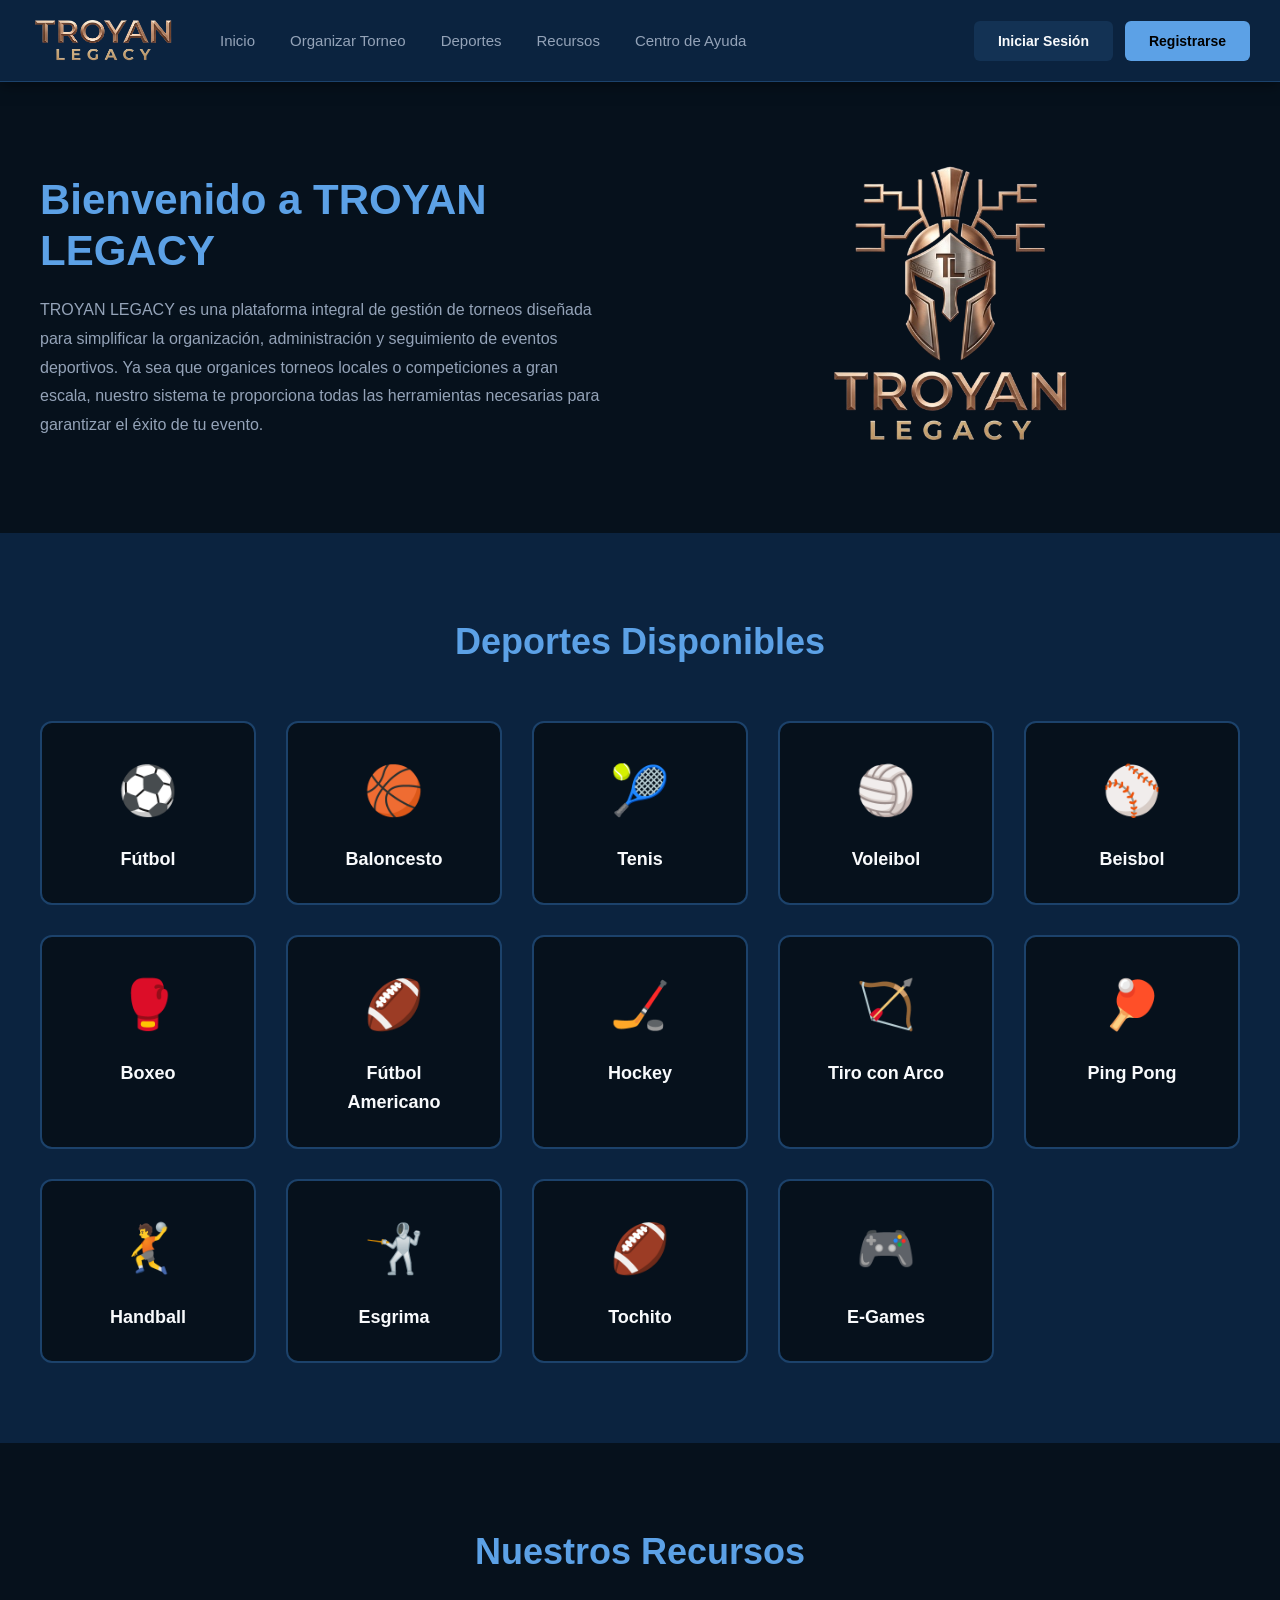
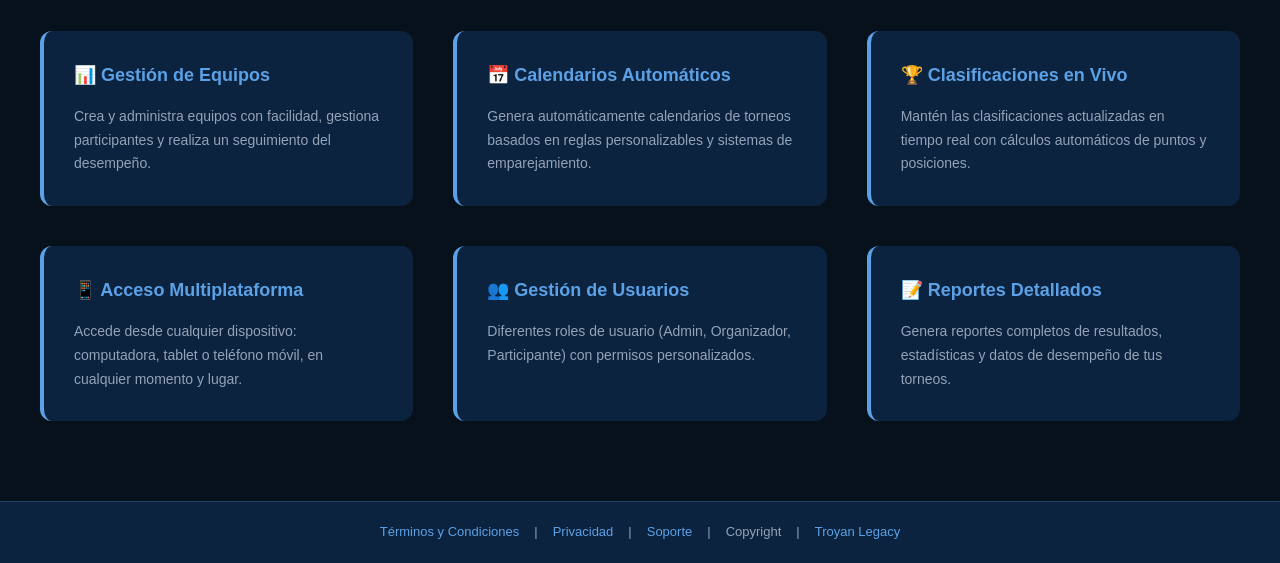
<file: index.html>
<!DOCTYPE html>
<html lang="es">
<head>
    <meta charset="UTF-8">
    <meta name="viewport" content="width=device-width, initial-scale=1.0">
    <title>Gestión de Torneos - TROYAN LEGACY</title>
    <link rel="stylesheet" href="css/styles.css">
</head>
<body class="home-page">

<!-- Barra Superior de Navegación -->
<nav class="navbar">
    <div class="navbar-container">
        <div class="navbar-logo">
            <img src="img/tl_letters.png" alt="TROYAN LEGACY" class="logo-img">
        </div>
        
        <div class="navbar-menu">
            <a href="#inicio" class="nav-link">Inicio</a>
            <a href="login.html" class="nav-link">Organizar Torneo</a>
            <a href="#deportes" class="nav-link">Deportes</a>
            <a href="#recursos" class="nav-link">Recursos</a>
            <a href="ayuda.html" class="nav-link">Centro de Ayuda</a>
        </div>
        
        <div class="navbar-buttons">
            <button class="btn btn-secondary" onclick="window.location.href='login.html'">Iniciar Sesión</button>
            <button class="btn btn-primary" onclick="window.location.href='signin.html'">Registrarse</button>
        </div>
    </div>
</nav>

<!-- Sección de Introducción -->
<section class="intro-section" id="inicio">
    <div class="intro-container">
        <div class="intro-text">
            <h1>Bienvenido a TROYAN LEGACY</h1>
            <p>
                TROYAN LEGACY es una plataforma integral de gestión de torneos diseñada para simplificar la 
                organización, administración y seguimiento de eventos deportivos. Ya sea que organices torneos 
                locales o competiciones a gran escala, nuestro sistema te proporciona todas las herramientas 
                necesarias para garantizar el éxito de tu evento.
            </p>
        </div>
        <div class="intro-image">
            <img src="img/tl_logo1.png" alt="Ilustración" class="intro-img">
        </div>
    </div>
</section>

<!-- Sección de Deportes -->
<section class="sports-section" id="deportes">
    <div class="section-container">
        <h2>Deportes Disponibles</h2>
        <div class="sports-grid">
            <div class="sport-card">
                <div class="sport-icon">⚽</div>
                <h3>Fútbol</h3>
            </div>
            <div class="sport-card">
                <div class="sport-icon">🏀</div>
                <h3>Baloncesto</h3>
            </div>
            <div class="sport-card">
                <div class="sport-icon">🎾</div>
                <h3>Tenis</h3>
            </div>
            <div class="sport-card">
                <div class="sport-icon">🏐</div>
                <h3>Voleibol</h3>
            </div>
            <div class="sport-card">
                <div class="sport-icon">⚾</div>
                <h3>Beisbol</h3>
            </div>
            <div class="sport-card">
                <div class="sport-icon">🥊</div>
                <h3>Boxeo</h3>
            </div>
            <div class="sport-card">
                <div class="sport-icon">🏈</div>
                <h3>Fútbol Americano</h3>
            </div>
            <div class="sport-card">
                <div class="sport-icon">🏒</div>
                <h3>Hockey</h3>
            </div>
            <div class="sport-card">
                <div class="sport-icon">🏹</div>
                <h3>Tiro con Arco</h3>
            </div>
            <div class="sport-card">
                <div class="sport-icon">🏓</div>
                <h3>Ping Pong</h3>
            </div>
            <div class="sport-card">
                <div class="sport-icon">🤾</div>
                <h3>Handball</h3>
            </div>
            <div class="sport-card">
                <div class="sport-icon">🤺</div>
                <h3>Esgrima</h3>
            </div>
            <div class="sport-card">
                <div class="sport-icon">🏈</div>
                <h3>Tochito</h3>
            </div>
            <div class="sport-card">
                <div class="sport-icon">🎮</div>
                <h3>E-Games</h3>
            </div>
        </div>
    </div>
</section>

<!-- Sección de Recursos -->
<section class="resources-section" id="recursos">
    <div class="section-container">
        <h2>Nuestros Recursos</h2>
        <div class="resources-list">
            <div class="resource-item">
                <h3>📊 Gestión de Equipos</h3>
                <p>Crea y administra equipos con facilidad, gestiona participantes y realiza un seguimiento del desempeño.</p>
            </div>
            <div class="resource-item">
                <h3>📅 Calendarios Automáticos</h3>
                <p>Genera automáticamente calendarios de torneos basados en reglas personalizables y sistemas de emparejamiento.</p>
            </div>
            <div class="resource-item">
                <h3>🏆 Clasificaciones en Vivo</h3>
                <p>Mantén las clasificaciones actualizadas en tiempo real con cálculos automáticos de puntos y posiciones.</p>
            </div>
            <div class="resource-item">
                <h3>📱 Acceso Multiplataforma</h3>
                <p>Accede desde cualquier dispositivo: computadora, tablet o teléfono móvil, en cualquier momento y lugar.</p>
            </div>
            <div class="resource-item">
                <h3>👥 Gestión de Usuarios</h3>
                <p>Diferentes roles de usuario (Admin, Organizador, Participante) con permisos personalizados.</p>
            </div>
            <div class="resource-item">
                <h3>📝 Reportes Detallados</h3>
                <p>Genera reportes completos de resultados, estadísticas y datos de desempeño de tus torneos.</p>
            </div>
        </div>
    </div>
</section>

<!-- Footer -->
<footer class="footer">
    <div class="footer-content">
        <a href="terminos.html" class="footer-link">Términos y Condiciones</a>
        <span class="footer-separator">|</span>
        <a href="privacidad.html" class="footer-link">Privacidad</a>
        <span class="footer-separator">|</span>
        <a href="ayuda.html" class="footer-link">Soporte</a>
        <span class="footer-separator">|</span>
        <span class="footer-text">Copyright</span>
        <span class="footer-separator">|</span>
        <a href="index.html" class="footer-link">Troyan Legacy</a>
    </div>
</footer>

</body>
</html>
</file>
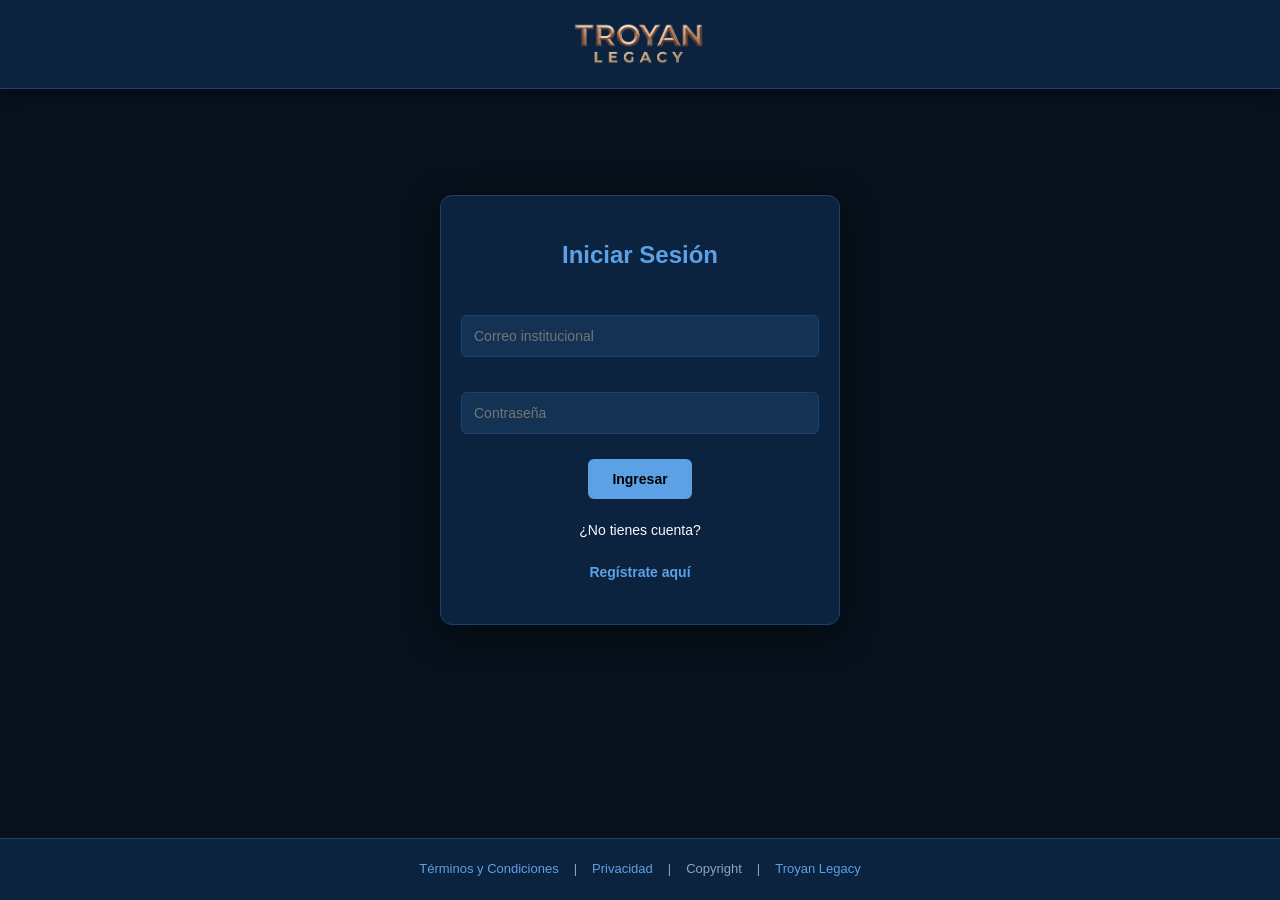
<file: admin.html>
<!DOCTYPE html>
<html lang="es">
<head>
    <meta charset="UTF-8">
    <meta name="viewport" content="width=device-width, initial-scale=1.0">
    <title>Administración - Gestión de Torneos</title>
    <link rel="stylesheet" href="css/styles.css">
</head>
<body>

<div class="main-layout">
    <aside class="sidebar">
        <div class="sidebar-header">
            <img src="img/tl_letters.png" alt="TROYAN LEGACY" class="sidebar-logo">
        </div>
        <nav>
            <ul class="sidebar-nav">
                <li><a href="dashboard.html">📊 Dashboard</a></li>
                <li><a href="torneos.html">🏅 Torneos</a></li>
                <li><a href="equipos.html">👥 Equipos</a></li>
                <li><a href="calendario.html">📅 Calendario</a></li>
                <li><a href="resultados.html">📈 Resultados</a></li>
                <li><a href="perfil.html">👤 Mi Perfil</a></li>
                <li><a href="admin.html">⚙️ Administración</a></li>
                <li><a href="ayuda-logueado.html">❓ Centro de Ayuda</a></li>
            </ul>
        </nav>
        <div class="user-info">
            <p id="userName" class="user-name-text"></p>
            <p id="userRole" class="user-role-text"></p>
            
            <button id="themeToggleBtn" onclick="app.toggleTheme()" class="theme-toggle-btn">
                ☀️ Modo Claro
            </button>
            <button class="logout-btn" onclick="app.logout()">Cerrar Sesión</button>
        </div>
    </aside>

    <div class="main-content">
        <div class="header">
            <h1>Panel de Administración (Conectado a BD)</h1>
        </div>

        <div class="content">
            <div id="alert" class="alert"></div>

            <div class="card-grid">
                <div class="card-item">
                    <h4>Total de Torneos</h4>
                    <p style="font-size: 28px; color: #10b981; font-weight: bold;" id="totalTournamentsAdmin">0</p>
                </div>
                <div class="card-item">
                    <h4>Total de Equipos</h4>
                    <p style="font-size: 28px; color: #f59e0b; font-weight: bold;" id="totalTeamsAdmin">0</p>
                </div>
                <div class="card-item">
                    <h4>Total de Partidos</h4>
                    <p style="font-size: 28px; color: #8b5cf6; font-weight: bold;" id="totalMatchesAdmin">0</p>
                </div>
            </div>

            <div class="admin-tabs">
                <button class="admin-tab-btn active" onclick="switchTab('tournaments')">🏅 Torneos</button>
                <button class="admin-tab-btn" onclick="switchTab('teams')">👨‍👩‍👧‍👦 Equipos</button>
                <button class="admin-tab-btn" onclick="switchTab('reports')">📊 Reportes</button>
                <button class="admin-tab-btn" onclick="switchTab('settings')">⚙️ Base de Datos</button>
            </div>

            <div id="tournaments-tab" class="tab-content active">
                <div class="card">
                    <h3>Gestión de Torneos</h3>
                    <table class="responsive-table">
                        <thead>
                            <tr>
                                <th>Nombre</th>
                                <th>Deporte</th>
                                <th>Inicio</th>
                                <th>Fin</th>
                                <th>Estado</th>
                                <th>Equipos</th>
                                <th>Acciones</th>
                            </tr>
                        </thead>
                        <tbody id="tournamentsAdminTable">
                            <tr>
                                <td colspan="7" style="text-align: center; color: #cbd5e1;">Cargando torneos...</td>
                            </tr>
                        </tbody>
                    </table>
                </div>
            </div>

            <div id="teams-tab" class="tab-content">
                <div class="card">
                    <h3>Gestión de Equipos</h3>
                    <table class="responsive-table">
                        <thead>
                            <tr>
                                <th>ID</th>
                                <th>Nombre del Equipo</th>
                                <th>Miembros Totales</th>
                                <th>Acciones</th>
                            </tr>
                        </thead>
                        <tbody id="teamsAdminTable">
                            <tr>
                                <td colspan="4" style="text-align: center; color: #cbd5e1;">Cargando equipos...</td>
                            </tr>
                        </tbody>
                    </table>
                </div>
            </div>

            <div id="reports-tab" class="tab-content">
                <div class="card">
                    <h3>Reportes y Estadísticas del Servidor</h3>

                    <div style="margin-bottom: 30px;">
                        <h4 style="color: #38bdf8; margin-bottom: 15px;">Participación en Torneos</h4>
                        <table class="responsive-table">
                            <thead>
                                <tr>
                                    <th>Torneo</th>
                                    <th>Equipos Inscritos</th>
                                </tr>
                            </thead>
                            <tbody id="participationTable"></tbody>
                        </table>
                    </div>

                    <div style="margin-bottom: 30px;">
                        <h4 style="color: #38bdf8; margin-bottom: 15px;">Estadísticas de Partidos</h4>
                        <div style="background: var(--card-bg); padding: 15px; border-radius: 8px; border: 1px solid var(--border-color);">
                            <p style="margin-bottom: 8px;"><strong>Partidos Programados:</strong> <span id="scheduledMatches" style="color: #f59e0b; font-weight: bold; font-size: 18px;">0</span></p>
                            <p style="margin-bottom: 8px;"><strong>Partidos En Curso:</strong> <span id="inProgressMatches" style="color: #38bdf8; font-weight: bold; font-size: 18px;">0</span></p>
                            <p><strong>Partidos Finalizados:</strong> <span id="playedMatches" style="color: #10b981; font-weight: bold; font-size: 18px;">0</span></p>
                        </div>
                    </div>
                </div>
            </div>

            <div id="settings-tab" class="tab-content">
                <div class="card">
                    <h3>Administración Avanzada (Django)</h3>
                    <p style="margin-bottom: 20px; color: var(--text-color);">Al estar conectados a una base de datos real (MySQL/SQLite), las funciones de eliminación masiva, respaldos de base de datos y gestión de usuarios y roles deben realizarse directamente desde el panel de seguridad de Django.</p>
                    
                    <div style="margin-bottom: 30px;">
                        <h4 style="color: #38bdf8; margin-bottom: 15px;">Acciones de Servidor</h4>
                        <div id="admin-panel-box" class="btn-group" style="flex-direction: column;">
                            <a href="https://backend-troyan-legacy.onrender.com/admin/" target="_blank" class="btn btn-primary" style="text-align: center; margin-bottom: 15px; padding: 12px; font-size: 16px;">
                                🛡️ Abrir Panel de Django Admin
                            </a>
                        </div>
                    </div>

                    <div style="margin-bottom: 30px;">
                        <h4 style="color: #38bdf8; margin-bottom: 15px;">Estado de la Conexión</h4>
                        <table style="width: 100%; border-collapse: collapse;">
                            <tr>
                                <td style="padding: 8px 0; border-bottom: 1px solid var(--border-color);"><strong>Base de Datos:</strong></td>
                                <td style="padding: 8px 0; border-bottom: 1px solid var(--border-color); color: #10b981;">Conectado (Neon PostgreSQL / Render Backend)</td>
                            </tr>
                            <tr>
                                <td style="padding: 8px 0; border-bottom: 1px solid var(--border-color);"><strong>URL del API:</strong></td>
                                <td style="padding: 8px 0; border-bottom: 1px solid var(--border-color);">https://backend-troyan-legacy.onrender.com/api/</td>
                            </tr>
                        </table>
                    </div>
                </div>
            </div>
        </div>
    </div>
</div>

<script src="js/app.js"></script>
<script>
document.addEventListener('DOMContentLoaded', async () => {
    // 1. Verificación básica de sesión
    if (!app.checkAuth()) return;
    
    // 2. Inicialización común
    app.initializeNavigation();

    // 3. Lógica de Administración (Ocultar/Mostrar elementos)
    if (app.isAdmin()) {
        // Mostrar elementos de admin
        const adminBox = document.getElementById('admin-panel-box');
        if (adminBox) adminBox.style.display = 'block';

        // Cargar los datos específicos del admin
        loadAdminData();
    } else {
        // 4. Si no es admin, redirigir inmediatamente
        window.location.href = 'dashboard.html';
    }
});

function switchTab(tabName) {
    document.querySelectorAll('.tab-content').forEach(tab => tab.classList.remove('active'));
    document.querySelectorAll('.admin-tab-btn').forEach(btn => btn.classList.remove('active'));
    document.getElementById(tabName + '-tab').classList.add('active');
    event.target.classList.add('active');
}

// 🔥 CARGA TODOS LOS DATOS DESDE DJANGO API
async function loadAdminData() {
    try {
        const [tournaments, teams, matches] = await Promise.all([
            app.fetchAPI('/tournaments/').catch(() => []),
            app.fetchAPI('/teams/').catch(() => []),
            app.fetchAPI('/matches/').catch(() => [])
        ]);

        // 1. Estadísticas Generales (Sin Usuarios)
        document.getElementById('totalTournamentsAdmin').textContent = tournaments.length;
        document.getElementById('totalTeamsAdmin').textContent = teams.length;
        document.getElementById('totalMatchesAdmin').textContent = matches.length;

        // 2. Tablas
        renderTournamentsTable(tournaments);
        renderTeamsTable(teams);
        
        // 3. Reportes
        generateReports(tournaments, matches);

    } catch (error) {
        app.showAlert('Error al conectar con la base de datos', 'danger');
        console.error(error);
    }
}

function renderTournamentsTable(tournaments) {
    const tbody = document.getElementById('tournamentsAdminTable');
    tbody.innerHTML = '';
    
    if(tournaments.length === 0) {
        tbody.innerHTML = '<tr><td colspan="7" style="text-align: center;">No hay torneos registrados.</td></tr>';
        return;
    }

    tournaments.forEach(tournament => {
        const teamsCount = tournament.teams ? tournament.teams.length : 0;
        const row = document.createElement('tr');
        row.innerHTML = `
            <td>${tournament.name}</td>
            <td>${tournament.sport}</td>
            <td>${app.formatDate(tournament.startDate || tournament.start_date)}</td>
            <td>${app.formatDate(tournament.endDate || tournament.end_date)}</td>
            <td><span style="color: #10b981; font-weight: bold;">${tournament.status}</span></td>
            <td>${teamsCount}/${tournament.maxTeams || tournament.max_teams}</td>
            <td>
                <button class="btn btn-danger btn-sm" onclick="deleteTournamentAdmin(${tournament.id})">Eliminar</button>
            </td>
        `;
        tbody.appendChild(row);
    });
}

function renderTeamsTable(teams) {
    const tbody = document.getElementById('teamsAdminTable');
    tbody.innerHTML = '';
    
    if(teams.length === 0) {
        tbody.innerHTML = '<tr><td colspan="4" style="text-align: center;">No hay equipos registrados.</td></tr>';
        return;
    }

    teams.forEach(team => {
        const membersCount = team.members ? team.members.length : 0;
        const row = document.createElement('tr');
        row.innerHTML = `
            <td>#${team.id}</td>
            <td><strong>${team.name}</strong></td>
            <td>👥 ${membersCount} Jugadores</td>
            <td>
                <button class="btn btn-danger btn-sm" onclick="deleteTeamAdmin(${team.id})">Eliminar</button>
            </td>
        `;
        tbody.appendChild(row);
    });
}

function generateReports(tournaments, matches) {
    const participationTable = document.getElementById('participationTable');
    participationTable.innerHTML = '';

    tournaments.forEach(tournament => {
        const teamsCount = tournament.teams ? tournament.teams.length : 0;
        const row = document.createElement('tr');
        row.innerHTML = `
            <td>${tournament.name}</td>
            <td><span style="color: #38bdf8; font-weight: bold;">${teamsCount}</span> equipos</td>
        `;
        participationTable.appendChild(row);
    });

    const scheduledCount = matches.filter(m => m.status === 'scheduled').length;
    const inProgressCount = matches.filter(m => m.status === 'in_progress').length;
    const playedCount = matches.filter(m => m.status === 'finished' || m.status === 'played').length;

    document.getElementById('scheduledMatches').textContent = scheduledCount;
    document.getElementById('inProgressMatches').textContent = inProgressCount;
    document.getElementById('playedMatches').textContent = playedCount;
}

async function deleteTournamentAdmin(id) {
    if(!confirm('¿Estás seguro de eliminar este torneo? Se borrarán sus partidos.')) return;
    try {
        await app.fetchAPI(`/tournaments/${id}/`, { method: 'DELETE' });
        app.showAlert('Torneo eliminado', 'success');
        loadAdminData();
    } catch (e) {
        app.showAlert('Error al eliminar', 'danger');
    }
}

async function deleteTeamAdmin(id) {
    if(!confirm('¿Estás seguro de eliminar este equipo?')) return;
    try {
        await app.fetchAPI(`/teams/${id}/`, { method: 'DELETE' });
        app.showAlert('Equipo eliminado', 'success');
        loadAdminData();
    } catch (e) {
        app.showAlert('Error al eliminar', 'danger');
    }
}
</script>

<footer class="footer">
    <div class="footer-content">
        <a href="terminos.html" class="footer-link">Términos y Condiciones</a>
        <span class="footer-separator">|</span>
        <a href="privacidad.html" class="footer-link">Privacidad</a>
        <span class="footer-separator">|</span>
        <a href="ayuda-logueado.html" class="footer-link">Soporte</a>
        <span class="footer-separator">|</span>
        <span class="footer-text">Copyright</span>
        <span class="footer-separator">|</span>
        <a href="index.html" class="footer-link">Troyan Legacy</a>
    </div>
</footer>

</body>
</html>
</file>
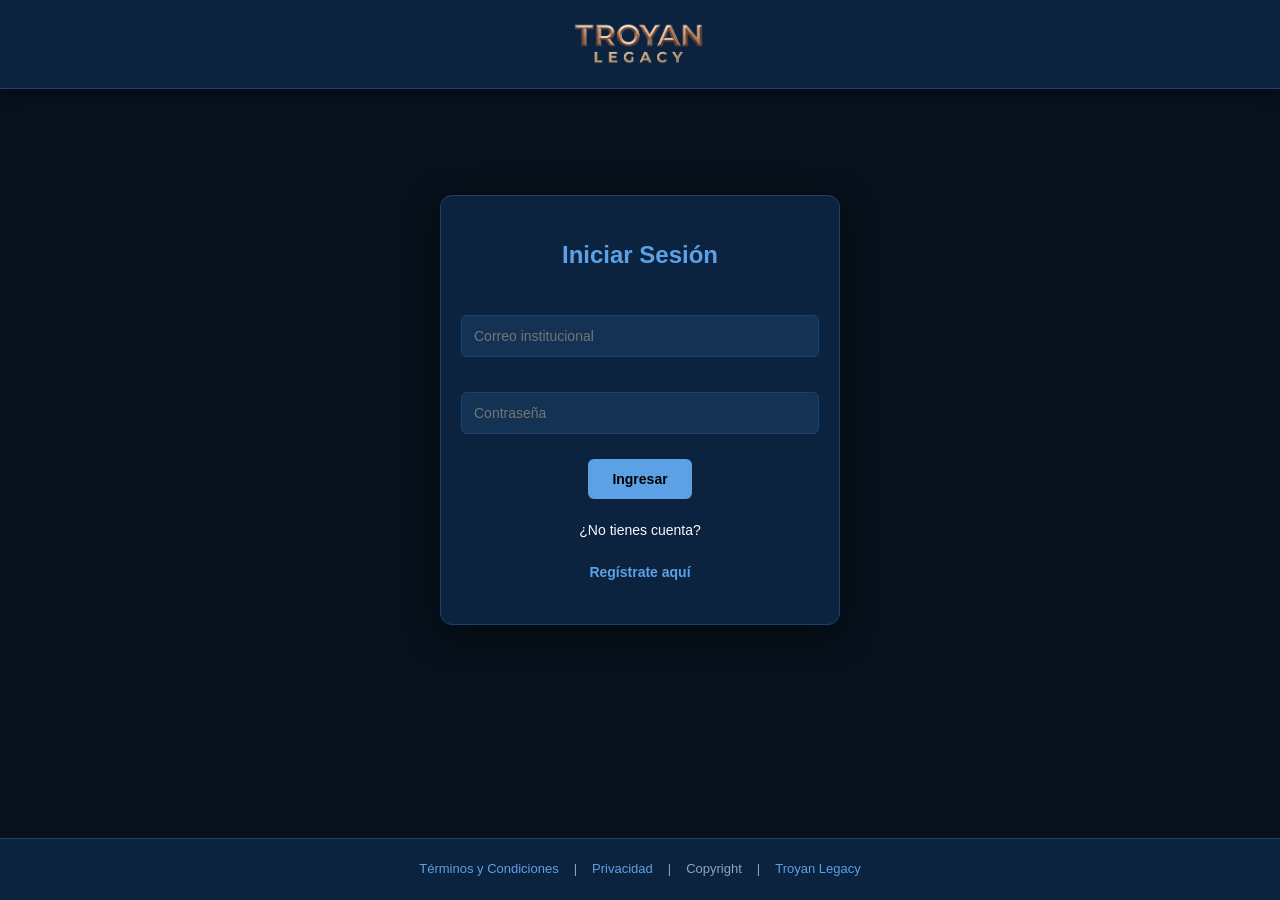
<file: ayuda-logueado.html>
<!DOCTYPE html>
<html lang="es">
<head>
    <meta charset="UTF-8">
    <meta name="viewport" content="width=device-width, initial-scale=1.0">
    <title>Centro de Ayuda - Gestión de Torneos</title>
    <link rel="stylesheet" href="css/styles.css">
</head>
<body>

<div class="main-layout">
    <!-- SIDEBAR -->
    <aside class="sidebar">
        <div class="sidebar-header">
            <img src="img/tl_letters.png" alt="TROYAN LEGACY" class="sidebar-logo">
        </div>
        <nav>
            <ul class="sidebar-nav">
                <li><a href="dashboard.html">📊 Dashboard</a></li>
                <li><a href="torneos.html">🏅 Torneos</a></li>
                <li><a href="equipos.html">👥 Equipos</a></li>
                <li><a href="calendario.html">📅 Calendario</a></li>
                <li><a href="resultados.html">📈 Resultados</a></li>
                <li><a href="perfil.html">👤 Mi Perfil</a></li>
                <li id="adminLink" style="display:none;"><a href="admin.html">⚙️ Administración</a></li>
                <li><a href="ayuda-logueado.html">❓ Centro de Ayuda</a></li>
            </ul>
        </nav>
        <div class="user-info">
            <p id="userName" class="user-name-text"></p>
            <p id="userRole" class="user-role-text"></p>
            
            <!-- EL BOTÓN DEL TEMA -->
            <button id="themeToggleBtn" onclick="app.toggleTheme()" class="theme-toggle-btn">
                ☀️ Modo Claro
            </button>
            
            <button class="logout-btn" onclick="app.logout()">Cerrar Sesión</button>
        </div>
    </aside>

    <!-- MAIN CONTENT -->
    <div class="main-content">
        <div class="header">
            <h1>Centro de Ayuda</h1>
            <p>¿Necesitas ayuda? Consulta nuestras preguntas frecuentes o charla con nuestro asistente</p>
        </div>

        <div class="content">
            <div id="alert" class="alert"></div>

            <!-- Sección de Tabs -->
            <div class="help-tabs">
                <button class="tab-btn active" onclick="switchTab('faq')">📋 Preguntas Frecuentes</button>
                <button class="tab-btn" onclick="switchTab('chatbot')">💬 Chatbot</button>
            </div>

            <!-- TAB: FAQ -->
            <div id="faq" class="tab-content active">
                <div class="faq-section">
                    <h2>Preguntas Frecuentes</h2>
                    <div class="faq-item">
                        <div class="faq-question" onclick="toggleFAQ(this)">
                            <span class="faq-icon">+</span>
                            <h3>¿Cómo creo una cuenta?</h3>
                        </div>
                        <div class="faq-answer">
                            <p>Para crear una cuenta, haz clic en el botón "Registrarse" en la página principal. Completa tu nombre, correo electrónico y contraseña. ¡Listo! Ya podrás acceder a la plataforma.</p>
                        </div>
                    </div>

                    <div class="faq-item">
                        <div class="faq-question" onclick="toggleFAQ(this)">
                            <span class="faq-icon">+</span>
                            <h3>¿Cómo creo un torneo?</h3>
                        </div>
                        <div class="faq-answer">
                            <p>Inicia sesión y ve a la sección "Torneos". Haz clic en "Crear Torneo", selecciona el deporte, configura los equipos participantes y establece las fechas. El sistema generará automáticamente el calendario.</p>
                        </div>
                    </div>

                    <div class="faq-item">
                        <div class="faq-question" onclick="toggleFAQ(this)">
                            <span class="faq-icon">+</span>
                            <h3>¿Puedo cambiar mi contraseña?</h3>
                        </div>
                        <div class="faq-answer">
                            <p>Sí. Ve a tu perfil de usuario (Mi Perfil) y busca la opción "Cambiar Contraseña". Proporciona tu contraseña actual y la nueva que deseas establecer.</p>
                        </div>
                    </div>

                    <div class="faq-item">
                        <div class="faq-question" onclick="toggleFAQ(this)">
                            <span class="faq-icon">+</span>
                            <h3>¿Cómo agrego equipos a un torneo?</h3>
                        </div>
                        <div class="faq-answer">
                            <p>Dentro del torneo, ve a la sección "Equipos". Puedes crear nuevos equipos o agregar equipos ya existentes en la plataforma. Define el nombre, los jugadores y la información de contacto.</p>
                        </div>
                    </div>

                    <div class="faq-item">
                        <div class="faq-question" onclick="toggleFAQ(this)">
                            <span class="faq-icon">+</span>
                            <h3>¿Cómo registro los resultados de los partidos?</h3>
                        </div>
                        <div class="faq-answer">
                            <p>En la sección "Resultados", encuentra el partido que deseas actualizar. Ingresa el marcador final, goles/puntos de cada equipo y otros detalles relevantes. Los cambios se reflejarán automáticamente en la clasificación.</p>
                        </div>
                    </div>

                    <div class="faq-item">
                        <div class="faq-question" onclick="toggleFAQ(this)">
                            <span class="faq-icon">+</span>
                            <h3>¿Qué deportes soporta la plataforma?</h3>
                        </div>
                        <div class="faq-answer">
                            <p>Soportamos múltiples deportes: Fútbol, Baloncesto, Tenis, Voleibol, Beisbol, Boxeo, Fútbol Americano, Hockey, Hockey sobre Pasto, Cricket, Lacrosse, Esgrima, Golf e Hipismo. ¡Y más pueden agregarse!</p>
                        </div>
                    </div>

                    <div class="faq-item">
                        <div class="faq-question" onclick="toggleFAQ(this)">
                            <span class="faq-icon">+</span>
                            <h3>¿Puedo generar reportes?</h3>
                        </div>
                        <div class="faq-answer">
                            <p>Sí. En cada torneo, encontrarás la opción "Generar Reporte" que te permite descargar un documento completo con estadísticas, clasificaciones y resultados de todos los partidos.</p>
                        </div>
                    </div>

                    <div class="faq-item">
                        <div class="faq-question" onclick="toggleFAQ(this)">
                            <span class="faq-icon">+</span>
                            <h3>¿Es segura mi información?</h3>
                        </div>
                        <div class="faq-answer">
                            <p>Sí. Utilizamos encriptación de datos y medidas de seguridad avanzadas para proteger tu información personal. Consulta nuestra política de privacidad para más detalles.</p>
                        </div>
                    </div>

                    <div class="faq-item">
                        <div class="faq-question" onclick="toggleFAQ(this)">
                            <span class="faq-icon">+</span>
                            <h3>¿Cómo contacto al soporte?</h3>
                        </div>
                        <div class="faq-answer">
                            <p>Puedes usar el chatbot en esta página para consultas rápidas, o enviarnos un correo a soporte@troyanlegacy.com para problemas más complejos. Respondemos en menos de 24 horas.</p>
                        </div>
                    </div>
                </div>
            </div>

            <!-- TAB: CHATBOT -->
            <div id="chatbot" class="tab-content">
                <div class="chatbot-section">
                    <h2>Asistente Virtual</h2>
                    <p>¡Hola! Soy tu asistente virtual. Escribe tu pregunta y te ayudaré.</p>
                    <div class="chatbot-container">
                        <div id="chatMessages" class="chat-messages">
                            <div class="message bot-message">
                                <p>¡Hola! ¿En qué puedo ayudarte hoy?</p>
                            </div>
                        </div>
                        <div class="chat-input-container">
                            <input type="text" id="chatInput" placeholder="Escribe tu mensaje..." onkeypress="handleKeyPress(event)">
                            <button onclick="sendMessage()" class="btn btn-primary">Enviar</button>
                        </div>
                    </div>
                </div>
            </div>
        </div>
    </div>
</div>

<script src="js/db.js"></script>
<script src="js/app.js"></script>
<script>
document.addEventListener('DOMContentLoaded', function() {
    app.checkAuth();
    
    const currentUser = db.getCurrentUser();
    if (currentUser) {
        document.getElementById('userName').textContent = currentUser.name;
        document.getElementById('userRole').textContent = `Rol: ${currentUser.role}`;

        if (app.isAdmin()) {
            document.getElementById('adminLink').style.display = 'block';
        }
    }

    app.initializeNavigation();
});

function switchTab(tabName) {
    // Hide all content
    const contents = document.querySelectorAll('.tab-content');
    contents.forEach(content => content.classList.remove('active'));

    // Remove active class from buttons
    const buttons = document.querySelectorAll('.tab-btn');
    buttons.forEach(btn => btn.classList.remove('active'));

    // Show selected tab
    document.getElementById(tabName).classList.add('active');
    event.target.classList.add('active');
}

function toggleFAQ(element) {
    const faqItem = element.parentElement;
    faqItem.classList.toggle('open');
    
    const icon = element.querySelector('.faq-icon');
    icon.textContent = faqItem.classList.contains('open') ? '−' : '+';
}

function handleKeyPress(event) {
    if (event.key === 'Enter') {
        sendMessage();
    }
}

function sendMessage() {
    const input = document.getElementById('chatInput');
    const message = input.value.trim();
    if (!message) return;

    // Add user message
    addMessage(message, 'user');
    input.value = '';

    // Simulate bot response
    setTimeout(() => {
        const response = getBotResponse(message);
        addMessage(response, 'bot');
    }, 1000);
}

function addMessage(text, sender) {
    const messages = document.getElementById('chatMessages');
    const messageDiv = document.createElement('div');
    messageDiv.className = `message ${sender}-message`;
    messageDiv.innerHTML = `<p>${text}</p>`;
    messages.appendChild(messageDiv);
    messages.scrollTop = messages.scrollHeight;
}

function getBotResponse(message) {
    const lowerMessage = message.toLowerCase();
    
    if (lowerMessage.includes('torneo') || lowerMessage.includes('crear')) {
        return 'Para crear un torneo, ve a la sección "Torneos" en el menú lateral, haz clic en "Crear Torneo" y completa la información requerida.';
    } else if (lowerMessage.includes('equipo') || lowerMessage.includes('unirse')) {
        return 'Para unirte a un torneo, ve a la sección "Torneos", selecciona un torneo y haz clic en "Unirse". Completa la información de tu equipo.';
    } else if (lowerMessage.includes('contraseña') || lowerMessage.includes('cambiar')) {
        return 'Para cambiar tu contraseña, ve a "Mi Perfil" y busca la opción "Cambiar Contraseña".';
    } else if (lowerMessage.includes('resultado') || lowerMessage.includes('partido')) {
        return 'Para registrar resultados, ve a la sección "Resultados" y actualiza el marcador del partido correspondiente.';
    } else if (lowerMessage.includes('ayuda') || lowerMessage.includes('soporte')) {
        return 'Puedes consultar las preguntas frecuentes en esta página o enviarme un mensaje más específico.';
    } else {
        return 'Lo siento, no entiendo tu pregunta. Intenta reformularla o consulta las preguntas frecuentes.';
    }
}
</script>

<!-- Footer -->
<footer class="footer">
    <div class="footer-content">
        <a href="terminos.html" class="footer-link">Términos y Condiciones</a>
        <span class="footer-separator">|</span>
        <a href="privacidad.html" class="footer-link">Privacidad</a>
        <span class="footer-separator">|</span>
        <a href="ayuda-logueado.html" class="footer-link">Soporte</a>
        <span class="footer-separator">|</span>
        <span class="footer-text">Copyright</span>
        <span class="footer-separator">|</span>
        <a href="index.html" class="footer-link">Troyan Legacy</a>
    </div>
</footer>

</body>
</html>
</file>
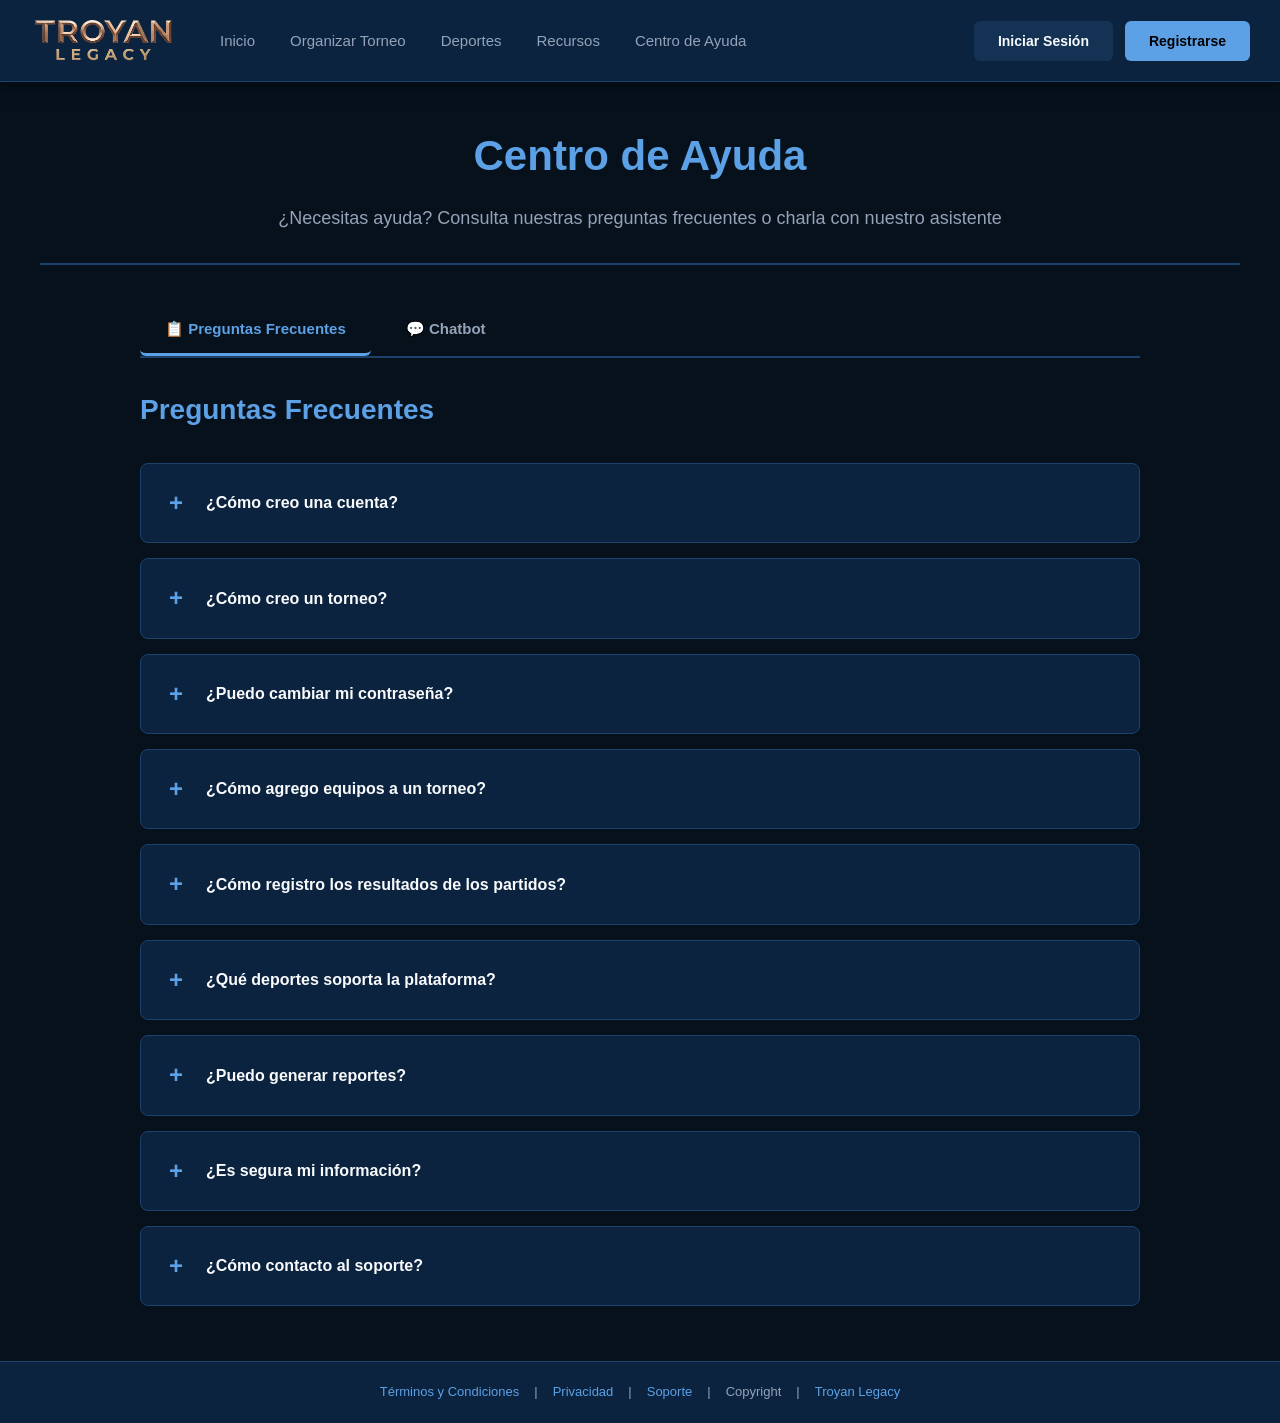
<file: ayuda.html>
<!DOCTYPE html>
<html lang="es">
<head>
    <meta charset="UTF-8">
    <meta name="viewport" content="width=device-width, initial-scale=1.0">
    <title>Centro de Ayuda - Gestión de Torneos</title>
    <link rel="stylesheet" href="css/styles.css">
</head>
<body class="help-page">

<!-- Navbar -->
<nav class="navbar">
    <div class="navbar-container">
        <div class="navbar-logo">
            <img src="img/tl_letters.png" alt="TROYAN LEGACY" class="logo-img">
        </div>
        
        <div class="navbar-menu">
            <a href="index.html" class="nav-link">Inicio</a>
            <a href="index.html#organizar" class="nav-link">Organizar Torneo</a>
            <a href="index.html#deportes" class="nav-link">Deportes</a>
            <a href="index.html#recursos" class="nav-link">Recursos</a>
            <a href="ayuda.html" class="nav-link">Centro de Ayuda</a>
        </div>
        
        <div class="navbar-buttons">
            <button class="btn btn-secondary" onclick="window.location.href='login.html'">Iniciar Sesión</button>
            <button class="btn btn-primary" onclick="window.location.href='signin.html'">Registrarse</button>
        </div>
    </div>
</nav>

<!-- Contenido de Ayuda -->
<div class="help-container">
    <div class="help-header">
        <h1>Centro de Ayuda</h1>
        <p>¿Necesitas ayuda? Consulta nuestras preguntas frecuentes o charla con nuestro asistente</p>
    </div>

    <div class="help-content">
        <!-- Sección de Tabs -->
        <div class="help-tabs">
            <button class="tab-btn active" onclick="switchTab('faq')">📋 Preguntas Frecuentes</button>
            <button class="tab-btn" onclick="switchTab('chatbot')">💬 Chatbot</button>
        </div>

        <!-- TAB: FAQ -->
        <div id="faq" class="tab-content active">
            <div class="faq-section">
                <h2>Preguntas Frecuentes</h2>

                <div class="faq-item">
                    <div class="faq-question" onclick="toggleFAQ(this)">
                        <span class="faq-icon">+</span>
                        <h3>¿Cómo creo una cuenta?</h3>
                    </div>
                    <div class="faq-answer">
                        <p>Para crear una cuenta, haz clic en el botón "Registrarse" en la página principal. Completa tu nombre, correo electrónico y contraseña. ¡Listo! Ya podrás acceder a la plataforma.</p>
                    </div>
                </div>

                <div class="faq-item">
                    <div class="faq-question" onclick="toggleFAQ(this)">
                        <span class="faq-icon">+</span>
                        <h3>¿Cómo creo un torneo?</h3>
                    </div>
                    <div class="faq-answer">
                        <p>Inicia sesión y ve a la sección "Torneos". Haz clic en "Crear Torneo", selecciona el deporte, configura los equipos participantes y establece las fechas. El sistema generará automáticamente el calendario.</p>
                    </div>
                </div>

                <div class="faq-item">
                    <div class="faq-question" onclick="toggleFAQ(this)">
                        <span class="faq-icon">+</span>
                        <h3>¿Puedo cambiar mi contraseña?</h3>
                    </div>
                    <div class="faq-answer">
                        <p>Sí. Ve a tu perfil de usuario (Mi Perfil) y busca la opción "Cambiar Contraseña". Proporciona tu contraseña actual y la nueva que deseas establecer.</p>
                    </div>
                </div>

                <div class="faq-item">
                    <div class="faq-question" onclick="toggleFAQ(this)">
                        <span class="faq-icon">+</span>
                        <h3>¿Cómo agrego equipos a un torneo?</h3>
                    </div>
                    <div class="faq-answer">
                        <p>Dentro del torneo, ve a la sección "Equipos". Puedes crear nuevos equipos o agregar equipos ya existentes en la plataforma. Define el nombre, los jugadores y la información de contacto.</p>
                    </div>
                </div>

                <div class="faq-item">
                    <div class="faq-question" onclick="toggleFAQ(this)">
                        <span class="faq-icon">+</span>
                        <h3>¿Cómo registro los resultados de los partidos?</h3>
                    </div>
                    <div class="faq-answer">
                        <p>En la sección "Resultados", encuentra el partido que deseas actualizar. Ingresa el marcador final, goles/puntos de cada equipo y otros detalles relevantes. Los cambios se reflejarán automáticamente en la clasificación.</p>
                    </div>
                </div>

                <div class="faq-item">
                    <div class="faq-question" onclick="toggleFAQ(this)">
                        <span class="faq-icon">+</span>
                        <h3>¿Qué deportes soporta la plataforma?</h3>
                    </div>
                    <div class="faq-answer">
                        <p>Soportamos múltiples deportes: Fútbol, Baloncesto, Tenis, Voleibol, Beisbol, Boxeo, Fútbol Americano, Hockey, Hockey sobre Pasto, Cricket, Lacrosse, Esgrima, Golf e Hipismo. ¡Y más pueden agregarse!</p>
                    </div>
                </div>

                <div class="faq-item">
                    <div class="faq-question" onclick="toggleFAQ(this)">
                        <span class="faq-icon">+</span>
                        <h3>¿Puedo generar reportes?</h3>
                    </div>
                    <div class="faq-answer">
                        <p>Sí. En cada torneo, encontrarás la opción "Generar Reporte" que te permite descargar un documento completo con estadísticas, clasificaciones y resultados de todos los partidos.</p>
                    </div>
                </div>

                <div class="faq-item">
                    <div class="faq-question" onclick="toggleFAQ(this)">
                        <span class="faq-icon">+</span>
                        <h3>¿Es segura mi información?</h3>
                    </div>
                    <div class="faq-answer">
                        <p>Sí. Utilizamos encriptación de datos y medidas de seguridad avanzadas para proteger tu información personal. Consulta nuestra política de privacidad para más detalles.</p>
                    </div>
                </div>

                <div class="faq-item">
                    <div class="faq-question" onclick="toggleFAQ(this)">
                        <span class="faq-icon">+</span>
                        <h3>¿Cómo contacto al soporte?</h3>
                    </div>
                    <div class="faq-answer">
                        <p>Puedes usar el chatbot en esta página para consultas rápidas, o enviarnos un correo a soporte@troyanlegacy.com para problemas más complejos. Respondemos en menos de 24 horas.</p>
                    </div>
                </div>
            </div>
        </div>

        <!-- TAB: CHATBOT -->
        <div id="chatbot" class="tab-content">
            <div class="chatbot-section">
                <h2>Asistente Virtual</h2>
                <p>Próximamente: Nuestro chatbot inteligente estará disponible para responder tus preguntas de forma inmediata.</p>
                <div class="chatbot-placeholder">
                    <p>🤖 Chatbot en desarrollo...</p>
                    <p>Por ahora, consulta las preguntas frecuentes o envía un correo a soporte@troyanlegacy.com</p>
                </div>
            </div>
        </div>
    </div>
</div>

<!-- Footer -->
<footer class="footer">
    <div class="footer-content">
        <a href="terminos.html" class="footer-link">Términos y Condiciones</a>
        <span class="footer-separator">|</span>
        <a href="privacidad.html" class="footer-link">Privacidad</a>
        <span class="footer-separator">|</span>
        <a href="ayuda.html" class="footer-link">Soporte</a>
        <span class="footer-separator">|</span>
        <span class="footer-text">Copyright</span>
        <span class="footer-separator">|</span>
        <a href="index.html" class="footer-link">Troyan Legacy</a>
    </div>
</footer>

<script>
    function switchTab(tabName) {
        // Hide all content
        const contents = document.querySelectorAll('.tab-content');
        contents.forEach(content => content.classList.remove('active'));

        // Remove active class from buttons
        const buttons = document.querySelectorAll('.tab-btn');
        buttons.forEach(btn => btn.classList.remove('active'));

        // Show selected tab
        document.getElementById(tabName).classList.add('active');
        event.target.classList.add('active');
    }

    function toggleFAQ(element) {
        const faqItem = element.parentElement;
        faqItem.classList.toggle('open');
        
        const icon = element.querySelector('.faq-icon');
        icon.textContent = faqItem.classList.contains('open') ? '−' : '+';
    }
</script>

</body>
</html>
</file>
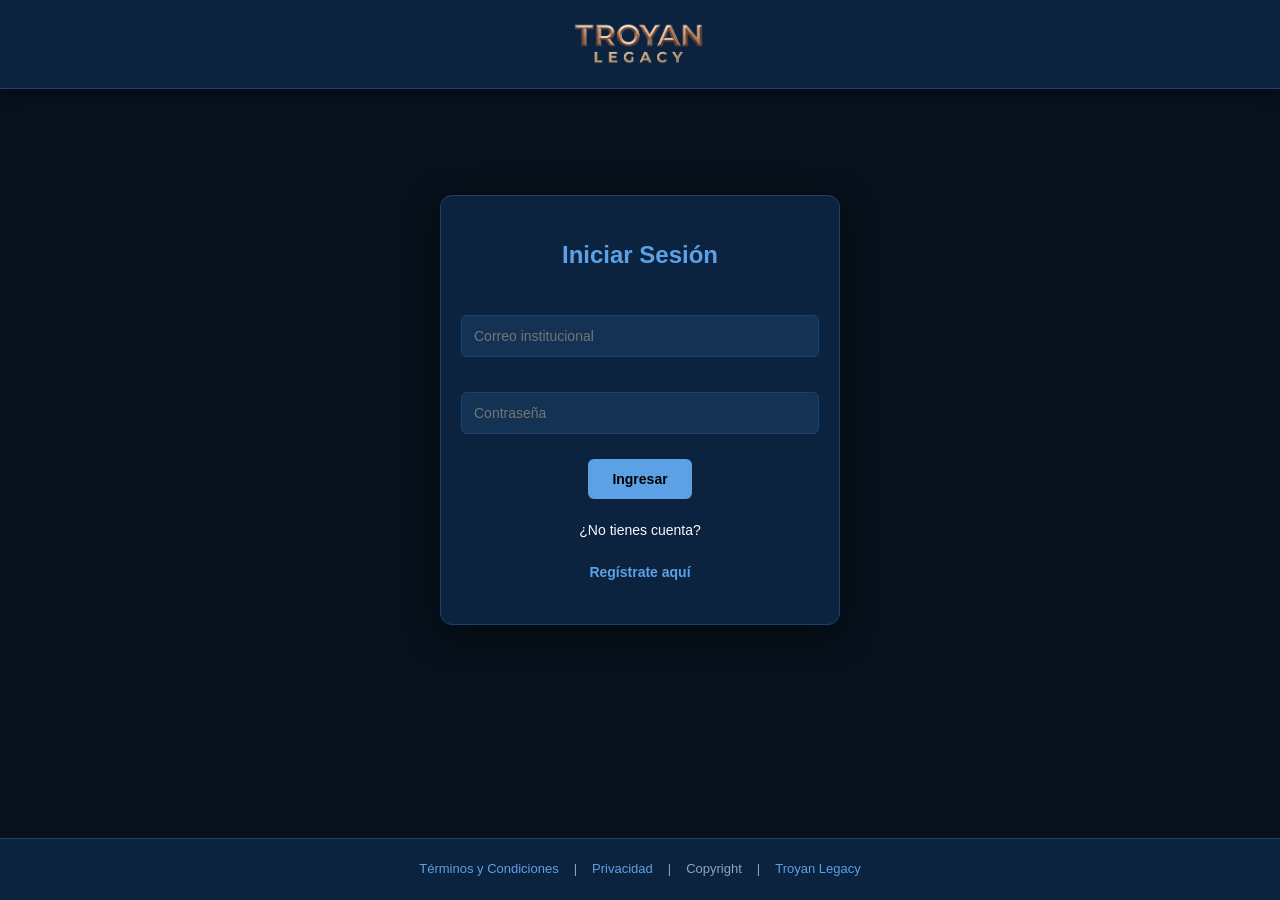
<file: calendario.html>
<!DOCTYPE html>
<html lang="es">
<head>
    <meta charset="UTF-8">
    <meta name="viewport" content="width=device-width, initial-scale=1.0">
    <title>Calendario - Gestión de Torneos</title>
    <link rel="stylesheet" href="css/styles.css">
</head>
<body>

<div class="main-layout">
    <!-- SIDEBAR -->
    <aside class="sidebar">
        <div class="sidebar-header">
            <img src="img/tl_letters.png" alt="TROYAN LEGACY" class="sidebar-logo">
        </div>
        <nav>
            <ul class="sidebar-nav">
                <li><a href="dashboard.html">📊 Dashboard</a></li>
                <li><a href="torneos.html">🏅 Torneos</a></li>
                <li><a href="equipos.html">👥 Equipos</a></li>
                <li><a href="calendario.html">📅 Calendario</a></li>
                <li><a href="resultados.html">📈 Resultados</a></li>
                <li><a href="perfil.html">👤 Mi Perfil</a></li>
                <li id="adminLink" style="display:none;"><a href="admin.html">⚙️ Administración</a></li>
                <li><a href="ayuda-logueado.html">❓ Centro de Ayuda</a></li>
            </ul>
        </nav>
        <div class="user-info">
            <p id="userName" style="margin-bottom: 5px;"></p>
            <p id="userRole" style="font-size: 11px; color: #38bdf8;"></p>
            
            <!-- EL BOTÓN DEL TEMA -->
            <button id="themeToggleBtn" onclick="app.toggleTheme()" style="width: 100%; padding: 8px; margin-bottom: 10px; margin-top: 10px; background: transparent; border: 1px solid #38bdf8; color: #38bdf8; border-radius: 5px; cursor: pointer; font-weight: bold; transition: all 0.3s;">
                ☀️ Modo Claro
            </button>
            
            <button class="logout-btn" onclick="app.logout()">Cerrar Sesión</button>
        </div>
    </aside>

    <!-- MAIN CONTENT -->
    <div class="main-content">
        <div class="header">
            <h1>Calendario de Partidos</h1>
            <div style="display: flex; gap: 10px; align-items: center;">
                <button id="createMatchBtn" class="btn btn-success btn-sm" style="display:none;">+ Crear Partido</button>
            </div>
        </div>

        <div class="content">
            <div id="alert" class="alert"></div>

            <!-- FILTROS -->
            <div class="card">
                <form id="filterForm">
                    <div style="display: grid; grid-template-columns: 1fr 1fr; gap: 15px;">
                        <div class="form-group">
                            <label>Filtrar por Torneo</label>
                            <select id="filterTournament" onchange="filterMatches()">
                                <option value="">Todos los torneos</option>
                            </select>
                        </div>
                        <div class="form-group">
                            <label>Filtrar por Estado</label>
                            <select id="filterStatus" onchange="filterMatches()">
                                <option value="">Todos los estados</option>
                                <option value="scheduled">Programado</option>
                                <option value="played">Jugado</option>
                                <option value="cancelled">Cancelado</option>
                            </select>
                        </div>
                    </div>
                </form>
            </div>

            <!-- TABLA DE PARTIDOS -->
            <table>
                <thead>
                    <tr>
                        <th>Torneo</th>
                        <th>Equipo Local</th>
                        <th>Equipo Visitante</th>
                        <th>Fecha y Hora</th>
                        <th>Ubicación</th>
                        <th>Estado</th>
                        <th>Resultado</th>
                        <th>Acciones</th>
                    </tr>
                </thead>
                <tbody id="matchesTableBody">
                    <tr>
                        <td colspan="8" style="text-align: center; color: #cbd5e1;">Cargando partidos...</td>
                    </tr>
                </tbody>
            </table>
        </div>
    </div>
</div>

<!-- MODAL CREAR/EDITAR PARTIDO -->
<div id="matchModal" class="modal">
    <div class="modal-content">
        <div class="modal-header">
            <h2 id="modalTitle">Crear Partido</h2>
            <button type="button" class="modal-close" onclick="app.closeModal('matchModal')">&times;</button>
        </div>
        <form id="matchForm">
            <div class="form-columns">
                <div class="form-column">
                    <div class="form-group">
                        <label>Torneo</label>
                        <select id="matchTournament" required>
                            <option value="">Selecciona un torneo</option>
                        </select>
                    </div>
                    <div class="mb-3">
                        <label>Equipo Local:</label>
                        <select id="matchLocalTeam" class="form-control" required></select>
                    </div>
                    <div class="mb-3">
                        <label>Equipo Visitante:</label>
                        <select id="matchAwayTeam" class="form-control" required></select>
                    </div>
                </div>
                <div class="form-column">
                    <div class="form-group">
                        <label>Fecha</label>
                        <input type="date" id="matchDate" required>
                    </div>
                    <div class="form-group">
                        <label>Hora</label>
                        <input type="time" id="matchTime" required>
                    </div>
                    <div class="form-group">
                        <label>Ubicación</label>
                        <input type="text" id="matchLocation" required>
                    </div>
                </div>
            </div>
            <div class="btn-group">
                <button type="submit" class="btn btn-primary">Guardar</button>
                <button type="button" class="btn btn-secondary" onclick="app.closeModal('matchModal')">Cancelar</button>
            </div>
        </form>
    </div>
</div>

<script src="js/app.js"></script>
<script>
let allMatchesData = []; // Aquí guardaremos los partidos para los filtros

document.addEventListener('DOMContentLoaded', async function() {
    if (!app.checkAuth()) return;
    app.initializeNavigation();

    // 1. Verificamos si eres organizador para mostrar el botón
    await checkOrganizerStatus();

    // 2. Cargamos la tabla del calendario
    await loadCalendarMatches();

    // 3. Event Listeners
    const createBtn = document.getElementById('createMatchBtn');
    if (createBtn) {
        createBtn.addEventListener('click', () => {
            editingMatchId = null; // Limpiamos el modo edición
            document.getElementById('modalTitle').textContent = 'Crear Partido';
            document.getElementById('matchForm').reset();
            loadMatchFormOptions(); 
            app.showModal('matchModal');
        });
    }

    const matchForm = document.getElementById('matchForm');
    if (matchForm) matchForm.addEventListener('submit', saveMatch);

    // Si tienes inputs de filtro en tu HTML con estos IDs, esto los hace funcionar:
    const filterSport = document.getElementById('filterSport');
    const filterTournament = document.getElementById('filterTournament');
    if (filterSport) filterSport.addEventListener('input', applyCalendarFilters);
    if (filterTournament) filterTournament.addEventListener('input', applyCalendarFilters);
});

// ================== SEGURIDAD Y ROLES ==================
async function checkOrganizerStatus() {
    const currentUser = app.currentUser;
    const createBtn = document.getElementById('createMatchBtn');
    if (!currentUser || !createBtn) return;

    if (app.isAdmin()) {
        createBtn.style.display = 'inline-block';
        return;
    }

    try {
        const tournaments = await app.fetchAPI('/tournaments/');
        // ¿El usuario es dueño de al menos un torneo?
        const isOrganizer = tournaments.some(t => t.organizer === currentUser.id || t.organizer_id === currentUser.id);
        
        if (isOrganizer) {
            createBtn.style.display = 'inline-block';
        }
    } catch (error) {
        console.error("Error verificando rol:", error);
    }
}
// Variables globales temporales para no tener que consultar a la base de datos cada vez que cambias de torneo
let globalTeams = [];
let globalTournaments = [];

async function loadMatchFormOptions() {
    try {
        console.log("1. Iniciando carga de opciones para el formulario...");
        
        const currentUser = app.currentUser;
        if (!currentUser) throw new Error("No se detectó un usuario activo");

        console.log("2. Descargando datos de Django...");
        const [tournaments, teams] = await Promise.all([
            app.fetchAPI('/tournaments/'),
            app.fetchAPI('/teams/')
        ]);
        
        console.log("3. Datos recibidos. Torneos:", tournaments.length, "| Equipos:", teams.length);

        // Guardamos los datos para usarlos en el filtro rápido
        globalTournaments = tournaments;
        globalTeams = teams;

        console.log("4. Filtrando torneos para el usuario ID:", currentUser.id);
        const myTournaments = (typeof app.isAdmin === 'function' && app.isAdmin()) 
            ? tournaments 
            : tournaments.filter(t => t.organizer === currentUser.id || t.organizer_id === currentUser.id);

        console.log("5. Torneos permitidos para este usuario:", myTournaments.length);

        const tournamentSelect = document.getElementById('matchTournament');
        const localSelect = document.getElementById('matchLocalTeam');
        const awaySelect = document.getElementById('matchAwayTeam');

        if (tournamentSelect) {
            tournamentSelect.innerHTML = '<option value="">Selecciona tu torneo...</option>' + 
                myTournaments.map(t => `<option value="${t.id}">${t.name} (${t.sport})</option>`).join('');
            
            // --- AQUÍ ESTÁ EL ESCUDO ACTIVADO ---
            if (localSelect && awaySelect) {
                localSelect.innerHTML = '<option value="">Primero selecciona un torneo...</option>';
                awaySelect.innerHTML = '<option value="">Primero selecciona un torneo...</option>';
                localSelect.disabled = true;
                awaySelect.disabled = true;
            } else {
                console.warn("⚠️ Ojo: No encontré los selectores de equipos en el HTML. Revisa tus IDs.");
            }
            // ------------------------------------

            // Escuchador de eventos
            tournamentSelect.removeEventListener('change', updateTeamDropdowns);
            tournamentSelect.addEventListener('change', updateTeamDropdowns);
            console.log("6. ¡Formulario inicializado con éxito!");
        } else {
            throw new Error("No se encontró el elemento 'matchTournament' en el HTML");
        }

    } catch (error) {
        console.error("🔴 ERROR DETALLADO AL CARGAR OPCIONES:", error);
        app.showAlert('Error al cargar la lista de opciones. Revisa la consola (F12).', 'danger');
    }
}

// Esta es la función que hace la magia de filtrar
function updateTeamDropdowns(e) {
    const selectedTournamentId = parseInt(e.target.value);
    const localSelect = document.getElementById('matchLocalTeam');
    const awaySelect = document.getElementById('matchAwayTeam');

    // Si el usuario regresa a la opción "Selecciona tu torneo..."
    if (!selectedTournamentId) {
        localSelect.innerHTML = '<option value="">Primero selecciona un torneo...</option>';
        awaySelect.innerHTML = '<option value="">Primero selecciona un torneo...</option>';
        localSelect.disabled = true;
        awaySelect.disabled = true;
        return;
    }

    // Buscamos el torneo seleccionado en nuestra lista global
    const selectedTournament = globalTournaments.find(t => t.id === selectedTournamentId);
    
    // Filtramos TODOS los equipos, dejando solo los que están en este torneo específico
    const tournamentTeams = globalTeams.filter(team => {
        return selectedTournament && selectedTournament.teams && selectedTournament.teams.includes(team.id);
    });

    // Si el torneo es nuevo y no tiene equipos inscritos
    if (tournamentTeams.length === 0) {
        const emptyOption = '<option value="">No hay equipos inscritos en este torneo</option>';
        localSelect.innerHTML = emptyOption;
        awaySelect.innerHTML = emptyOption;
        localSelect.disabled = true;
        awaySelect.disabled = true;
        return;
    }

    // Si todo está bien, construimos las opciones con los equipos correctos
    const teamOptions = '<option value="">Selecciona un equipo...</option>' + 
        tournamentTeams.map(t => `<option value="${t.id}">🛡️ ${t.name}</option>`).join('');

    localSelect.innerHTML = teamOptions;
    awaySelect.innerHTML = teamOptions;
    
    // ¡Encendemos los selectores!
    localSelect.disabled = false;
    awaySelect.disabled = false;
}

async function saveMatch(e) {
    e.preventDefault();
    
    const data = {
        tournament: parseInt(document.getElementById('matchTournament').value),
        homeTeam: parseInt(document.getElementById('matchLocalTeam').value),
        awayTeam: parseInt(document.getElementById('matchAwayTeam').value),
        date: document.getElementById('matchDate').value,
        time: document.getElementById('matchTime').value,
        location: document.getElementById('matchLocation').value,
        status: 'scheduled'
    };

    if (data.homeTeam === data.awayTeam) {
        return app.showAlert('El equipo local y visitante no pueden ser el mismo', 'warning');
    }

    try {
        // ¿Estamos editando o creando?
        const method = editingMatchId ? 'PUT' : 'POST';
        const url = editingMatchId ? `/matches/${editingMatchId}/` : '/matches/';

        await app.fetchAPI(url, {
            method: method,
            body: JSON.stringify(data)
        });
        
        app.showAlert(editingMatchId ? 'Partido actualizado' : 'Partido programado exitosamente', 'success');
        app.closeModal('matchModal');
        editingMatchId = null; // Apagamos el modo edición
        loadCalendarMatches(); 
    } catch (error) {
        console.error("Error al guardar:", error);
        app.showAlert('Error al procesar el partido', 'danger');
    }
}

// 1. CARGAMOS LOS PARTIDOS Y VERIFICAMOS PERMISOS
async function loadCalendarMatches() {
    try {
        const currentUser = app.currentUser; // Necesitamos saber quién está logueado
        
        const [matches, tournaments, teams] = await Promise.all([
            app.fetchAPI('/matches/'),
            app.fetchAPI('/tournaments/'),
            app.fetchAPI('/teams/')
        ]);

        allMatchesData = matches.map(match => {
            const torneo = tournaments.find(t => t.id === match.tournament || t.id === match.tournament_id);
            const local = teams.find(t => t.id === match.homeTeam || t.id === match.homeTeam_id);
            const visitante = teams.find(t => t.id === match.awayTeam || t.id === match.awayTeam_id);

            const fechaCompleta = `${match.date}T${match.time || '00:00:00'}`;
            
            // VERIFICACIÓN DE PODER: ¿El usuario actual es el organizador de este torneo?
            const isOrganizer = currentUser && torneo && (torneo.organizer === currentUser.id || torneo.organizer_id === currentUser.id);
            const canDelete = app.isAdmin() || isOrganizer;

            return {
                ...match,
                fullDateTimeObj: new Date(fechaCompleta),
                tournamentName: torneo ? torneo.name : 'Desconocido',
                sport: torneo ? torneo.sport : 'N/A',
                localName: local ? local.name : 'Por definir',
                awayName: visitante ? visitante.name : 'Por definir',
                canDelete: canDelete // Guardamos el permiso en el partido
            };
        });

        allMatchesData.sort((a, b) => a.fullDateTimeObj - b.fullDateTimeObj);
        renderMatches(allMatchesData);

    } catch (error) {
        console.error("Error al cargar el calendario:", error);
    }
}

// 2. DIBUJAMOS LA TABLA CON EL BOTÓN DE ELIMINAR
function renderMatches(matches) {
    const tbody = document.getElementById('matchesTableBody'); 
    if (!tbody) return;

    if (matches.length === 0) {
        tbody.innerHTML = '<tr><td colspan="8" style="text-align: center; color: #94a3b8; padding: 20px;">No hay partidos programados</td></tr>';
        return;
    }

    tbody.innerHTML = matches.map(m => {
        const dateStr = m.fullDateTimeObj.toLocaleDateString() + ' ' + m.fullDateTimeObj.toLocaleTimeString([], {hour: '2-digit', minute:'2-digit'});
        const resultado = (m.homeScore !== null && m.awayScore !== null) ? `${m.homeScore} - ${m.awayScore}` : '-';

        let estadoBadge = '';
        if (m.status === 'scheduled') estadoBadge = '<span style="background: #3b82f6; color: white; padding: 3px 8px; border-radius: 12px; font-size: 12px;">Programado</span>';
        else if (m.status === 'in_progress') estadoBadge = '<span style="background: #f59e0b; color: white; padding: 3px 8px; border-radius: 12px; font-size: 12px;">En Curso</span>';
        else if (m.status === 'finished') estadoBadge = '<span style="background: #10b981; color: white; padding: 3px 8px; border-radius: 12px; font-size: 12px;">Finalizado</span>';
        else estadoBadge = `<span style="background: #64748b; color: white; padding: 3px 8px; border-radius: 12px; font-size: 12px;">${m.status}</span>`;

        // EL BOTÓN MÁGICO: Solo se dibuja si el usuario tiene permiso (canDelete = true)
        const actionBtn = m.canDelete 
            ? `<button class="btn btn-danger btn-sm" onclick="deleteMatch(${m.id})">🗑️ Eliminar</button>` 
            : `<span style="color: #64748b; font-size: 12px;">Sin acciones</span>`;

        return `
        <tr style="border-bottom: 1px solid #334155;">
            <td style="padding: 12px; color: #f59e0b; font-weight: bold;">${m.tournamentName}</td>
            <td style="padding: 12px; color: #38bdf8;">${m.localName}</td>
            <td style="padding: 12px; color: #ef4444;">${m.awayName}</td>
            <td style="padding: 12px;"><strong>${dateStr}</strong></td>
            <td style="padding: 12px; color: #cbd5e1;">${m.location || 'Por definir'}</td>
            <td style="padding: 12px;">${estadoBadge}</td>
            <td style="padding: 12px; text-align: center; font-weight: bold; font-size: 16px;">${resultado}</td>
            <td style="padding: 12px; text-align: center;">${actionBtn}</td>
        </tr>
        `;
    }).join('');
}

// 3. LA FUNCIÓN PARA DESTRUIR EL PARTIDO
async function deleteMatch(matchId) {
    if (!confirm('¿Estás seguro de que deseas eliminar este partido? Esta acción no se puede deshacer.')) return;
    
    try {
        await app.fetchAPI(`/matches/${matchId}/`, { method: 'DELETE' });
        app.showAlert('Partido eliminado exitosamente', 'success');
        loadCalendarMatches(); // Recarga la tabla al instante
    } catch (error) {
        console.error("Error al eliminar partido:", error);
        app.showAlert('Error al eliminar el partido', 'danger');
    }
}

function applyCalendarFilters() {
    const sportFilter = document.getElementById('filterSport') ? document.getElementById('filterSport').value.toLowerCase() : '';
    const tournamentFilter = document.getElementById('filterTournament') ? document.getElementById('filterTournament').value.toLowerCase() : '';
    
    const filteredMatches = allMatchesData.filter(match => {
        const matchSport = match.sport.toLowerCase();
        const matchTournament = match.tournamentName.toLowerCase();
        
        const passesSport = sportFilter === '' || matchSport.includes(sportFilter);
        const passesTournament = tournamentFilter === '' || matchTournament.includes(tournamentFilter);
        
        return passesSport && passesTournament;
    });

    renderMatches(filteredMatches);
}

</script>

<!-- Footer -->
<footer class="footer">
    <div class="footer-content">
        <a href="terminos.html" class="footer-link">Términos y Condiciones</a>
        <span class="footer-separator">|</span>
        <a href="privacidad.html" class="footer-link">Privacidad</a>
        <span class="footer-separator">|</span>
        <a href="ayuda-logueado.html" class="footer-link">Soporte</a>
        <span class="footer-separator">|</span>
        <span class="footer-text">Copyright</span>
        <span class="footer-separator">|</span>
        <a href="index.html" class="footer-link">Troyan Legacy</a>
    </div>
</footer>

</body>
</html>
</file>
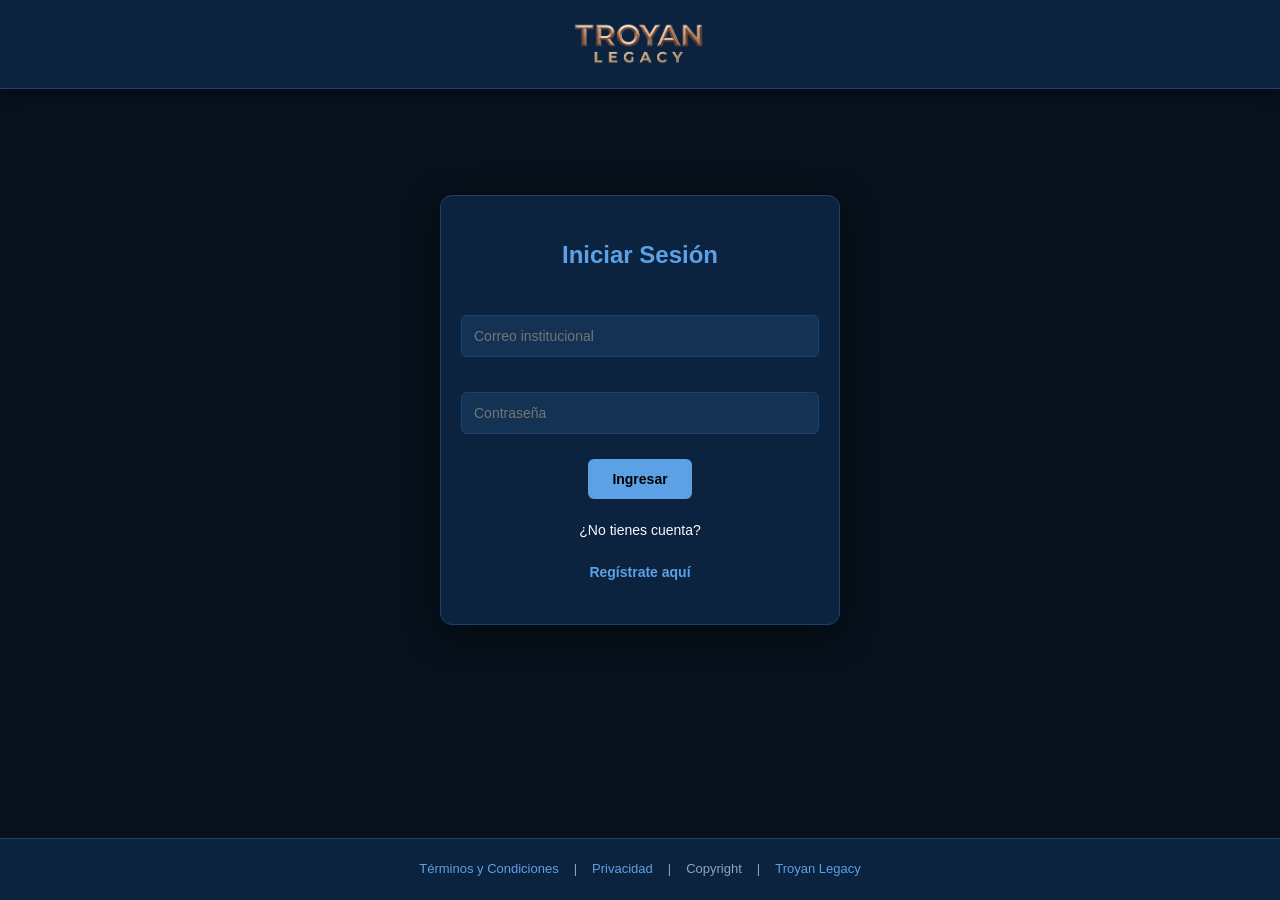
<file: dashboard.html>
<!DOCTYPE html>
<html lang="es">
<head>
    <meta charset="UTF-8">
    <meta name="viewport" content="width=device-width, initial-scale=1.0">
    <title>Dashboard - Gestión de Torneos</title>
    <link rel="stylesheet" href="css/styles.css">
</head>
<body>

<div class="main-layout">
    <aside class="sidebar">
        <div class="sidebar-header">
            <img src="img/tl_letters.png" alt="TROYAN LEGACY" class="sidebar-logo">
        </div>
        <nav>
            <ul class="sidebar-nav">
                <li><a href="dashboard.html">📊 Dashboard</a></li>
                <li><a href="torneos.html">🏅 Torneos</a></li>
                <li><a href="equipos.html">👥 Equipos</a></li>
                <li><a href="calendario.html">📅 Calendario</a></li>
                <li><a href="resultados.html">📈 Resultados</a></li>
                <li><a href="perfil.html">👤 Mi Perfil</a></li>
                <li id="adminLink" class="hidden-element" style="display:none;"><a href="admin.html">⚙️ Administración</a></li>
                <li><a href="ayuda-logueado.html">❓ Centro de Ayuda</a></li>
            </ul>
        </nav>
        <div class="user-info">
            <p id="userName" class="user-name-text"></p>
            <p id="userRole" class="user-role-text"></p>
            
            <button id="themeToggleBtn" onclick="app.toggleTheme()" class="theme-toggle-btn">
                ☀️ Modo Claro
            </button>
            
            <button class="logout-btn" onclick="app.logout()">Cerrar Sesión</button>
        </div>
    </aside>

    <div class="main-content">
        <div class="header">
            <div class="header-left">
                <h1>Dashboard</h1>
                <p id="welcomeMessage"></p>
            </div>
            <div class="header-right">
                <span class="user-greeting" id="userGreeting">Hola, <span id="userNameHeader"></span></span>
            </div>
        </div>

        <div class="content">
            <div id="alert" class="alert"></div>

            <div class="action-section">
                <h2 class="action-title">¿Qué quieres hacer?</h2>
                <div class="action-container">
                    <div class="action-card left">
                        <button class="action-btn" onclick="window.location.href='torneos.html'">
                            <span class="action-icon">🎮</span>
                            <span class="action-text">Unirse a un torneo</span>
                        </button>
                    </div>
                    <div class="action-card right">
                        <button class="action-btn" id="createTournamentBtn" onclick="window.location.href='torneos.html?action=new'">
                            <span class="action-icon">🏆</span>
                            <span class="action-text">Crear torneo</span>
                        </button>
                    </div>
                </div>
            </div>

            <div class="card">
                <h3>¡Bienvenido a la Plataforma de Gestión de Torneos!</h3>
                <p>Aquí puedes administrar torneos, equipos, calendario y resultados de todas las competiciones.</p>
            </div>

            <div class="card-grid" id="statsGrid">
                <div class="card-item">
                    <h4>Torneos Activos</h4>
                    <p class="stat-number text-blue" id="activeTournaments">0</p>
                </div>
                <div class="card-item">
                    <h4>Equipos Registrados</h4>
                    <p class="stat-number text-green" id="totalTeams">0</p>
                </div>
                <div class="card-item">
                    <h4>Partidos Programados</h4>
                    <p class="stat-number text-orange" id="totalMatches">0</p>
                </div>
            </div>

            <div class="card">
                <h3>Torneos Recientes</h3>
                <table>
                    <thead>
                        <tr>
                            <th>Nombre</th>
                            <th>Deporte</th>
                            <th>Inicio</th>
                            <th>Fin</th>
                            <th>Estado</th>
                            <th>Acciones</th>
                        </tr>
                    </thead>
                    <tbody id="recentTournamentsTable">
                        <tr>
                            <td colspan="6" class="empty-table-msg">Cargando torneos...</td>
                        </tr>
                    </tbody>
                </table>
            </div>

            <div class="card">
                <h3>Próximos Partidos</h3>
                <table>
                    <thead>
                        <tr>
                            <th>Torneo</th>
                            <th>Equipo Local</th>
                            <th>Equipo Visitante</th>
                            <th>Fecha y Hora</th>
                            <th>Ubicación</th>
                        </tr>
                    </thead>
                    <tbody id="upcomingMatchesTable">
                        <tr>
                            <td colspan="5" class="empty-table-msg">Cargando partidos...</td>
                        </tr>
                    </tbody>
                </table>
            </div>
        </div>
    </div>
</div>

<script src="js/app.js"></script>
<script>
document.addEventListener('DOMContentLoaded', async function() {
    // 1. Verificación de Seguridad: Si no hay token, fuera
    if (!localStorage.getItem("accessToken")) {
        window.location.href = "login.html";
        return;
    }

    // 2. Verificación de sesión local y navegación
    if (!app.checkAuth()) return;
    app.initializeNavigation();

    // 3. Configuración de Interfaz (Nombre, Admin, etc.)
    const currentUser = app.currentUser;
    if (currentUser) {
        const firstName = (currentUser.name || currentUser.username || '').split(' ')[0];
        const nameHeader = document.getElementById('userNameHeader');
        if (nameHeader) nameHeader.textContent = firstName;

        if (app.isAdmin()) {
            const adminLink = document.getElementById('adminLink');
            if (adminLink) adminLink.style.display = 'block';
        }
    }

    // 4. Carga de Datos (Consolidada)
    try {
        const [tournaments, teams, matches] = await Promise.all([
            app.fetchAPI('/tournaments/'),
            app.fetchAPI('/teams/'),
            app.fetchAPI('/matches/')
        ]);

        loadStatistics(tournaments, teams, matches);
        loadRecentTournaments(tournaments);
        loadUpcomingMatches(matches, tournaments, teams);

    } catch (error) {
        console.error("Error al cargar el dashboard:", error);
        app.showAlert("Error al cargar los datos del servidor", "danger");
    }

    // 5. Gestión de Notificaciones (Lógica de click)
    document.addEventListener('click', function(e) {
        const dropdown = document.getElementById('notificationsDropdown');
        const btn = document.getElementById('notificationsBtn');
        if (dropdown && btn && !dropdown.contains(e.target) && !btn.contains(e.target)) {
            dropdown.classList.remove('active');
        }
    });
});

// --- FUNCIONES AUXILIARES ---

function loadStatistics(tournaments, teams, matches) {
    const activeTournaments = tournaments.filter(t => t.status === 'active').length;
    const activeEl = document.getElementById('activeTournaments');
    const teamsEl = document.getElementById('totalTeams');
    const matchesEl = document.getElementById('totalMatches');
    
    if (activeEl) activeEl.textContent = activeTournaments;
    if (teamsEl) teamsEl.textContent = teams.length;
    if (matchesEl) matchesEl.textContent = matches.length;
}

function loadRecentTournaments(tournaments) {
    const tbody = document.getElementById('recentTournamentsTable');
    if (!tbody) return;
    
    tbody.innerHTML = '';
    if (tournaments.length === 0) {
        tbody.innerHTML = '<tr><td colspan="6" class="empty-table-msg">No hay torneos registrados</td></tr>';
        return;
    }

    const recent = tournaments.sort((a, b) => b.id - a.id).slice(0, 5);
    recent.forEach(tournament => {
        const row = document.createElement('tr');
        const startDate = tournament.startDate ? app.formatDate(tournament.startDate) : 'N/A';
        const endDate = tournament.endDate ? app.formatDate(tournament.endDate) : 'N/A';
        const statusMap = { 'active': 'Activo', 'completed': 'Completado', 'cancelled': 'Cancelado' };
        
        row.innerHTML = `
            <td>${tournament.name}</td>
            <td>${tournament.sport}</td>
            <td>${startDate}</td>
            <td>${endDate}</td>
            <td><span class="text-success">${statusMap[tournament.status] || tournament.status}</span></td>
            <td>
                <button class="btn btn-secondary" onclick="window.location.href='torneos.html?id=${tournament.id}'">Ver Detalles</button>
            </td>
        `;
        tbody.appendChild(row);
    });
}

function loadUpcomingMatches(matches, tournaments, teams) {
    const tbody = document.getElementById('upcomingMatchesTable');
    if (!tbody) return;
    
    tbody.innerHTML = '';
    const scheduledMatches = matches.filter(m => m.status === 'scheduled').sort((a, b) => {
        return new Date((a.date || '') + ' ' + (a.time || '')) - new Date((b.date || '') + ' ' + (b.time || ''));
    });

    if (scheduledMatches.length === 0) {
        tbody.innerHTML = '<tr><td colspan="5" class="empty-table-msg">No hay partidos programados</td></tr>';
        return;
    }

    scheduledMatches.slice(0, 5).forEach(match => {
        const tournament = tournaments.find(t => t.id === match.tournament) || tournaments.find(t => t.id === match.tournamentId);
        const homeTeam = teams.find(t => t.id === match.homeTeam) || teams.find(t => t.id === match.homeTeamId);
        const awayTeam = teams.find(t => t.id === match.awayTeam) || teams.find(t => t.id === match.awayTeamId);

        const row = document.createElement('tr');
        row.innerHTML = `
            <td>${tournament ? tournament.name : 'Torneo desconocido'}</td>
            <td>${homeTeam ? homeTeam.name : 'Equipo desconocido'}</td>
            <td>${awayTeam ? awayTeam.name : 'Equipo desconocido'}</td>
            <td>${match.date ? app.formatDate(match.date) : 'N/A'} ${match.time ? match.time.substring(0,5) : ''}</td>
            <td>${match.location || 'N/A'}</td>
        `;
        tbody.appendChild(row);
    });
}
</script>

<footer class="footer">
    <div class="footer-content">
        <a href="terminos.html" class="footer-link">Términos y Condiciones</a>
        <span class="footer-separator">|</span>
        <a href="privacidad.html" class="footer-link">Privacidad</a>
        <span class="footer-separator">|</span>
        <a href="ayuda-logueado.html" class="footer-link">Soporte</a>
        <span class="footer-separator">|</span>
        <span class="footer-text">Copyright</span>
        <span class="footer-separator">|</span>
        <a href="index.html" class="footer-link">Troyan Legacy</a>
    </div>
</footer>

</body>
</html>
</file>
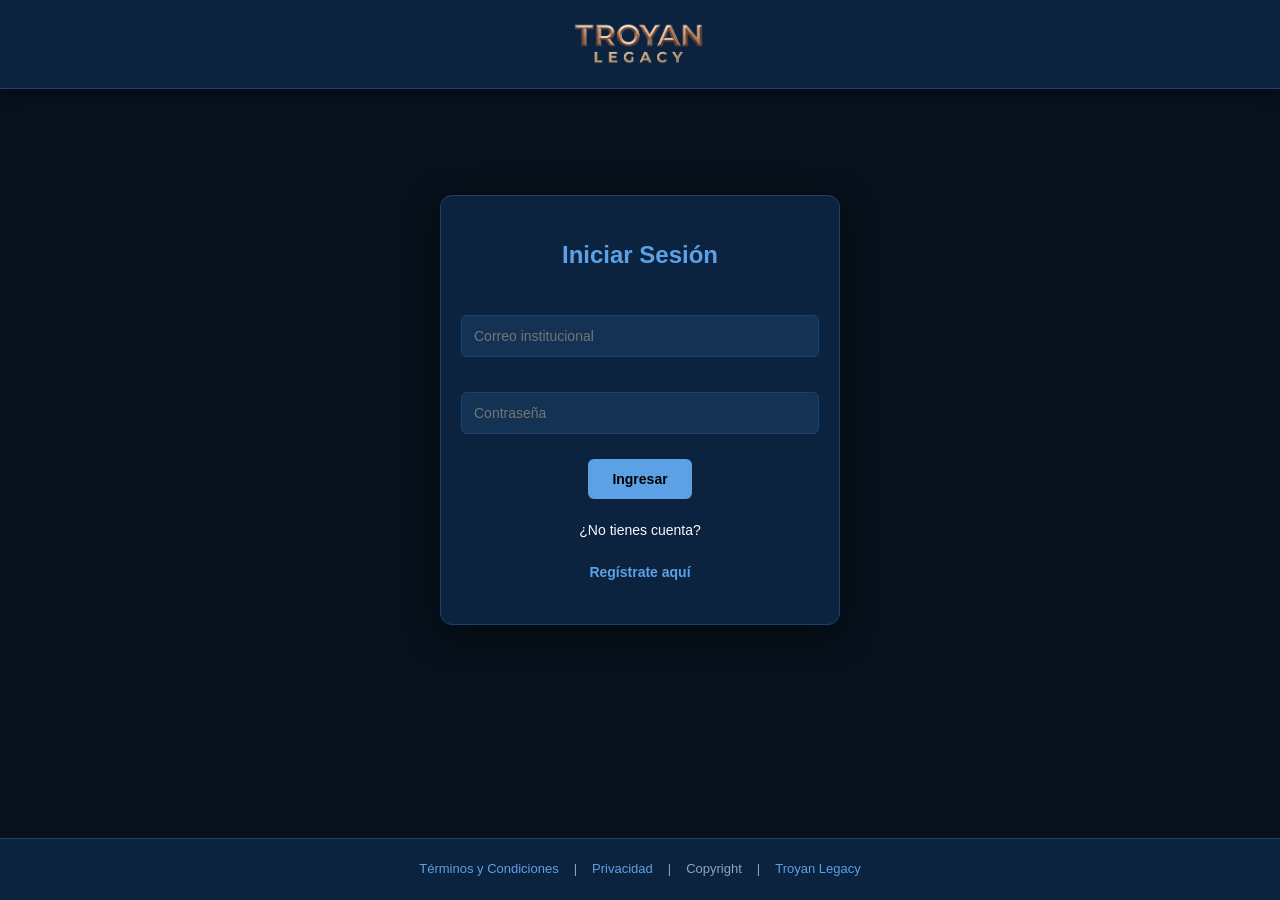
<file: equipos.html>
<!DOCTYPE html>
<html lang="es">
<head>
    <meta charset="UTF-8">
    <meta name="viewport" content="width=device-width, initial-scale=1.0">
    <title>Equipos - Gestión de Torneos</title>
    <link rel="stylesheet" href="css/styles.css">
</head>
<body>

<div class="main-layout">
    <aside class="sidebar">
        <div class="sidebar-header">
            <img src="img/tl_letters.png" alt="TROYAN LEGACY" class="sidebar-logo">
        </div>
        <nav>
            <ul class="sidebar-nav">
                <li><a href="dashboard.html">📊 Dashboard</a></li>
                <li><a href="torneos.html">🏅 Torneos</a></li>
                <li><a href="equipos.html">👥 Equipos</a></li>
                <li><a href="calendario.html">📅 Calendario</a></li>
                <li><a href="resultados.html">📈 Resultados</a></li>
                <li><a href="perfil.html">👤 Mi Perfil</a></li>
                <li id="adminLink" style="display:none;"><a href="admin.html">⚙️ Administración</a></li>
                <li><a href="ayuda-logueado.html">❓ Centro de Ayuda</a></li>
            </ul>
        </nav>
        <div class="user-info">
            <p id="userName" class="user-name-text"></p>
            <p id="userRole" class="user-role-text"></p>
            
            <button id="themeToggleBtn" onclick="app.toggleTheme()" class="theme-toggle-btn">
                ☀️ Modo Claro
            </button>
            
            <button class="logout-btn" onclick="app.logout()">Cerrar Sesión</button>
        </div>
    </aside>

    <div class="main-content">
        <div class="header">
            <h1>Gestión de Equipos</h1>
            <button id="createTeamBtn" class="btn btn-success" style="display:none;" onclick="openCreateModal()">+ Crear Equipo</button>
        </div>

        <div class="content">
            <div id="alert" class="alert"></div>

            <div class="card">
                <form id="filterForm">
                    <div class="form-group">
                        <input type="text" id="searchTeam" placeholder="Buscar equipo por nombre...">
                    </div>
                </form>
            </div>

            <div class="container-fluid mt-4">
                <h2>Directorio de Equipos</h2>
                <div id="teamsContainer">
                    <p class="empty-table-msg">Cargando equipos...</p>
                </div>
            </div>
        </div>
    </div>
</div>

<div id="teamModal" class="modal">
    <div class="modal-content">
        <div class="modal-header">
            <h2 id="modalTitle">Crear Equipo</h2>
            <button type="button" class="modal-close" onclick="app.closeModal('teamModal')">&times;</button>
        </div>
        <form id="teamForm">
            <div class="form-group">
                <label>Nombre del Equipo</label>
                <input type="text" id="teamName" required>
            </div>
            <div class="form-group">
                <label>Descripción</label>
                <textarea id="teamDescription" required></textarea>
            </div>
            <div class="btn-group">
                <button type="submit" class="btn btn-primary">Guardar</button>
                <button type="button" class="btn btn-secondary" onclick="app.closeModal('teamModal')">Cancelar</button>
            </div>
        </form>
    </div>
</div>

<div id="teamDetailsModal" class="modal">
    <div class="modal-content">
        <div class="modal-header">
            <h2 id="teamDetailsTitle">Detalles del Equipo</h2>
            <button type="button" class="modal-close" onclick="app.closeModal('teamDetailsModal')">&times;</button>
        </div>
        <div id="teamDetailsContent"></div>
    </div>
</div>

<script src="js/app.js"></script>
<script>
let currentEditingTeamId = null;

document.addEventListener('DOMContentLoaded', async function() {
    if (!app.checkAuth()) return;
    app.initializeNavigation();
    loadTeams();
    
    const currentUser = app.currentUser;
    if (currentUser) {
        if (app.isAdmin()) {
            document.getElementById('adminLink').style.display = 'block';
            document.getElementById('createTeamBtn').style.display = 'inline-block';
        }
    }
    document.getElementById('createTeamBtn').addEventListener('click', openCreateModal);
    document.getElementById('teamForm').addEventListener('submit', saveTeam);
    document.getElementById('searchTeam').addEventListener('input', filterTeams);
});

async function loadTeams() {
    try {
        const [tournaments, teams] = await Promise.all([
            app.fetchAPI('/tournaments/'),
            app.fetchAPI('/teams/')
        ]);

        const container = document.getElementById('teamsContainer'); 
        if (!container) return;

        const currentUserId = app.currentUser ? app.currentUser.id : null;
        let html = '';

        tournaments.forEach(tournament => {
            const tournamentTeams = teams.filter(team => tournament.teams && tournament.teams.includes(team.id));

            if (tournamentTeams.length > 0) {
                // 🔥 REGLA DE 1 EQUIPO: Verificamos si el usuario está en ALGÚN equipo de ESTE torneo
                const isUserInAnyTeam = currentUserId ? tournamentTeams.some(team => (team.members || []).includes(currentUserId)) : false;

                html += `
                <div class="team-tournament-container">
                    <h3 class="team-tournament-title">🏆 Torneo: ${tournament.name}</h3>
                    <div class="teams-grid">`;

                tournamentTeams.forEach(team => {
                    // Contamos a los jugadores reales
                    const totalJugadores = team.members ? team.members.length : 0;
                    const isMember = currentUserId ? (team.members || []).includes(currentUserId) : false;
                    
                    let actionBtn = '';
                    if (currentUserId) { 
                        if (isMember) {
                            actionBtn = `<button class="btn btn-danger btn-sm" onclick="app.leaveTeam(${team.id})">🚪 Salir del Equipo</button>`;
                        } else if (!isUserInAnyTeam) {
                            actionBtn = `<button class="btn btn-primary btn-sm" onclick="app.joinTeam(${team.id})">➕ Unirme</button>`;
                        } else {
                            // Bloqueo visual
                            actionBtn = `<span style="color: #94a3b8; font-size: 13px; font-weight: bold;">Ya estás en otro equipo</span>`;
                        }
                    }

                    html += `
                        <div class="team-card">
                            <div>
                                <strong class="team-info-name">🛡️ ${team.name}</strong>
                                <p class="team-info-players">👥 ${totalJugadores} Jugadores</p>
                            </div>
                            <div>${actionBtn}</div>
                        </div>`;
                });
                html += `</div></div>`;
            }
        });

        container.innerHTML = html || '<p class="empty-teams-msg">No hay equipos registrados todavía.</p>';
    } catch (error) {
        console.error("Error al cargar equipos:", error);
    }
}

function openCreateModal() {
    currentEditingTeamId = null;
    document.getElementById('modalTitle').textContent = 'Crear Equipo';
    document.getElementById('teamForm').reset();
    app.showModal('teamModal');
}

async function saveTeam(e) {
    e.preventDefault();
    const data = {
        name: document.getElementById('teamName').value,
        description: document.getElementById('teamDescription').value,
        // Limpiamos los datos de capitán y pasamos al creador como primer miembro
        members: [app.currentUser.id] 
    };

    try {
        if (currentEditingTeamId) {
            await app.fetchAPI(`/teams/${currentEditingTeamId}/`, { method: 'PUT', body: JSON.stringify(data) });
            app.showAlert('Equipo actualizado', 'success');
        } else {
            await app.fetchAPI('/teams/', { method: 'POST', body: JSON.stringify(data) });
            app.showAlert('Equipo creado', 'success');
        }
        app.closeModal('teamModal');
        loadTeams();
    } catch (error) {
        app.showAlert('Error al guardar equipo', 'danger');
    }
}

function filterTeams() {
    const searchValue = document.getElementById('searchTeam').value.toLowerCase();
    const cards = document.querySelectorAll('.team-card');
    cards.forEach(card => {
        const text = card.textContent.toLowerCase();
        card.style.display = text.includes(searchValue) ? '' : 'none';
    });
}
</script>

<footer class="footer">
    <div class="footer-content">
        <a href="terminos.html" class="footer-link">Términos y Condiciones</a>
        <span class="footer-separator">|</span>
        <a href="privacidad.html" class="footer-link">Privacidad</a>
        <span class="footer-separator">|</span>
        <a href="ayuda-logueado.html" class="footer-link">Soporte</a>
        <span class="footer-separator">|</span>
        <span class="footer-text">Copyright</span>
        <span class="footer-separator">|</span>
        <a href="index.html" class="footer-link">Troyan Legacy</a>
    </div>
</footer>

</body>
</html>
</file>
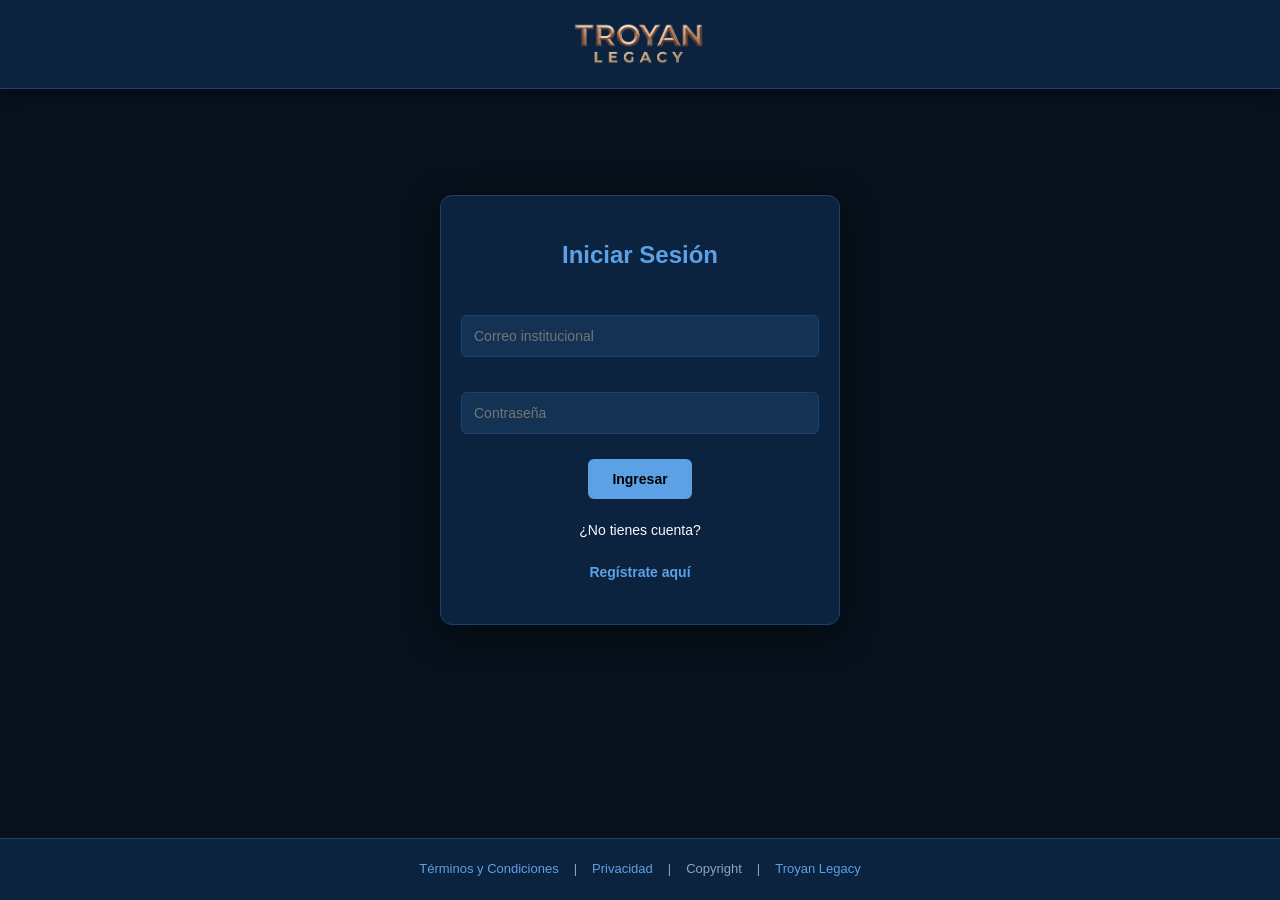
<file: login.html>
<!DOCTYPE html>
<html lang="es">
<head>
    <meta charset="UTF-8">
    <meta name="viewport" content="width=device-width, initial-scale=1.0">
    <title>Iniciar Sesión - Gestión de Torneos</title>
    <link rel="stylesheet" href="css/styles.css">
</head>
<body class="auth-page">

<!-- Navbar -->
<nav class="navbar-auth">
    <a href="index.html" class="navbar-auth-logo">
        <img src="img/tl_letters.png" alt="TROYAN LEGACY" class="logo-auth-img">
    </a>
</nav>

<div id="alert" class="alert"></div>

<div class="container">
    <h2>Iniciar Sesión</h2>

    <form id="loginForm">
        <div class="form-group">
            <input type="email" id="email" placeholder="Correo institucional" required>
        </div>
        <div class="form-group">
            <input type="password" id="password" placeholder="Contraseña" required>
        </div>

        <button type="submit">Ingresar</button>
    </form>

    <p>¿No tienes cuenta? </p>
    <p><a href="signin.html">Regístrate aquí</a></p>
</div>

<!-- Footer -->
<footer class="footer">
    <div class="footer-content">
        <a href="#" class="footer-link">Términos y Condiciones</a>
        <span class="footer-separator">|</span>
        <a href="#" class="footer-link">Privacidad</a>
        <span class="footer-separator">|</span>
        <span class="footer-text">Copyright</span>
        <span class="footer-separator">|</span>
        <a href="index.html" class="footer-link">Troyan Legacy</a>
    </div>
</footer>

<script src="js/db.js"></script>
<script src="js/auth.js"></script>
</body>
</html>
</file>
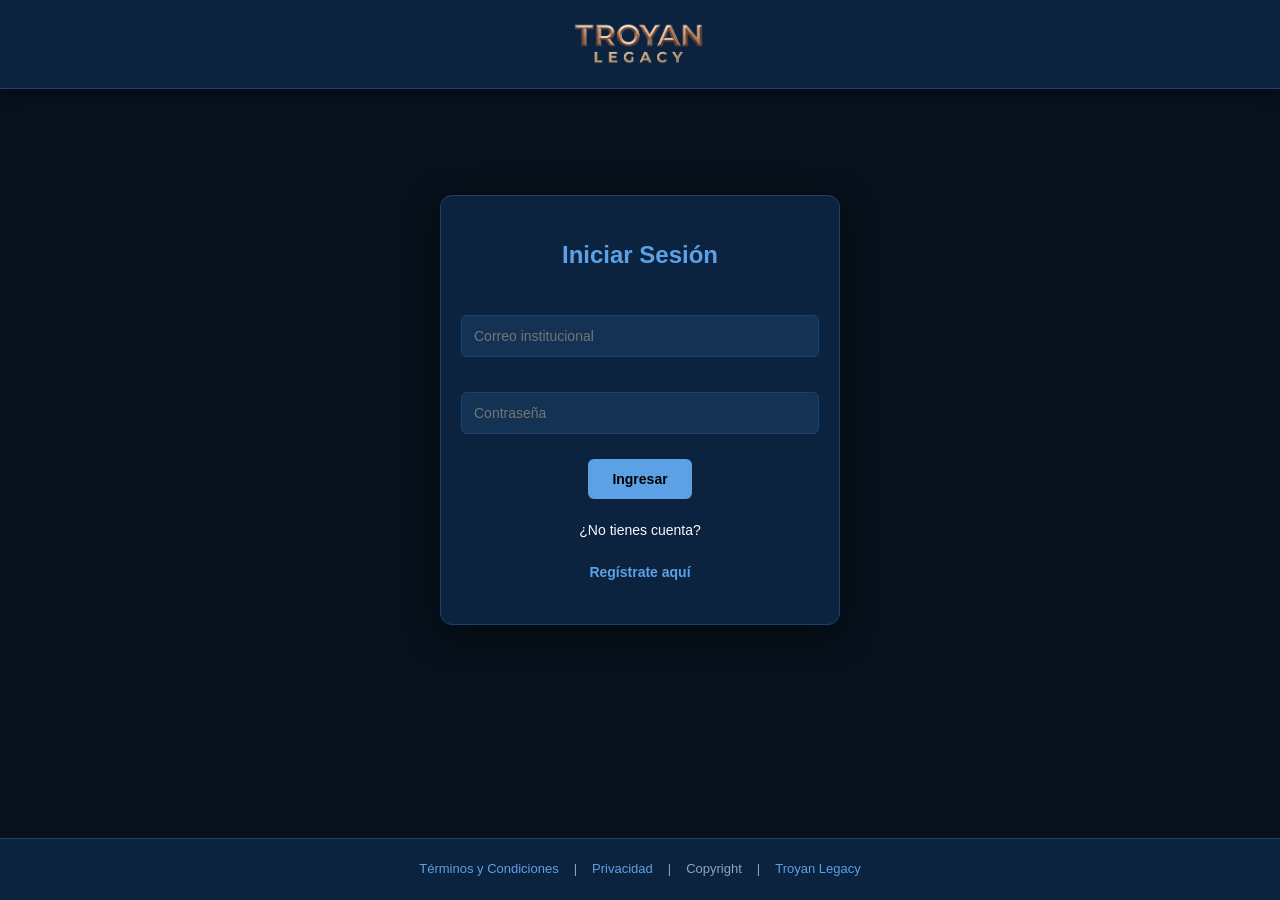
<file: perfil.html>
<!DOCTYPE html>
<html lang="es">
<head>
    <meta charset="UTF-8">
    <meta name="viewport" content="width=device-width, initial-scale=1.0">
    <title>Mi Perfil - Gestión de Torneos</title>
    <link rel="stylesheet" href="css/styles.css">
</head>
<body>

<div class="main-layout">
    <aside class="sidebar">
        <div class="sidebar-header">
            <img src="img/tl_letters.png" alt="TROYAN LEGACY" class="sidebar-logo">
        </div>
        <nav>
            <ul class="sidebar-nav">
                <li><a href="dashboard.html">📊 Dashboard</a></li>
                <li><a href="torneos.html">🏅 Torneos</a></li>
                <li><a href="equipos.html">👥 Equipos</a></li>
                <li><a href="calendario.html">📅 Calendario</a></li>
                <li><a href="resultados.html">📈 Resultados</a></li>
                <li><a href="perfil.html">👤 Mi Perfil</a></li>
                <li id="adminLink" class="hidden-element" style="display:none;"><a href="admin.html">⚙️ Administración</a></li>
                <li><a href="ayuda-logueado.html">❓ Centro de Ayuda</a></li>
            </ul>
        </nav>
        <div class="user-info">
            <p id="userName" class="user-name-text"></p>
            <p id="userRole" class="user-role-text"></p>
            
            <!-- EL BOTÓN DEL TEMA -->
            <button id="themeToggleBtn" onclick="app.toggleTheme()" class="theme-toggle-btn">
                ☀️ Modo Claro
            </button>
            
            <button class="logout-btn" onclick="app.logout()">Cerrar Sesión</button>
        </div>
    </aside>

    <div class="main-content">
        <div class="header">
            <h1>Mi Perfil</h1>
        </div>

        <div class="content">
            <div id="alert" class="alert"></div>

            <div class="profile-columns">
                <div class="profile-column">
                    <div class="card">
                        <h3>Información Personal</h3>
                        <form id="profileForm">
                            <div class="form-group">
                                <label>Nombre Completo</label>
                                <input type="text" id="profileName" required>
                            </div>
                            <div class="form-group">
                                <label>Correo Institucional</label>
                                <input type="email" id="profileEmail" disabled>
                            </div>
                            <div class="form-group">
                                <label>Rol</label>
                                <input type="text" id="profileRole" disabled>
                            </div>
                            <div class="form-group">
                                <label>Fecha de Registro</label>
                                <input type="text" id="profileCreatedAt" disabled>
                            </div>
                            <button type="submit" class="btn btn-primary">Actualizar Perfil</button>
                        </form>
                    </div>

                    <div class="card">
                        <h3>Cambiar Contraseña</h3>
                        <form id="passwordForm">
                            <div class="form-group">
                                <label>Contraseña Actual</label>
                                <input type="password" id="currentPassword" required>
                            </div>
                            <div class="form-group">
                                <label>Nueva Contraseña</label>
                                <input type="password" id="newPassword" required>
                            </div>
                            <div class="form-group">
                                <label>Confirmar Nueva Contraseña</label>
                                <input type="password" id="confirmPassword" required>
                            </div>
                            <button type="submit" class="btn btn-primary">Cambiar Contraseña</button>
                        </form>
                    </div>
                </div>

                <div class="profile-column">
                    <div class="mt-4">
                        <h3 class="text-blue">🛡️ Mis Equipos</h3>
                        <div id="myTeamsContainer">
                            <p class="empty-table-msg">Cargando mis equipos...</p>
                        </div>
                    </div>

                    <div class="mt-4">
                        <h3 class="text-orange">🏆 Torneos en los que Participo</h3>
                        <div id="myTournamentsContainer">
                            <p class="empty-table-msg">Cargando mis torneos...</p>
                        </div>
                    </div>

                    <div class="card">
                        <h3>Tus Próximos Partidos</h3>
                        <table>
                            <thead>
                                <tr>
                                    <th>Torneo</th>
                                    <th>Equipo Local</th>
                                    <th>Equipo Visitante</th>
                                    <th>Fecha y Hora</th>
                                    <th>Estado</th>
                                </tr>
                            </thead>
                            <tbody id="userMatchesTable">
                                <tr>
                                    <td colspan="5" class="empty-table-msg">Cargando partidos...</td>
                                </tr>
                            </tbody>
                        </table>
                    </div>
                </div>
            </div>
        </div>
    </div>
</div>

<script src="js/app.js"></script>
<script>
document.addEventListener('DOMContentLoaded', async function() {
    if (!app.checkAuth()) return;
    
    const currentUser = app.currentUser;
    if (currentUser) {
        if (app.isAdmin()) document.getElementById('adminLink').style.display = 'block';
        loadProfileData(currentUser);
        await fetchUserData(currentUser.id);
    }

    app.initializeNavigation();
    loadMyProfileTeams();
    
    document.getElementById('profileForm').addEventListener('submit', updateProfile);
    document.getElementById('passwordForm').addEventListener('submit', changePassword);
});

function loadProfileData(user) {
    document.getElementById('profileName').value = user.name || user.first_name || user.username;
    document.getElementById('profileEmail').value = user.email;
    document.getElementById('profileRole').value = translateRole(user.role || 'usuario');
    document.getElementById('profileCreatedAt').value = app.formatDate(user.date_joined || new Date().toISOString());
}

function translateRole(role) {
    const roles = { 'administrador': 'Administrador', 'organizador': 'Organizador', 'capitan': 'Capitán', 'usuario': 'Usuario / Espectador' };
    return roles[role] || role;
}

async function updateProfile(e) {
    e.preventDefault();
    app.showAlert('Funcionalidad en desarrollo para conectarse al servidor', 'warning');
}

async function changePassword(e) {
    e.preventDefault();
    app.showAlert('Funcionalidad en desarrollo para conectarse al servidor', 'warning');
}

async function fetchUserData(userId) {
    try {
        const [teams, tournaments, matches] = await Promise.all([
            app.fetchAPI('/teams/'),
            app.fetchAPI('/tournaments/'),
            app.fetchAPI('/matches/')
        ]);

        const userTeams = teams.filter(t => 
            t.captain === userId || t.captain_id === userId || (t.members && t.members.includes(userId))
        );
        const userTeamIds = userTeams.map(t => t.id);

        renderUserMatches(matches, userTeamIds, tournaments, teams);
    } catch (error) {
        console.error("Error al cargar datos del perfil", error);
    }
}

function renderUserMatches(matches, teamIds, tournaments, teams) {
    const tbody = document.getElementById('userMatchesTable');
    if (!tbody) return;
    tbody.innerHTML = '';
    
    const uMatches = matches.filter(m => {
        const homeId = m.homeTeam || m.homeTeam_id;
        const awayId = m.awayTeam || m.awayTeam_id;
        return m.status === 'scheduled' && (teamIds.includes(homeId) || teamIds.includes(awayId));
    });
    
    if (uMatches.length === 0) {
        tbody.innerHTML = '<tr><td colspan="5" class="empty-table-msg">No hay partidos próximos programados</td></tr>';
        return;
    }

    uMatches.forEach(m => {
        const t = tournaments.find(x => x.id === (m.tournament || m.tournament_id));
        const ht = teams.find(x => x.id === (m.homeTeam || m.homeTeam_id));
        const at = teams.find(x => x.id === (m.awayTeam || m.awayTeam_id));
        
        const fechaCompleta = new Date(`${m.date}T${m.time || '00:00:00'}`);
        const dateStr = fechaCompleta.toLocaleDateString() + ' ' + fechaCompleta.toLocaleTimeString([], {hour: '2-digit', minute:'2-digit'});

        tbody.innerHTML += `
            <tr>
                <td class="text-orange"><strong>${t ? t.name : 'Desc'}</strong></td>
                <td class="text-blue">${ht ? ht.name : 'Desc'}</td>
                <td>${at ? at.name : 'Desc'}</td>
                <td>${dateStr}</td>
                <td><span class="btn-sm" style="background:#3b82f6; color:white; border-radius:12px; padding:2px 8px;">Programado</span></td>
            </tr>`;
    });
}

async function loadMyProfileTeams() {
    const currentUser = app.currentUser;
    if (!currentUser) return;
    try {
        const [allTeams, allTournaments] = await Promise.all([app.fetchAPI('/teams/'), app.fetchAPI('/tournaments/')]);
        const misEquipos = allTeams.filter(team => team.captain === currentUser.id || team.captain_id === currentUser.id || (team.members && team.members.includes(currentUser.id)));
        const misEquiposIds = misEquipos.map(team => team.id);
        const misTorneos = allTournaments.filter(tournament => tournament.teams && tournament.teams.some(teamId => misEquiposIds.includes(teamId)));

        const teamsContainer = document.getElementById('myTeamsContainer'); 
        if (teamsContainer) {
            if (misEquipos.length === 0) {
                teamsContainer.innerHTML = '<p class="empty-table-msg">Aún no estás inscrito en ningún equipo.</p>';
            } else {
                let htmlTeams = '<div class="teams-grid">';
                misEquipos.forEach(team => {
                    const torneo = allTournaments.find(t => t.teams && t.teams.includes(team.id));
                    const rol = (team.captain === currentUser.id || team.captain_id === currentUser.id) ? '👑 Capitán' : '🏃 Jugador';
                    htmlTeams += `
                    <div class="profile-team-card">
                        <h4 class="profile-card-title">${team.name}</h4>
                        <p class="profile-text-muted"><strong>Torneo:</strong> ${torneo ? torneo.name : 'Sin asignar'}</p>
                        <p class="profile-text-highlight"><strong>Mi Rol:</strong> ${rol}</p>
                    </div>`;
                });
                teamsContainer.innerHTML = htmlTeams + '</div>';
            }
        }

        const tournamentsContainer = document.getElementById('myTournamentsContainer');
        if (tournamentsContainer) {
            if (misTorneos.length === 0) {
                tournamentsContainer.innerHTML = '<p class="empty-table-msg">Aún no participas en ningún torneo.</p>';
            } else {
                let htmlTournaments = '<div class="teams-grid">';
                misTorneos.forEach(torneo => {
                    const miEquipoAqui = misEquipos.find(team => torneo.teams.includes(team.id));
                    htmlTournaments += `
                    <div class="profile-tournament-card">
                        <h4 class="profile-card-title">${torneo.name}</h4>
                        <p class="profile-text-muted"><strong>Participando con:</strong> 🛡️ ${miEquipoAqui ? miEquipoAqui.name : 'Desconocido'}</p>
                    </div>`;
                });
                tournamentsContainer.innerHTML = htmlTournaments + '</div>';
            }
        }
    } catch (error) {
        console.error("Error al cargar datos:", error);
    }
}
</script>

<!-- Footer -->
<footer class="footer">
    <div class="footer-content">
        <a href="terminos.html" class="footer-link">Términos y Condiciones</a>
        <span class="footer-separator">|</span>
        <a href="privacidad.html" class="footer-link">Privacidad</a>
        <span class="footer-separator">|</span>
        <a href="ayuda-logueado.html" class="footer-link">Soporte</a>
        <span class="footer-separator">|</span>
        <span class="footer-text">Copyright</span>
        <span class="footer-separator">|</span>
        <a href="index.html" class="footer-link">Troyan Legacy</a>
    </div>
</footer>

</body>
</html>
</file>
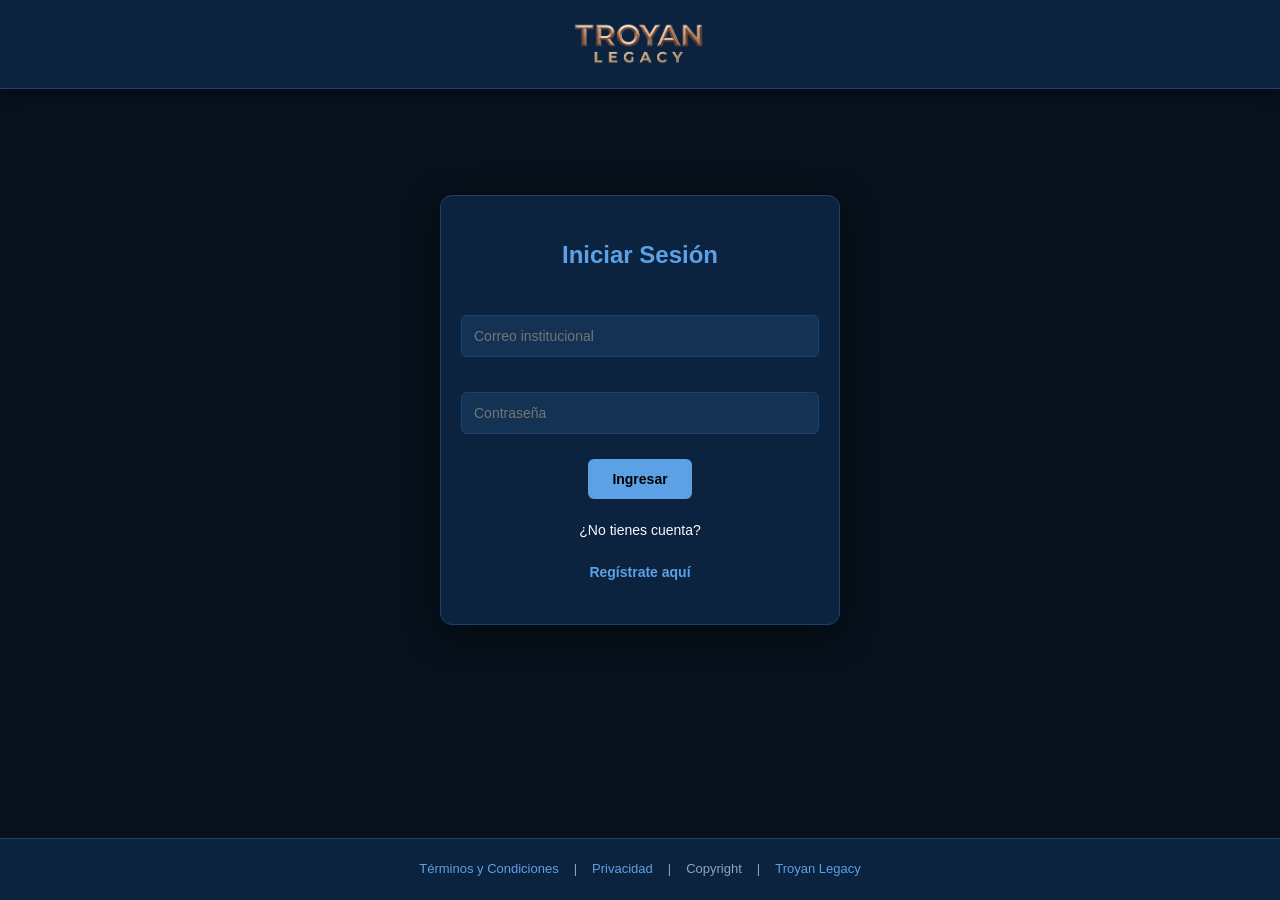
<file: privacidad.html>
<!DOCTYPE html>
<html lang="es">
<head>
    <meta charset="UTF-8">
    <meta name="viewport" content="width=device-width, initial-scale=1.0">
    <title>Política de Privacidad - Gestión de Torneos</title>
    <link rel="stylesheet" href="css/styles.css">
</head>
<body>

<!-- Navbar (non-logged) -->
<nav class="navbar" id="navbar" style="display: none;">
    <div class="navbar-container">
        <div class="navbar-logo">
            <img src="img/tl_letters.png" alt="TROYAN LEGACY" class="logo-img">
        </div>
        <div class="navbar-menu">
            <a href="index.html" class="nav-link">Inicio</a>
            <a href="ayuda.html" class="nav-link">Centro de Ayuda</a>
        </div>
        <div class="navbar-buttons">
            <button class="btn btn-secondary" onclick="window.location.href='login.html'">Iniciar Sesión</button>
            <button class="btn btn-primary" onclick="window.location.href='signin.html'">Registrarse</button>
        </div>
    </div>
</nav>

<div class="main-layout" id="mainLayout">
    <!-- SIDEBAR -->
    <aside class="sidebar">
        <div class="sidebar-header">
            <img src="img/tl_letters.png" alt="TROYAN LEGACY" class="sidebar-logo">
        </div>
        <nav>
            <ul class="sidebar-nav">
                <li><a href="dashboard.html">📊 Dashboard</a></li>
                <li><a href="torneos.html">🏅 Torneos</a></li>
                <li><a href="equipos.html">👥 Equipos</a></li>
                <li><a href="calendario.html">📅 Calendario</a></li>
                <li><a href="resultados.html">📈 Resultados</a></li>
                <li><a href="perfil.html">👤 Mi Perfil</a></li>
                <li id="adminLink" style="display:none;"><a href="admin.html">⚙️ Administración</a></li>
                <li><a href="ayuda-logueado.html">❓ Centro de Ayuda</a></li>
            </ul>
        </nav>
        <div class="user-info">
            <p id="userName"></p>
            <p id="userRole" class="text-blue"></p>
            <button id="themeToggleBtn" onclick="app.toggleTheme()" class="theme-toggle-btn">☀️ Modo Claro</button>
            <button class="logout-btn" onclick="app.logout()">Cerrar Sesión</button>
        </div>
    </aside>

    <!-- MAIN CONTENT -->
    <div class="main-content">
        <div class="header">
            <h1>Política de Privacidad</h1>
        </div>

        <div class="content">
            <div class="card">
                <h2>1. Información que Recopilamos</h2>
                <p>Recopilamos información personal que nos proporcionas directamente, como nombre, correo electrónico y datos de contacto.</p>

                <h2>2. Uso de la Información</h2>
                <p>Utilizamos tu información para proporcionar y mejorar nuestros servicios, comunicarnos contigo y mantener la seguridad de la plataforma.</p>

                <h2>3. Compartir Información</h2>
                <p>No vendemos ni alquilamos tu información personal a terceros. Solo compartimos información cuando es necesario para proporcionar el servicio.</p>

                <h2>4. Seguridad de Datos</h2>
                <p>Implementamos medidas de seguridad técnicas y organizativas para proteger tu información contra acceso no autorizado.</p>

                <h2>5. Tus Derechos</h2>
                <p>Tienes derecho a acceder, corregir o eliminar tu información personal. Puedes ejercer estos derechos contactándonos.</p>

                <h2>6. Cookies</h2>
                <p>Utilizamos cookies para mejorar tu experiencia en la plataforma y analizar el uso del sitio.</p>

                <h2>7. Cambios a esta Política</h2>
                <p>Podemos actualizar esta política de privacidad periódicamente. Te notificaremos de cambios significativos.</p>

                <h2>8. Contacto</h2>
                <p>Para preguntas sobre privacidad, contacta a <a href="mailto:privacidad@troyanlegacy.com">privacidad@troyanlegacy.com</a></p>
            </div>
        </div>
    </div>
</div>

<script src="js/app.js"></script>
<script>
document.addEventListener('DOMContentLoaded', function() {
    const currentUser = app.currentUser;
    if (currentUser) {
        document.getElementById('navbar').style.display = 'none';
        document.getElementById('mainLayout').style.display = 'flex';
        if (app.isAdmin()) document.getElementById('adminLink').style.display = 'block';
        app.initializeNavigation();
        document.getElementById('soporteLink').href = 'ayuda-logueado.html';
    } else {
        document.getElementById('navbar').style.display = 'block';
        document.getElementById('mainLayout').style.display = 'none';
    }
});
</script>

<footer class="footer">
    <div class="footer-content">
        <a href="terminos.html" class="footer-link">Términos y Condiciones</a>
        <span class="footer-separator">|</span>
        <a href="privacidad.html" class="footer-link">Privacidad</a>
        <span class="footer-separator">|</span>
        <a href="ayuda.html" class="footer-link" id="soporteLink">Soporte</a>
        <span class="footer-separator">|</span>
        <span class="footer-text">Copyright</span>
        <span class="footer-separator">|</span>
        <a href="index.html" class="footer-link">Troyan Legacy</a>
    </div>
</footer>

</body>
</html>
</file>
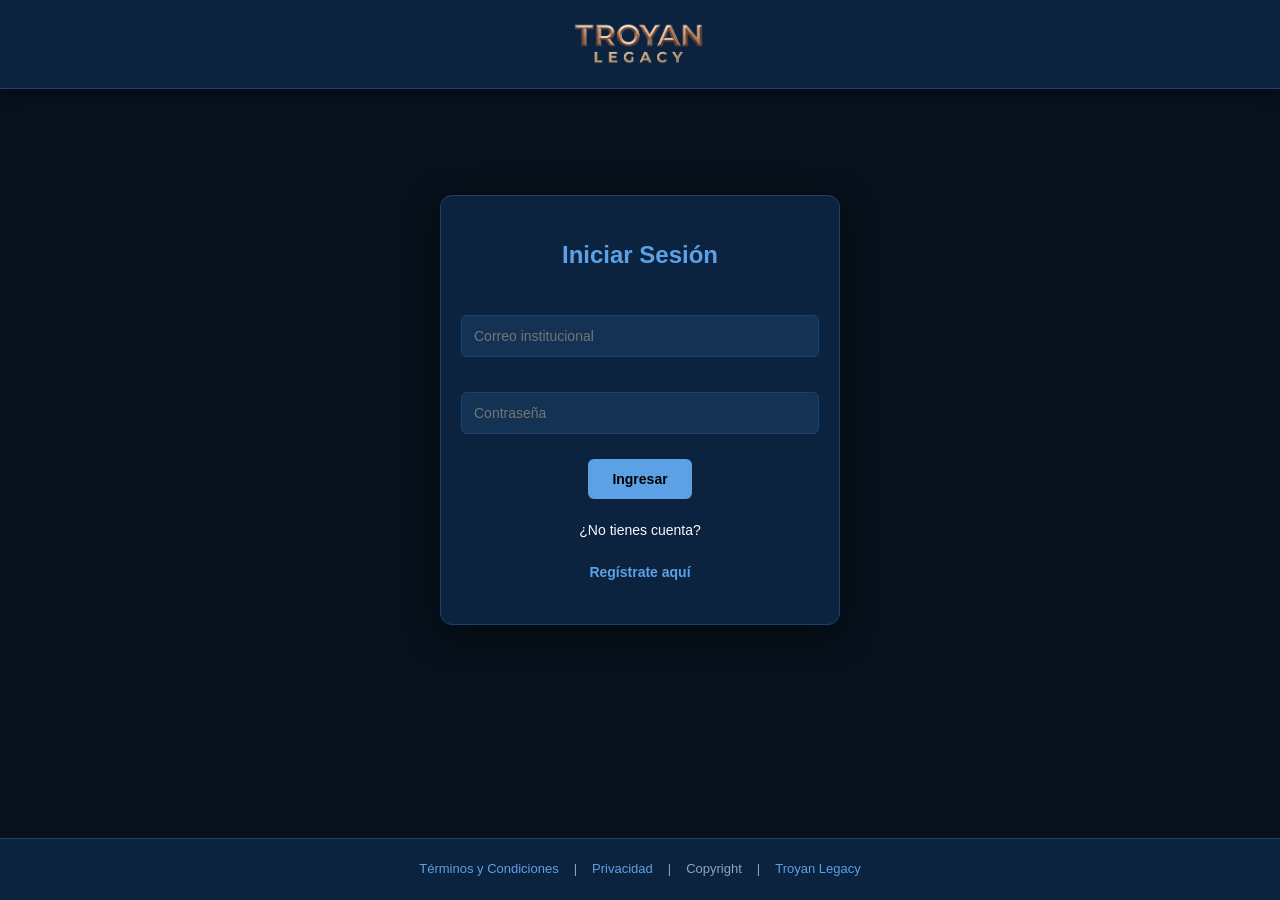
<file: resultados.html>
<!DOCTYPE html>
<html lang="es">
<head>
    <meta charset="UTF-8">
    <meta name="viewport" content="width=device-width, initial-scale=1.0">
    <title>Resultados - Gestión de Torneos</title>
    <link rel="stylesheet" href="css/styles.css">
</head>
<body>

<div class="main-layout">
    <!-- SIDEBAR -->
    <aside class="sidebar">
        <div class="sidebar-header">
            <img src="img/tl_letters.png" alt="TROYAN LEGACY" class="sidebar-logo">
        </div>
        <nav>
            <ul class="sidebar-nav">
                <li><a href="dashboard.html">📊 Dashboard</a></li>
                <li><a href="torneos.html">🏅 Torneos</a></li>
                <li><a href="equipos.html">👥 Equipos</a></li>
                <li><a href="calendario.html">📅 Calendario</a></li>
                <li><a href="resultados.html">📈 Resultados</a></li>
                <li><a href="perfil.html">👤 Mi Perfil</a></li>
                <li id="adminLink" style="display:none;"><a href="admin.html">⚙️ Administración</a></li>
                <li><a href="ayuda-logueado.html">❓ Centro de Ayuda</a></li>
            </ul>
        </nav>
        <div class="user-info">
            <p id="userName" style="margin-bottom: 5px;"></p>
            <p id="userRole" style="font-size: 11px; color: #38bdf8;"></p>
            
            <!-- EL BOTÓN DEL TEMA -->
            <button id="themeToggleBtn" onclick="app.toggleTheme()" style="width: 100%; padding: 8px; margin-bottom: 10px; margin-top: 10px; background: transparent; border: 1px solid #38bdf8; color: #38bdf8; border-radius: 5px; cursor: pointer; font-weight: bold; transition: all 0.3s;">
                ☀️ Modo Claro
            </button>
            
            <button class="logout-btn" onclick="app.logout()">Cerrar Sesión</button>
        </div>
    </aside>

    <!-- MAIN CONTENT -->
    <div class="main-content">
        <div class="header">
            <h1>Resultados de Partidos</h1>
        </div>

        <div class="content">
            <div id="alert" class="alert"></div>

            <!-- FILTROS -->
            <div class="card">
                <form id="filterForm">
                    <div style="display: grid; grid-template-columns: 1fr 1fr; gap: 15px;">
                        <div class="form-group">
                            <label>Filtrar por Torneo</label>
                            <select id="filterTournament" onchange="filterResults()">
                                <option value="">Todos los torneos</option>
                            </select>
                        </div>
                        <div class="form-group">
                            <label>Filtrar por Equipo</label>
                            <select id="filterTeam" onchange="filterResults()">
                                <option value="">Todos los equipos</option>
                            </select>
                        </div>
                    </div>
                </form>
            </div>

            <!-- TABLA DE RESULTADOS -->
            <table>
                <thead>
                    <tr>
                        <th>Torneo</th>
                        <th>Equipo Local</th>
                        <th>Resultado</th>
                        <th>Equipo Visitante</th>
                        <th>Fecha</th>
                        <th>Ubicación</th>
                        <th>Acciones</th>
                    </tr>
                </thead>
                <tbody id="resultsTable">
                    <tr>
                        <td colspan="7" style="text-align: center; color: #cbd5e1;">Cargando resultados...</td>
                    </tr>
                </tbody>
            </table>

            <!-- TABLA DE POSICIONES POR TORNEO -->
            <div id="standingsContainer"></div>
        </div>
    </div>
</div>

<div id="editMatchModal" class="modal">
    <div class="modal-content" style="max-width: 500px;">
        <div class="modal-header">
            <h2>Actualizar Resultado</h2>
            <button type="button" class="modal-close" onclick="app.closeModal('editMatchModal')">&times;</button>
        </div>
        <form id="editMatchForm">
            <div class="form-columns" style="grid-template-columns: 1fr 1fr; text-align: center; gap: 20px;">
                <div class="form-column">
                    <label id="homeTeamLabel" style="font-weight: bold; color: #38bdf8; font-size: 18px;">Local</label>
                    <input type="number" id="homeScoreInput" min="0" required style="font-size: 24px; text-align: center; height: 60px;">
                </div>
                <div class="form-column">
                    <label id="awayTeamLabel" style="font-weight: bold; color: #38bdf8; font-size: 18px;">Visitante</label>
                    <input type="number" id="awayScoreInput" min="0" required style="font-size: 24px; text-align: center; height: 60px;">
                </div>
            </div>
            
            <div class="form-group" style="margin-top: 20px;">
                <label>Estado del Partido</label>
                <select id="matchStatusInput" required>
                    <option value="scheduled">Programado</option>
                    <option value="in_progress">En Curso</option>
                    <option value="finished">Finalizado</option>
                </select>
            </div>
            
            <div class="btn-group">
                <button type="submit" class="btn btn-primary">Guardar Resultado</button>
                <button type="button" class="btn btn-secondary" onclick="app.closeModal('editMatchModal')">Cancelar</button>
            </div>
        </form>
    </div>
</div>

<script src="js/app.js"></script>
<script>
let allMatches = [];
let allTournaments = [];
let allTeams = [];

document.addEventListener('DOMContentLoaded', async function() {
    if (!app.checkAuth()) return;
    
    const currentUser = app.currentUser;
    if (currentUser) {
        if (app.isAdmin()) document.getElementById('adminLink').style.display = 'block';
    }

    await loadInitialData();
    app.initializeNavigation();
});

async function loadInitialData() {
    try {
        [allTournaments, allTeams, allMatches] = await Promise.all([
            app.fetchAPI('/tournaments/'),
            app.fetchAPI('/teams/'),
            app.fetchAPI('/matches/')
        ]);
        
        populateFilters();
        // Filtramos para mostrar solo los partidos jugados o que ya tienen score
        const playedMatches = allMatches.filter(m => m.status === 'played' || m.home_score !== null);
        displayResults(playedMatches);
        loadStandings();
    } catch (error) {
        app.showAlert('Error al cargar datos', 'danger');
    }
}

function populateFilters() {
    const tSelect = document.getElementById('filterTournament');
    const teamSelect = document.getElementById('filterTeam');
    
    allTournaments.forEach(t => tSelect.innerHTML += `<option value="${t.id}">${t.name}</option>`);
    allTeams.forEach(t => teamSelect.innerHTML += `<option value="${t.id}">${t.name}</option>`);
}

function displayResults(matches) {
    const tbody = document.getElementById('resultsTable');
    tbody.innerHTML = '';

    if (matches.length === 0) {
        tbody.innerHTML = '<tr><td colspan="7" style="text-align: center; color: #cbd5e1;">No hay resultados registrados</td></tr>';
        return;
    }

    matches.forEach(match => {
        const tournament = allTournaments.find(t => t.id === match.tournament || t.id === match.tournament_id);
        const homeTeam = allTeams.find(t => t.id === match.homeTeam || t.id === match.home_team);
        const awayTeam = allTeams.find(t => t.id === match.awayTeam || t.id === match.away_team);

        const row = document.createElement('tr');
        const hScore = match.homeScore ?? match.home_score;
        const aScore = match.awayScore ?? match.away_score;
        const resultText = (hScore !== null && aScore !== null) ? `${hScore} - ${aScore}` : 'Pendiente';

        // 🔥 NUEVO: Verificamos si el usuario actual es el dueño exacto de este torneo
        const currentUser = app.currentUser;
        const isTournamentOrganizer = currentUser && tournament && (tournament.organizer === currentUser.id || tournament.organizer_id === currentUser.id);
        // Ahora el botón se muestra si eres el dueño del torneo, o si eres Admin
        const canEdit = isTournamentOrganizer || app.isAdmin() || (typeof app.isOrganizer === 'function' && app.isOrganizer());

        row.innerHTML = `
            <td>${tournament ? tournament.name : 'Desc'}</td>
            <td>${homeTeam ? homeTeam.name : 'Desc'}</td>
            <td style="font-weight: bold; font-size: 16px; text-align: center;">${resultText}</td>
            <td>${awayTeam ? awayTeam.name : 'Desc'}</td>
            <td>${app.formatDate(match.date)}</td>
            <td>${match.location || ''}</td>
            <td>
                ${canEdit ? `
                    <button class="btn btn-warning" style="padding: 5px 10px;" onclick="openEditMatchModal(
                        ${match.id}, 
                        '${homeTeam ? homeTeam.name : 'Desc'}', 
                        '${awayTeam ? awayTeam.name : 'Desc'}', 
                        ${hScore}, 
                        ${aScore}, 
                        '${match.status}'
                    )">✏️ Editar Resultado</button>
                ` : ''}
            </td>
        `;
        
        tbody.appendChild(row);
    });
}

function editResult(matchId) {
    const match = allMatches.find(m => m.id === matchId);
    if (!match) return;

    const tournament = allTournaments.find(t => t.id === (match.tournament || match.tournament_id));
    const homeTeam = allTeams.find(t => t.id === (match.homeTeam || match.home_team));
    const awayTeam = allTeams.find(t => t.id === (match.awayTeam || match.away_team));

    const hScore = match.homeScore ?? match.home_score ?? '';
    const aScore = match.awayScore ?? match.away_score ?? '';

    let modalHTML = `
        <form onsubmit="saveResult(event, ${matchId})">
            <div style="margin-bottom: 20px; text-align: center;">
                <h3 style="color: #38bdf8; margin-bottom: 10px;">${homeTeam.name} vs ${awayTeam.name}</h3>
                <p style="color: #cbd5e1; font-size: 14px;">${tournament.name}</p>
            </div>
            <div style="display: grid; grid-template-columns: 1fr 1fr; gap: 15px;">
                <div class="form-group">
                    <label>${homeTeam.name}</label>
                    <input type="number" id="homeScore" min="0" value="${hScore}" required>
                </div>
                <div class="form-group">
                    <label>${awayTeam.name}</label>
                    <input type="number" id="awayScore" min="0" value="${aScore}" required>
                </div>
            </div>
            <div class="btn-group">
                <button type="submit" class="btn btn-primary">Guardar Resultado</button>
                <button type="button" class="btn btn-secondary" onclick="app.closeModal('resultModal')">Cancelar</button>
            </div>
        </form>
    `;
    document.getElementById('resultModalContent').innerHTML = modalHTML;
    app.showModal('resultModal');
}

async function saveResult(e, matchId) {
    e.preventDefault();
    const match = allMatches.find(m => m.id === matchId);

    // Mantenemos los datos originales del partido, solo actualizamos score
    const data = {
        ...match, // Copia los datos para no borrar la fecha/equipos en el PUT
        home_score: parseInt(document.getElementById('homeScore').value),
        away_score: parseInt(document.getElementById('awayScore').value),
        status: 'played'
    };

    try {
        await app.fetchAPI(`/matches/${matchId}/`, { method: 'PUT', body: JSON.stringify(data) });
        app.showAlert('Resultado guardado', 'success');
        app.closeModal('resultModal');
        loadInitialData(); // Refresca las tablas y posiciones
    } catch (error) {
        app.showAlert('Error al guardar', 'danger');
    }
}

function loadStandings() {
    const container = document.getElementById('standingsContainer');
    container.innerHTML = '';

    allTournaments.forEach(tournament => {
        const standings = calculateStandings(tournament.id);
        if (standings.length === 0) return;

        const card = document.createElement('div');
        card.className = 'card';
        card.innerHTML = `
            <h3>Posiciones - ${tournament.name}</h3>
            <table style="margin-top: 15px;">
                <thead><tr><th>#</th><th>Equipo</th><th>PJ</th><th>G</th><th>E</th><th>P</th><th>GF</th><th>GC</th><th>Pts</th></tr></thead>
                <tbody>
                    ${standings.map((team, i) => `
                        <tr>
                            <td>${i + 1}</td><td>${team.name}</td><td>${team.played}</td>
                            <td>${team.won}</td><td>${team.drawn}</td><td>${team.lost}</td>
                            <td>${team.goalsFor}</td><td>${team.goalsAgainst}</td>
                            <td style="font-weight: bold; color: #38bdf8;">${team.points}</td>
                        </tr>
                    `).join('')}
                </tbody>
            </table>
        `;
        container.appendChild(card);
    });
}

function calculateStandings(tId) {
    const standings = {};
    const tTeams = allTeams.filter(t => t.tournament === tId || t.tournament_id === tId);
    if(tTeams.length === 0) return [];

    tTeams.forEach(team => {
        standings[team.id] = { name: team.name, played: 0, won: 0, drawn: 0, lost: 0, goalsFor: 0, goalsAgainst: 0, points: 0 };
    });

    const tMatches = allMatches.filter(m => (m.tournament === tId || m.tournament_id === tId) && m.home_score !== null);

    tMatches.forEach(m => {
        const htId = m.homeTeam || m.home_team;
        const atId = m.awayTeam || m.away_team;
        const hScore = m.homeScore ?? m.home_score;
        const aScore = m.awayScore ?? m.away_score;

        if (!standings[htId] || !standings[atId]) return;

        standings[htId].played++; standings[atId].played++;
        standings[htId].goalsFor += hScore; standings[htId].goalsAgainst += aScore;
        standings[atId].goalsFor += aScore; standings[atId].goalsAgainst += hScore;

        if (hScore > aScore) { standings[htId].won++; standings[htId].points += 3; standings[atId].lost++; }
        else if (aScore > hScore) { standings[atId].won++; standings[atId].points += 3; standings[htId].lost++; }
        else { standings[htId].drawn++; standings[htId].points++; standings[atId].drawn++; standings[atId].points++; }
    });

    return Object.values(standings).sort((a, b) => (b.points !== a.points) ? b.points - a.points : (b.goalsFor - b.goalsAgainst) - (a.goalsFor - a.goalsAgainst));
}

function filterResults() {
    const tFilter = parseInt(document.getElementById('filterTournament').value);
    const teamFilter = parseInt(document.getElementById('filterTeam').value);

    const filtered = allMatches.filter(m => {
        const isPlayed = m.status === 'played' || m.home_score !== null;
        const tournamentMatch = !tFilter || m.tournament === tFilter || m.tournament_id === tFilter;
        const teamMatch = !teamFilter || m.home_team === teamFilter || m.away_team === teamFilter;
        return isPlayed && tournamentMatch && teamMatch;
    });
    displayResults(filtered);
}

let currentEditingMatchId = null;

// Función para abrir el modal y precargar los datos
function openEditMatchModal(matchId, homeTeamName, awayTeamName, homeScore, awayScore, status) {
    currentEditingMatchId = matchId;
    
    // Ponemos los nombres de los equipos
    document.getElementById('homeTeamLabel').textContent = homeTeamName;
    document.getElementById('awayTeamLabel').textContent = awayTeamName;
    
    // Precargamos los marcadores si ya existen, si no, ponemos 0
    document.getElementById('homeScoreInput').value = (homeScore !== null && homeScore !== 'null' && homeScore !== undefined) ? homeScore : 0;
    document.getElementById('awayScoreInput').value = (awayScore !== null && awayScore !== 'null' && awayScore !== undefined) ? awayScore : 0;
    
    // Precargamos el estado
    document.getElementById('matchStatusInput').value = status || 'scheduled';
    
    app.showModal('editMatchModal');
}

// Evento que se dispara al darle a "Guardar"
document.getElementById('editMatchForm').addEventListener('submit', async function(e) {
    e.preventDefault();
    
    const data = {
        homeScore: parseInt(document.getElementById('homeScoreInput').value),
        awayScore: parseInt(document.getElementById('awayScoreInput').value),
        status: document.getElementById('matchStatusInput').value
    };
    
    try {
        // En Django REST, usar PATCH permite actualizar solo campos específicos
        await app.fetchAPI(`/matches/${currentEditingMatchId}/`, {
            method: 'PATCH',
            body: JSON.stringify(data)
        });
        
        app.showAlert('¡Resultado actualizado correctamente!', 'success');
        app.closeModal('editMatchModal');
        
        // ¡IMPORTANTE! Aquí debes llamar a la función que recarga tu tabla
        // Por ejemplo: loadMatches(); o como se llame en tu archivo actual.
        if (typeof loadMatches === 'function') loadMatches(); 
        
    } catch (error) {
        console.error("Error al actualizar partido:", error);
        app.showAlert('Error al guardar el resultado.', 'danger');
    }
});

</script>

<!-- Footer -->
<footer class="footer">
    <div class="footer-content">
        <a href="terminos.html" class="footer-link">Términos y Condiciones</a>
        <span class="footer-separator">|</span>
        <a href="privacidad.html" class="footer-link">Privacidad</a>
        <span class="footer-separator">|</span>
        <a href="ayuda-logueado.html" class="footer-link">Soporte</a>
        <span class="footer-separator">|</span>
        <span class="footer-text">Copyright</span>
        <span class="footer-separator">|</span>
        <a href="index.html" class="footer-link">Troyan Legacy</a>
    </div>
</footer>

</body>
</html>
</file>
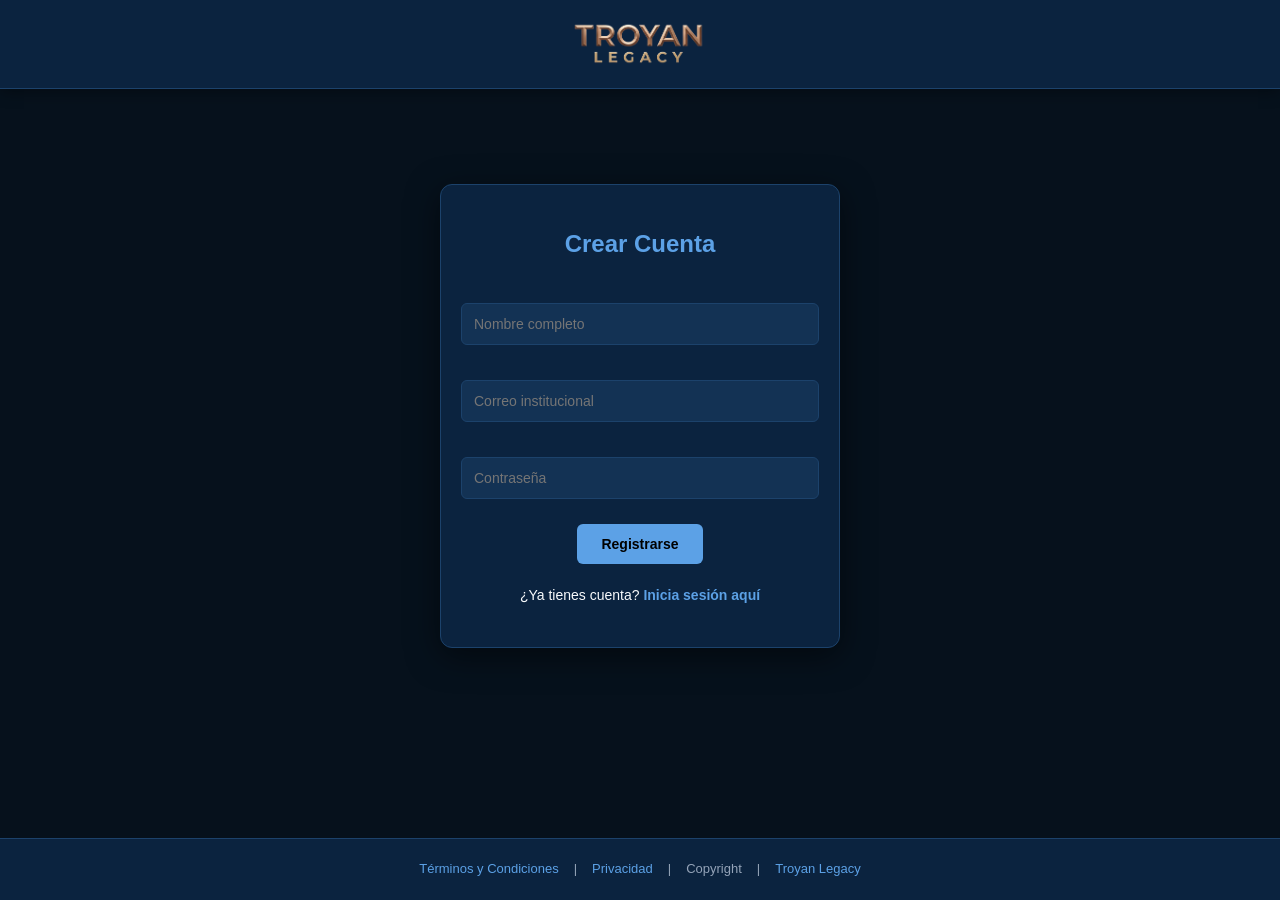
<file: signin.html>
<!DOCTYPE html>
<html lang="es">
<head>
    <meta charset="UTF-8">
    <meta name="viewport" content="width=device-width, initial-scale=1.0">
    <title>Registro - Gestión de Torneos</title>
    <link rel="stylesheet" href="css/styles.css">
</head>
<body class="auth-page">

<!-- Navbar -->
<nav class="navbar-auth">
    <a href="index.html" class="navbar-auth-logo">
        <img src="img/tl_letters.png" alt="TROYAN LEGACY" class="logo-auth-img">
    </a>
</nav>

<div id="alert" class="alert"></div>

<div class="container">
    <h2>Crear Cuenta</h2>

    <form id="signupForm">
        <div class="form-group">
            <input type="text" id="name" placeholder="Nombre completo" required>
        </div>
        <div class="form-group">
            <input type="email" id="email" placeholder="Correo institucional" required>
        </div>
        <div class="form-group">
            <input type="password" id="password" placeholder="Contraseña" required>
        </div>

        <button type="submit">Registrarse</button>
    </form>

    <p>¿Ya tienes cuenta? <a href="login.html">Inicia sesión aquí</a></p>
</div>

<!-- Footer -->
<footer class="footer">
    <div class="footer-content">
        <a href="#" class="footer-link">Términos y Condiciones</a>
        <span class="footer-separator">|</span>
        <a href="#" class="footer-link">Privacidad</a>
        <span class="footer-separator">|</span>
        <span class="footer-text">Copyright</span>
        <span class="footer-separator">|</span>
        <a href="index.html" class="footer-link">Troyan Legacy</a>
    </div>
</footer>

<script src="js/db.js"></script>
<script src="js/auth.js"></script>
</body>
</html>
</file>
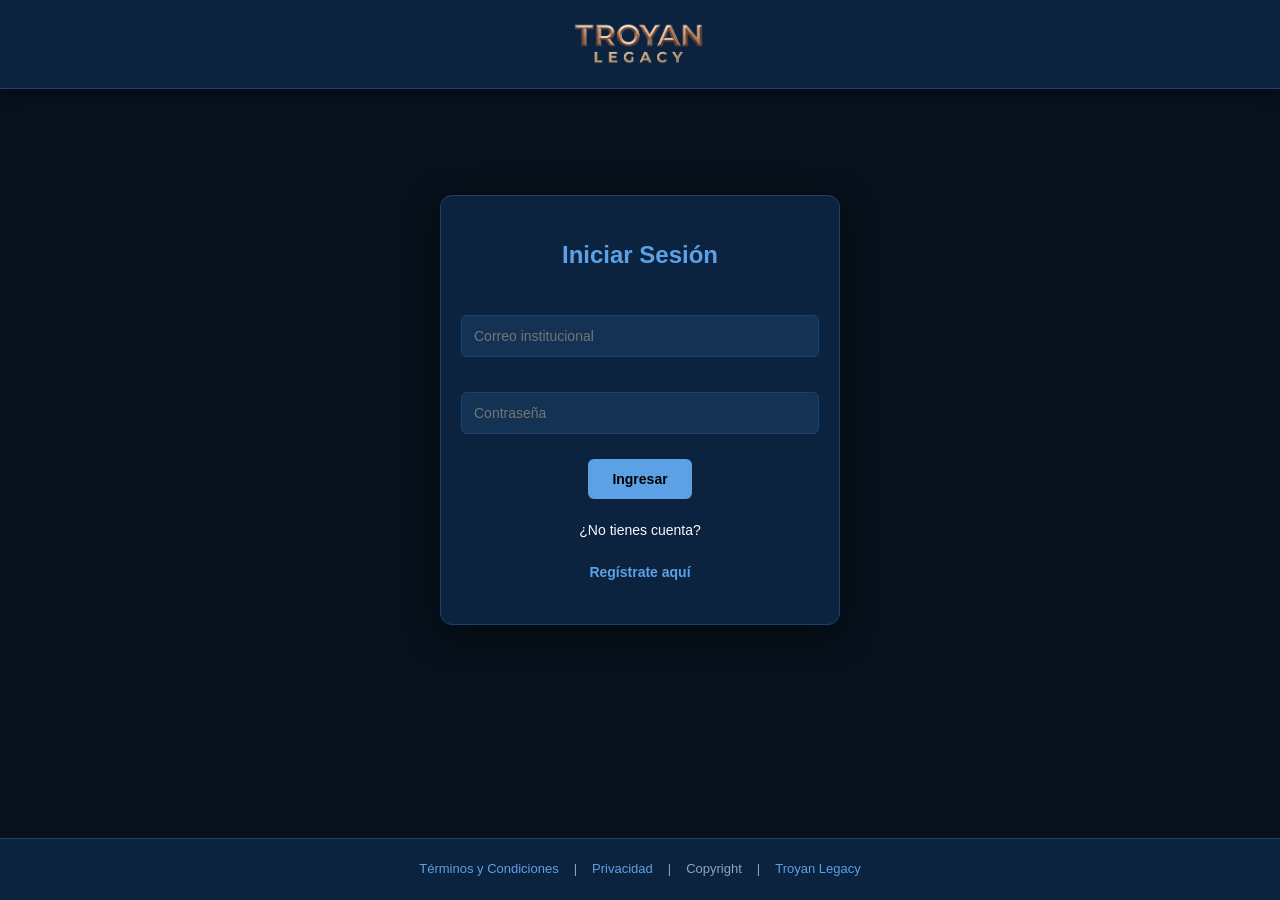
<file: terminos.html>
<!DOCTYPE html>
<html lang="es">
<head>
    <meta charset="UTF-8">
    <meta name="viewport" content="width=device-width, initial-scale=1.0">
    <title>Términos y Condiciones - Gestión de Torneos</title>
    <link rel="stylesheet" href="css/styles.css">
</head>
<body>

<header class="doc-header">
    <div class="doc-logo">
        <img src="img/tl_letters.png" alt="Troyan Legacy logo">
        <div>
            <strong>Gestión de Torneos</strong>
            <p>Términos y Condiciones</p>
        </div>
    </div>
    <nav class="doc-header-links">
        <a href="index.html">Inicio</a>
        <a href="ayuda.html">Centro de Ayuda</a>
    </nav>
</header>

<main class="doc-page">
    <aside class="doc-sidebar">
        <h2>Contenido</h2>
        <ul>
            <li><a href="#aceptacion">Aceptación de los Términos</a></li>
            <li><a href="#descripcion">Descripción del Servicio</a></li>
            <li><a href="#uso">Uso Aceptable</a></li>
            <li><a href="#responsabilidades">Responsabilidades del Usuario</a></li>
            <li><a href="#propiedad">Propiedad Intelectual</a></li>
            <li><a href="#limitacion">Limitación de Responsabilidad</a></li>
            <li><a href="#modificaciones">Modificaciones</a></li>
            <li><a href="#contacto">Contacto</a></li>
        </ul>
        
        <button id="themeToggleBtn" onclick="app.toggleTheme()" style="width: 100%; padding: 8px; margin-bottom: 10px; margin-top: 10px; background: transparent; border: 1px solid #38bdf8; color: #38bdf8; border-radius: 5px; cursor: pointer; font-weight: bold; transition: all 0.3s;">
                ☀️ Modo Claro
        </button>
    </aside>

    <section class="doc-content">
        <article class="doc-section" id="aceptacion">
            <h2>1. Aceptación de los Términos</h2>
            <p>Al acceder, navegar y utilizar la plataforma de Gestión de Torneos de Troyan Legacy, aceptas cumplir con estos términos y condiciones. Si no estás de acuerdo con alguno de ellos, por favor no utilices este servicio.</p>
        </article>

        <article class="doc-section" id="descripcion">
            <h2>2. Descripción del Servicio</h2>
            <p>Esta plataforma ofrece herramientas para crear, administrar y seguir torneos deportivos. Incluye gestión de equipos, programación de partidos, registro de resultados, y generación de estadísticas.</p>
        </article>

        <article class="doc-section" id="uso">
            <h2>3. Uso Aceptable</h2>
            <p>El usuario se compromete a usar la plataforma de manera legítima y responsable. Está prohibido utilizarla para actividades ilegales, difamatorias, o que violen los derechos de terceros.</p>
            <ul>
                <li>No publicar información falsa o engañosa.</li>
                <li>No interferir con el funcionamiento del servicio.</li>
                <li>No intentar acceder a áreas restringidas sin autorización.</li>
            </ul>
        </article>

        <article class="doc-section" id="responsabilidades">
            <h2>4. Responsabilidades del Usuario</h2>
            <p>Cada usuario es responsable de mantener la confidencialidad de sus datos de acceso y de todas las actividades realizadas bajo su cuenta. Si detectas un uso no autorizado, notifícanos inmediatamente.</p>
        </article>

        <article class="doc-section" id="propiedad">
            <h2>5. Propiedad Intelectual</h2>
            <p>El contenido de este sitio, incluyendo textos, gráficos y diseño, es propiedad de Troyan Legacy o está autorizado para su uso. Queda prohibida la reproducción no autorizada.</p>
        </article>

        <article class="doc-section" id="limitacion">
            <h2>6. Limitación de Responsabilidad</h2>
            <p>La plataforma se ofrece “tal cual”, sin garantías implícitas. Troyan Legacy no será responsable por daños indirectos, incidentales o consecuentes derivados del uso del servicio.</p>
        </article>

        <article class="doc-section" id="modificaciones">
            <h2>7. Modificaciones</h2>
            <p>Podemos modificar estos términos en cualquier momento. Las actualizaciones entrarán en vigor desde su publicación en esta página. Se recomienda revisarlos periódicamente.</p>
        </article>

        <article class="doc-section" id="contacto">
            <h2>8. Contacto</h2>
            <p>Para preguntas sobre privacidad, contacta a <a href="mailto:soporte@troyanlegacy.com">soporte@troyanlegacy.com</a>.</p>
        </article>
    </section>
</main>

<footer class="footer">
    <div class="footer-content">
        <a href="terminos.html" class="footer-link">Términos y Condiciones</a>
        <span class="footer-separator">|</span>
        <a href="privacidad.html" class="footer-link">Privacidad</a>
        <span class="footer-separator">|</span>
        <a href="ayuda.html" class="footer-link">Soporte</a>
        <span class="footer-separator">|</span>
        <span class="footer-text">Copyright</span>
        <span class="footer-separator">|</span>
        <a href="index.html" class="footer-link">Troyan Legacy</a>
    </div>
</footer>

<script src="js/app.js"></script>
</body>
</html>
</file>
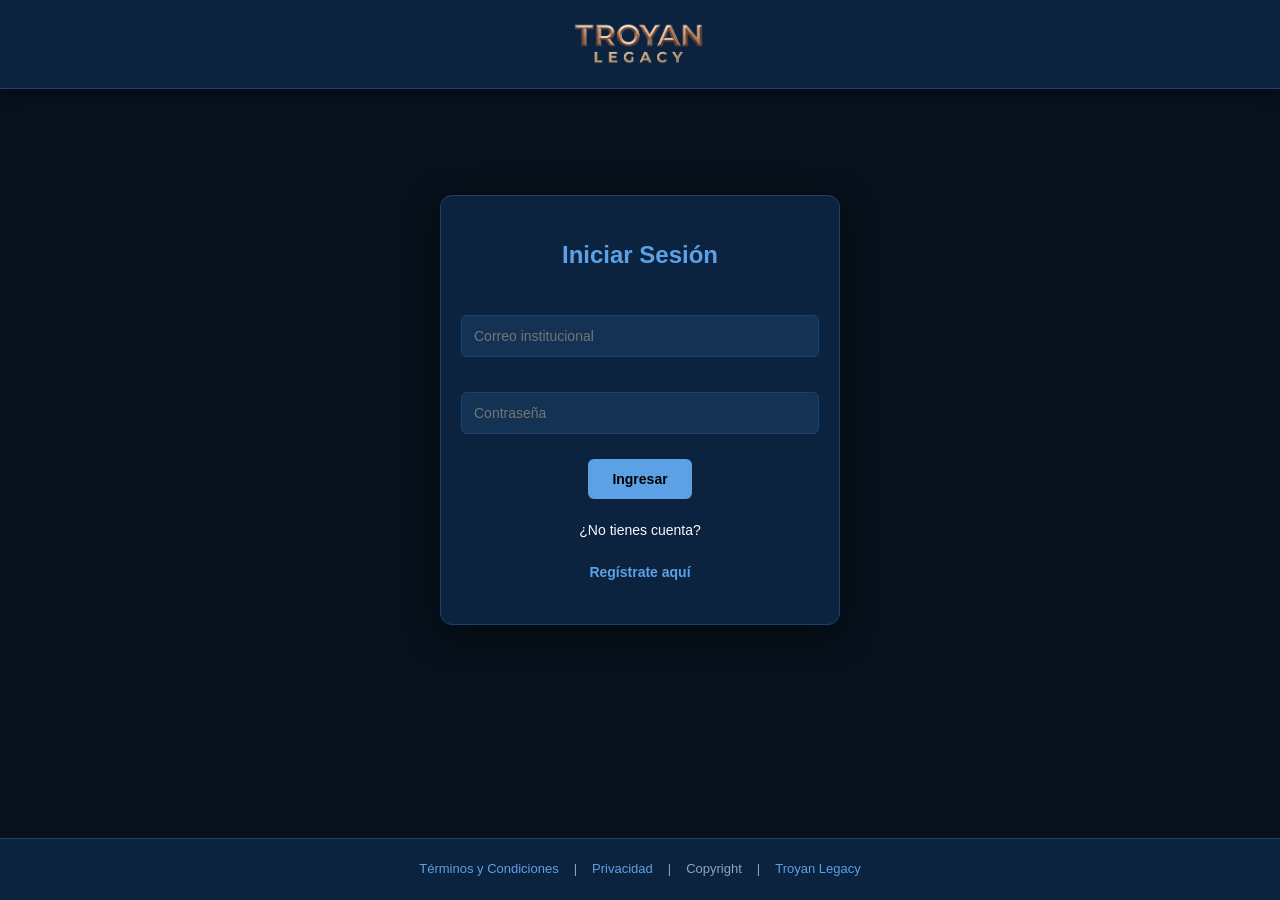
<file: torneos.html>
<!DOCTYPE html>
<html lang="es">
<head>
    <meta charset="UTF-8">
    <meta name="viewport" content="width=device-width, initial-scale=1.0">
    <title>Torneos - Gestión de Torneos</title>
    <link rel="stylesheet" href="css/styles.css">
</head>
<body>

<div class="main-layout">
    <aside class="sidebar">
        <div class="sidebar-header">
            <img src="img/tl_letters.png" alt="TROYAN LEGACY" class="sidebar-logo">
        </div>
        <nav>
            <ul class="sidebar-nav">
                <li><a href="dashboard.html">📊 Dashboard</a></li>
                <li><a href="torneos.html">🏅 Torneos</a></li>
                <li><a href="equipos.html">👥 Equipos</a></li>
                <li><a href="calendario.html">📅 Calendario</a></li>
                <li><a href="resultados.html">📈 Resultados</a></li>
                <li><a href="perfil.html">👤 Mi Perfil</a></li>
                <li id="adminLink" style="display:none;"><a href="admin.html">⚙️ Administración</a></li>
                <li><a href="ayuda-logueado.html">❓ Centro de Ayuda</a></li>
            </ul>
        </nav>
        <div class="user-info">
            <p id="userName" class="user-name-text"></p>
            <p id="userRole" class="user-role-text"></p>
            
            <button id="themeToggleBtn" onclick="app.toggleTheme()" class="theme-toggle-btn">
                ☀️ Modo Claro
            </button>
            
            <button class="logout-btn" onclick="app.logout()">Cerrar Sesión</button>
        </div>
    </aside>

    <div class="main-content">
        <div class="header">
            <h1>Gestión de Torneos</h1>
            <div style="display: flex; gap: 10px; align-items: center;">
                <button id="viewRequestsBtn" class="btn btn-secondary btn-sm" style="display:none;" onclick="viewTournamentRequests()">
                    📋 Solicitudes
                </button>
                <button id="createTournamentBtn" class="btn btn-success btn-sm" style="display:none;">Crear Torneo</button>
            </div>
        </div>

        <div class="content">
            <div id="alert" class="alert"></div>

            <div class="card">
                <form id="filterForm">
                    <div class="form-group" style="margin-bottom: 0;">
                        <input type="text" id="searchTournament" placeholder="Buscar torneo por nombre...">
                    </div>
                </form>
            </div>

            <div id="tournamentsContainer"></div>

            <table>
                <thead>
                    <tr>
                        <th>Nombre</th>
                        <th>Deporte</th>
                        <th>Inicio</th>
                        <th>Fin</th>
                        <th>Ubicación</th>
                        <th>Estado</th>
                        <th>Equipos</th>
                        <th>Acciones</th>
                    </tr>
                </thead>
                <tbody id="tournamentsTable">
                    <tr>
                        <td colspan="8" style="text-align: center; color: #cbd5e1;">Cargando torneos...</td>
                    </tr>
                </tbody>
            </table>
        </div>
    </div>
</div>

<div id="tournamentModal" class="modal">
    <div class="modal-content">
        <div class="modal-header">
            <h2 id="modalTitle">Crear Torneo</h2>
            <button type="button" class="modal-close" onclick="app.closeModal('tournamentModal')">&times;</button>
        </div>
        <form id="tournamentForm">
            <div class="form-columns">
                <div class="form-column">
                    <div class="form-group">
                        <label>Nombre del Torneo</label>
                        <input type="text" id="tournamentName" required>
                    </div>
                    <div class="form-group">
                        <label>Descripción</label>
                        <textarea id="tournamentDescription" required></textarea>
                    </div>
                    <div class="form-group">
                        <label>Deporte</label>
                        <select id="tournamentSport" required>
                            <option value="">Selecciona un deporte</option>
                            <option value="Futbol">Futbol</option>
                            <option value="Baloncesto">Baloncesto</option>
                            <option value="Voleibol">Voleibol</option>
                            <option value="Tenis">Tenis</option>
                            <option value="Badminton">Badminton</option>
                            <option value="Otros">Otros</option>
                        </select>
                    </div>
                    <div class="form-group">
                        <label>Equipos Máximos</label>
                        <input type="number" id="tournamentMaxTeams" value="16" required>
                    </div>
                </div>
                <div class="form-column">
                    <div class="form-group">
                        <label>Fecha de Inicio</label>
                        <input type="date" id="tournamentStartDate" required>
                    </div>
                    <div class="form-group">
                        <label>Fecha de Fin</label>
                        <input type="date" id="tournamentEndDate" required>
                    </div>
                    <div class="form-group">
                        <label>Ubicación</label>
                        <input type="text" id="tournamentLocation" required>
                    </div>
                </div>
            </div>
            <div class="btn-group">
                <button type="submit" class="btn btn-primary">Guardar</button>
                <button type="button" class="btn btn-secondary" onclick="app.closeModal('tournamentModal')">Cancelar</button>
            </div>
        </form>
    </div>
</div>

<div id="detailsModal" class="modal">
    <div class="modal-content">
        <div class="modal-header">
            <h2 id="detailsTitle">Detalles del Torneo</h2>
            <button type="button" class="modal-close" onclick="app.closeModal('detailsModal')">&times;</button>
        </div>
        <div id="detailsContent"></div>
    </div>
</div>

<div id="requestsModal" class="modal">
    <div class="modal-content" style="max-width: 600px;">
        <div class="modal-header">
            <h2>Solicitudes de Unión</h2>
            <button type="button" class="modal-close" onclick="app.closeModal('requestsModal')">&times;</button>
        </div>
        <div id="requestsContent">
            <p style="text-align: center; color: #64748b;">Cargando solicitudes...</p>
        </div>
    </div>
</div>

<div id="joinTournamentModal" class="modal">
    <div class="modal-content">
        <div class="modal-header">
            <h2>Unirse a un Torneo</h2>
            <button type="button" class="modal-close" onclick="app.closeModal('joinTournamentModal')">&times;</button>
        </div>
        <form id="joinTournamentForm">
            <input type="hidden" id="joinTournamentSelect">
            <div class="form-group">
                <label>Torneo</label>
                <input type="text" id="joinTournamentName" readonly style="background: #1e293b;">
            </div>
            <div class="form-group">
                <label>Nombre del Equipo</label>
                <input type="text" id="joinTeamName" placeholder="Ingresa el nombre de tu equipo" required>
            </div>
            <div class="form-group">
                <label>Teléfono de Contacto</label>
                <input type="tel" id="joinPhone" placeholder="Número de teléfono" required>
            </div>
            <div class="form-group">
                <label>Correo Electrónico</label>
                <input type="email" id="joinEmail" placeholder="Correo electrónico de contacto" required>
            </div>
            <div class="form-group">
                <label>Notas Adicionales</label>
                <textarea id="joinNotes" placeholder="Información adicional sobre tu equipo (opcional)"></textarea>
            </div>
            <div class="btn-group">
                <button type="submit" class="btn btn-primary">Enviar Solicitud</button>
                <button type="button" class="btn btn-secondary" onclick="app.closeModal('joinTournamentModal')">Cancelar</button>
            </div>
        </form>
    </div>
</div>

<script src="js/app.js"></script>
<script>
let currentEditingTournamentId = null;

document.addEventListener('DOMContentLoaded', function() {
    if (!app.checkAuth()) return;
    
    const currentUser = app.currentUser;
    if (currentUser) {
        if (app.isAdmin()) {
            const adminLink = document.getElementById('adminLink');
            if (adminLink) adminLink.style.display = 'block';
        }

        const createBtn = document.getElementById('createTournamentBtn');
        const requestsBtn = document.getElementById('viewRequestsBtn');
        
        if (createBtn) createBtn.style.display = 'inline-block';
        if (requestsBtn) requestsBtn.style.display = 'inline-block';
    }

    loadTournaments();
    app.initializeNavigation();

    document.getElementById('createTournamentBtn').addEventListener('click', openCreateModal);
    document.getElementById('tournamentForm').addEventListener('submit', saveTournament);
    document.getElementById('searchTournament').addEventListener('input', filterTournaments);
    
    const joinForm = document.getElementById('joinTournamentForm');
    if (joinForm) joinForm.addEventListener('submit', submitJoinRequest);

    const urlParams = new URLSearchParams(window.location.search);
    if (urlParams.get('action') === 'new') {
        setTimeout(() => {
            if (typeof openCreateModal === 'function') {
                openCreateModal();
                window.history.replaceState({}, document.title, window.location.pathname);
            }
        }, 500);
    }
});

async function loadTournaments() {
    try {
        const [tournaments, requests] = await Promise.all([
            app.fetchAPI('/tournaments/'),
            app.fetchAPI('/requests/')
        ]);

        const tbody = document.getElementById('tournamentsTable');
        tbody.innerHTML = '';

        if (tournaments.length === 0) {
            tbody.innerHTML = '<tr><td colspan="8" style="text-align: center; color: #cbd5e1;">No hay torneos registrados</td></tr>';
            return;
        }

        const currentUser = app.currentUser;

        tournaments.forEach(tournament => {
            const row = document.createElement('tr');
            const teamsCount = tournament.teams ? tournament.teams.length : 0;
            const isOrganizer = currentUser && (tournament.organizer === currentUser.id || tournament.organizer_id === currentUser.id);
            const canEdit = app.isAdmin() || isOrganizer;
            
            let hasPendingRequest = false;
            if (currentUser) {
                hasPendingRequest = requests.some(r => 
                    (r.tournament === tournament.id || r.tournament_id === tournament.id) && 
                    (r.user === currentUser.id || r.user_id === currentUser.id) && 
                    r.status === 'pending'
                );
            }
            
            row.innerHTML = `
                <td>${tournament.name}</td>
                <td>${tournament.sport}</td>
                <td>${app.formatDate(tournament.startDate || tournament.start_date)}</td>
                <td>${app.formatDate(tournament.endDate || tournament.end_date)}</td>
                <td>${tournament.location}</td>
                <td><span style="color: #10b981; font-weight: bold;">${tournament.status}</span></td>
                <td>${teamsCount}/${tournament.maxTeams || tournament.max_teams || 0}</td>
                <td>
                    <button class="btn btn-secondary" style="padding: 5px 10px;" onclick="viewTournamentDetails(${tournament.id})">Ver</button>
                    ${!isOrganizer && currentUser && !hasPendingRequest && teamsCount < (tournament.maxTeams || tournament.max_teams) ? `
                        <button class="btn btn-primary" style="padding: 5px 10px;" onclick="openJoinTournament(${tournament.id})">Inscribir Equipo</button>
                    ` : ''}
                    ${hasPendingRequest ? `<span class="badge-pending">Pendiente</span>` : ''}
                    ${canEdit ? `
                        <button class="btn btn-warning" style="padding: 5px 10px;" onclick="editTournament(${tournament.id})">Editar</button>
                        <button class="btn btn-danger" style="padding: 5px 10px;" onclick="deleteTournament(${tournament.id})">Eliminar</button>
                    ` : ''}
                </td>
            `;
            tbody.appendChild(row);
        });
    } catch (error) {
        app.showAlert('Error al cargar la lista de torneos', 'danger');
    }
}

function openCreateModal() {
    currentEditingTournamentId = null;
    document.getElementById('modalTitle').textContent = 'Crear Torneo';
    document.getElementById('tournamentForm').reset();
    app.showModal('tournamentModal');
}

async function editTournament(tournamentId) {
    try {
        const tournament = await app.fetchAPI(`/tournaments/${tournamentId}/`);
        currentEditingTournamentId = tournamentId;
        document.getElementById('modalTitle').textContent = 'Editar Torneo';
        document.getElementById('tournamentName').value = tournament.name;
        document.getElementById('tournamentDescription').value = tournament.description;
        document.getElementById('tournamentSport').value = tournament.sport;
        document.getElementById('tournamentStartDate').value = tournament.startDate || tournament.start_date;
        document.getElementById('tournamentEndDate').value = tournament.endDate || tournament.end_date;
        document.getElementById('tournamentLocation').value = tournament.location;
        document.getElementById('tournamentMaxTeams').value = tournament.maxTeams || tournament.max_teams;
        app.showModal('tournamentModal');
    } catch (error) {
        app.showAlert('Error al cargar los datos del torneo', 'danger');
    }
}

async function saveTournament(e) {
    e.preventDefault();
    const currentUser = app.currentUser;

    const data = {
        name: document.getElementById('tournamentName').value,
        description: document.getElementById('tournamentDescription').value,
        sport: document.getElementById('tournamentSport').value,
        startDate: document.getElementById('tournamentStartDate').value,
        endDate: document.getElementById('tournamentEndDate').value,
        maxTeams: parseInt(document.getElementById('tournamentMaxTeams').value),
        location: document.getElementById('tournamentLocation').value,
        status: 'active',
        organizer: currentUser.id
    };

    try {
        if (currentEditingTournamentId) {
            await app.fetchAPI(`/tournaments/${currentEditingTournamentId}/`, {
                method: 'PUT',
                body: JSON.stringify(data)
            });
            app.showAlert('Torneo actualizado exitosamente', 'success');
        } else {
            await app.fetchAPI('/tournaments/', {
                method: 'POST',
                body: JSON.stringify(data)
            });
            app.showAlert('Torneo creado exitosamente', 'success');
        }
        app.closeModal('tournamentModal');
        loadTournaments();
    } catch (error) {
        app.showAlert('Error al guardar el torneo', 'danger');
    }
}

async function deleteTournament(tournamentId) {
    if (!confirm('¿Estás seguro de que deseas eliminar este torneo?')) return;
    try {
        await app.fetchAPI(`/tournaments/${tournamentId}/`, { method: 'DELETE' });
        app.showAlert('Torneo eliminado', 'success');
        loadTournaments();
    } catch (error) {
        app.showAlert('Error al eliminar el torneo', 'danger');
    }
}

async function viewTournamentDetails(tournamentId) {
    try {
        const [tournament, allTeams] = await Promise.all([
            app.fetchAPI(`/tournaments/${tournamentId}/`),
            app.fetchAPI('/teams/')
        ]);

        const teams = allTeams.filter(team => {
            if (!tournament.teams) return false;
            return tournament.teams.some(t => t === team.id || t.id === team.id);
        });

        const currentUser = app.currentUser;
        const currentUserId = currentUser ? currentUser.id : null;
        
        // Revisamos si el usuario actual ya está en ALGÚN equipo de este torneo
        const isUserInAnyTeam = currentUserId ? teams.some(team => (team.members || []).includes(currentUserId)) : false;
        
        // 🔥 NUEVO: Detectamos si el usuario actual es el organizador del torneo o un administrador
        const isOrganizer = currentUserId && (tournament.organizer === currentUserId || tournament.organizer_id === currentUserId || app.isAdmin());

        let teamsListHTML = '';
        
        if (teams.length > 0) {
            const teamsCards = teams.map(team => {
                const miembros = team.members || []; 
                const isMember = currentUserId ? miembros.includes(currentUserId) : false;
                const totalJugadores = miembros.length; 
                
                let actionBtn = '';
                if (currentUserId) { 
                    if (isMember) {
                        actionBtn = '<button class="btn btn-danger btn-modal-action" onclick="app.leaveTeam(' + team.id + ')">🚪 Salir del Equipo</button>';
                    } else if (!isUserInAnyTeam) {
                        actionBtn = '<button class="btn btn-primary btn-modal-action" onclick="app.joinTeam(' + team.id + ')">➕ Unirme</button>';
                    } else {
                        actionBtn = '<span style="color: #94a3b8; font-size: 13px; font-weight: bold;">Ya estás en otro equipo</span>';
                    }
                }

                // 🔥 NUEVO: Botón de Eliminar exclusivo para el Organizador
                let deleteBtn = '';
                if (isOrganizer) {
                    // Usamos un rojo un poco más oscuro (#b91c1c) para que se diferencie del botón de "Salir"
                    deleteBtn = '<button class="btn btn-danger btn-modal-action" style="margin-left: 10px; background-color: #b91c1c;" onclick="deleteTeamFromTournament(' + team.id + ')">🗑️ Eliminar</button>';
                }

                return '<div class="tournament-team-item">' +
                       '<div>' +
                       '<div class="tournament-team-name">' + team.name + '</div>' +
                       '<div class="tournament-team-players">👥 ' + totalJugadores + ' Jugador(es)</div>' +
                       '</div>' +
                       // Agrupamos los botones en un div flex para que se formen uno al lado del otro
                       '<div style="display: flex; align-items: center;">' + actionBtn + deleteBtn + '</div>' +
                       '</div>';
            });
            teamsListHTML = '<div class="tournament-teams-list">' + teamsCards.join('') + '</div>';
        } else {
            teamsListHTML = '<div class="tournament-empty-state">' +
                            '<p class="tournament-empty-text">No hay equipos registrados aún.</p>' +
                            '<p class="tournament-empty-subtext">¡Sé el primero en inscribir tu equipo!</p>' +
                            '</div>';
        }

        const detailsHTML = '<div class="tournament-details-header">' +
                            '<p><strong>🏅 Deporte:</strong> ' + tournament.sport + '</p>' +
                            '<p><strong>📊 Progreso de Inscripción:</strong> ' + teams.length + ' de ' + (tournament.maxTeams || tournament.max_teams) + ' equipos permitidos</p>' +
                            '</div>' +
                            '<div>' +
                            '<h4 class="tournament-details-title">🛡️ Equipos Participantes</h4>' +
                            teamsListHTML +
                            '</div>';

        document.getElementById('detailsContent').innerHTML = detailsHTML;
        document.getElementById('detailsTitle').textContent = 'Torneo: ' + tournament.name;
        app.showModal('detailsModal');
    } catch (error) {
        console.error("Error al cargar detalles:", error);
        app.showAlert('Error al cargar los detalles del torneo', 'danger');
    }
}

// 🔥 NUEVA FUNCIÓN: Se encarga de borrar el equipo de la base de datos
async function deleteTeamFromTournament(teamId) {
    if (!confirm('¿Estás seguro de que deseas eliminar este equipo del torneo? Esta acción eliminará a todos los jugadores de este equipo.')) return;
    
    try {
        // En Django REST Framework, hacer un DELETE a la ruta del equipo lo borra por completo
        await app.fetchAPI(`/teams/${teamId}/`, { method: 'DELETE' });
        
        app.showAlert('Equipo eliminado exitosamente', 'success');
        app.closeModal('detailsModal'); // Cerramos el modal para refrescar la vista
        loadTournaments(); // Recargamos la tabla de torneos de fondo
    } catch (error) {
        console.error("Error al eliminar equipo:", error);
        app.showAlert('Error al eliminar el equipo', 'danger');
    }
}

function filterTournaments() {
    const searchValue = document.getElementById('searchTournament').value.toLowerCase();
    const rows = document.querySelectorAll('#tournamentsTable tr');

    rows.forEach((row, index) => {
        if (index === 0) return; 
        const text = row.textContent.toLowerCase();
        row.style.display = text.includes(searchValue) ? '' : 'none';
    });
}

// ======================= SOLICITUDES =======================
async function openJoinTournament(tournamentId) {
    const currentUser = app.currentUser;
    if (!currentUser) return app.showAlert('Debes iniciar sesión para unirte', 'danger');

    try {
        // Bloqueo 1: Ver si ya tiene solicitud pendiente
        const requests = await app.fetchAPI('/requests/');
        const existingRequest = requests.find(r => 
            (r.tournament === tournamentId || r.tournament_id === tournamentId) && 
            (r.user === currentUser.id || r.user_id === currentUser.id) && 
            r.status === 'pending'
        );

        if (existingRequest) {
            app.showAlert('Ya tienes una solicitud pendiente para este torneo', 'warning');
            return;
        }
        
        // Bloqueo 2 (REGLA DE 1 EQUIPO): Revisar si ya pertenece a un equipo de este torneo
        const [tournament, allTeams] = await Promise.all([
            app.fetchAPI(`/tournaments/${tournamentId}/`),
            app.fetchAPI('/teams/')
        ]);
        
        const teamsEnTorneo = allTeams.filter(team => {
            if (!tournament.teams) return false;
            return tournament.teams.some(t => t === team.id || t.id === team.id);
        });

        const yaEstaEnUnEquipo = teamsEnTorneo.some(team => (team.members || []).includes(currentUser.id));
        
        if (yaEstaEnUnEquipo) {
            app.showAlert('Ya perteneces a un equipo en este torneo. Límite: 1 por usuario.', 'warning');
            return;
        }

        document.getElementById('joinTournamentSelect').value = tournamentId;
        app.showModal('joinTournamentModal');
    } catch (error) {
        app.showAlert('Error al verificar las solicitudes', 'danger');
    }
}

async function submitJoinRequest(e) {
    e.preventDefault();
    const currentUser = app.currentUser;
    
    // Obtenemos los valores directamente
    const tournamentId = parseInt(document.getElementById('joinTournamentSelect').value);
    const teamName = document.getElementById('joinTeamName').value;
    const phone = document.getElementById('joinPhone').value;
    const email = document.getElementById('joinEmail').value;
    const notes = document.getElementById('joinNotes').value;

    const data = {
        tournament: tournamentId,
        user: currentUser.id,
        team_name: teamName,
        phone: phone,
        email: email,
        notes: notes,
        status: 'pending'
    };

    try {
        // En lugar de llamar a una ruta compleja, usamos fetchAPI básico 
        // para asegurar que el backend reciba el objeto tal cual
        await app.fetchAPI('/requests/', {
            method: 'POST',
            headers: {
                'Content-Type': 'application/json'
            },
            body: JSON.stringify(data)
        });
        
        app.showAlert('Solicitud de inscripción de equipo enviada a los organizadores', 'success');
        app.closeModal('joinTournamentModal');
        document.getElementById('joinTournamentForm').reset();
        loadTournaments(); 
    } catch (error) {
        console.error("Error detallado:", error);
        app.showAlert('Error al enviar la solicitud. Revisa la consola.', 'danger');
    }
}

async function viewTournamentRequests() {
    const currentUser = app.currentUser;
    if (!currentUser) return;

    try {
        const [tournaments, requests] = await Promise.all([
            app.fetchAPI('/tournaments/'),
            app.fetchAPI('/requests/')
        ]);
        
        const myTournaments = tournaments.filter(t => t.organizer === currentUser.id || t.organizer_id === currentUser.id);
        const myTournamentIds = myTournaments.map(t => t.id);

        const myRequests = requests.filter(r => 
            (myTournamentIds.includes(r.tournament) || myTournamentIds.includes(r.tournament_id)) && 
            r.status === 'pending'
        );

        const content = document.getElementById('requestsContent');
        
        if (myRequests.length === 0) {
            content.innerHTML = '<p style="text-align: center; color: #64748b;">No hay solicitudes pendientes</p>';
        } else {
            content.innerHTML = myRequests.map(req => `
                <div style="background: #334155; padding: 15px; border-radius: 8px; margin-bottom: 15px;">
                    <p style="margin-bottom: 10px;"><strong>Equipo:</strong> ${req.team_name}</p>
                    <p style="margin-bottom: 5px;"><strong>Teléfono:</strong> ${req.phone}</p>
                    <p style="margin-bottom: 5px;"><strong>Email:</strong> ${req.email}</p>
                    <p style="margin-bottom: 5px;"><strong>Torneo:</strong> ${req.tournament_name || req.tournament}</p>
                    ${req.notes ? `<p style="margin-bottom: 10px;"><strong>Notas:</strong> ${req.notes}</p>` : ''}
                    <div style="display: flex; gap: 10px; margin-top: 10px;">
                        <button class="btn btn-success btn-sm" onclick="respondToRequest(${req.id}, true)">Aceptar</button>
                        <button class="btn btn-danger btn-sm" onclick="respondToRequest(${req.id}, false)">Rechazar</button>
                    </div>
                </div>
            `).join('');
        }

        app.showModal('requestsModal');
    } catch (error) {
        app.showAlert('Error al cargar las solicitudes', 'danger');
    }
}

async function respondToRequest(requestId, accepted) {
    const newStatus = accepted ? 'accepted' : 'rejected';
    
    try {
        // Obtenemos la solicitud completa para saber quién la hizo
        const req = await app.fetchAPI(`/requests/${requestId}/`);
        console.log("Datos de la solicitud recibidos:", req); // <--- AÑADE ESTO
        const userId = req.user; // Este es el ID del usuario que solicitó unirse
        const tournamentId = req.tournament;

        await app.fetchAPI(`/requests/${requestId}/`, {
            method: 'PATCH',
            body: JSON.stringify({ status: newStatus }),
            headers: { 'Content-Type': 'application/json' }
        });

        if (accepted) {
            // ENVIAMOS EL user_id AQUÍ
            await app.fetchAPI(`/tournaments/${tournamentId}/add-team/`, {
                method: 'POST',
                body: JSON.stringify({ 
                    team_name: req.team_name,
                    user_id: userId // <--- ESTO ES LO QUE FALTABA O FALLABA
                }),
                headers: { 'Content-Type': 'application/json' }
            });
            app.showAlert('Solicitud aceptada. ¡Equipo registrado!', 'success');
        } else {
            app.showAlert('Solicitud rechazada', 'info');
        }
        
        app.closeModal('requestsModal');
        loadTournaments(); 
        
    } catch (error) {
        console.error("Error al procesar:", error);
        app.showAlert('Ocurrió un error al procesar la solicitud.', 'danger');
    }
}

</script>

<footer class="footer">
    <div class="footer-content">
        <a href="terminos.html" class="footer-link">Términos y Condiciones</a>
        <span class="footer-separator">|</span>
        <a href="privacidad.html" class="footer-link">Privacidad</a>
        <span class="footer-separator">|</span>
        <a href="ayuda-logueado.html" class="footer-link">Soporte</a>
        <span class="footer-separator">|</span>
        <span class="footer-text">Copyright</span>
        <span class="footer-separator">|</span>
        <a href="index.html" class="footer-link">Troyan Legacy</a>
    </div>
</footer>

</body>
</html>
</file>
<file: css/styles.css>
/* ==========================================================================
   TROYAN LEGACY - GESTIÓN DE TORNEOS | HOJA DE ESTILOS PRINCIPAL
   ========================================================================== 
   
   ÍNDICE:
   1. GLOBALES Y RESETEO (Globals & Reset)
   2. UTILIDADES Y TEXTOS (Utilities & Typography)
   3. ESTRUCTURA BASE (Layout: Sidebar, Header, Main, Footer)
   4. COMPONENTES GLOBALES (Botones, Formularios, Tablas, Cards, Modales, Alertas)
   5. PÁGINAS ESPECÍFICAS (Landing, Auth, Dashboard, Equipos, Torneos, Perfil, Ayuda, Docs, Admin)
   6. RESPONSIVE DESIGN (Media Queries generales)
   ========================================================================== */

/* ==========================================================================
   VARIABLES DE COLOR (¡Cambia tu tema desde aquí!)
   ========================================================================== */

/* OPCIÓN 2: Torneo Digital (Cyan Eléctrico y Neón) - ACTIVADO 
:root {
    --bg-base: #0a0f1c;
    --bg-card: #111827;
    --bg-hover: #1f2937;
    --border-color: #374151;
    
    --accent-primary: #00f2fe;
    --accent-hover: #00c6ff;
    --accent-secondary: #8b5cf6;
    
    --text-main: #e2e8f0;
    --text-muted: #94a3b8;
    
    --success: #10b981;
    --danger: #ef4444;
    --warning: #f59e0b;
}*/

:root {
    /* Fondos basados en el azul profundo de la UAQ */
    --bg-base: #06111c; /* Fondo súper oscuro con un toque de azul */
    --bg-card: #0b233f; /* El azul marino exacto de las tarjetas de la imagen */
    --bg-hover: #133254;
    --border-color: #1c426b;
    
    /* Acentos */
    --accent-primary: #5ca1e6; /* Un azul más claro para que los botones destaquen */
    --accent-hover: #82bbf2;
    --accent-secondary: #e5e7eb; /* El gris claro de la imagen */
    
    /* Textos */
    --text-main: #f8fafc;
    --text-muted: #94a3b8;
    
    /* Estados */
    --success: #10b981;
    --danger: #ef4444;
    --warning: #f59e0b;
}


/* ==========================================================================
   1. GLOBALES Y RESETEO
   ========================================================================== */
* {
    margin: 0;
    padding: 0;
    box-sizing: border-box;
}

body {
    font-family: 'Segoe UI', Tahoma, Geneva, Verdana, sans-serif;
    background-color: var(--bg-base);
    color: var(--text-main);
    line-height: 1.6;
}

/* Modo Claro: Fondo y texto general con tono azul pálido */
body.light-mode {
    background-color: #f4f9fd; 
    color: #0f172a;
}

/* Modo Claro: Encabezados y textos por defecto */
body.light-mode h1,
body.light-mode h2,
body.light-mode h3,
body.light-mode h4,
body.light-mode strong {
    color: #0f172a;
}
body.light-mode p {
    color: #334155;
}


/* ==========================================================================
   2. UTILIDADES Y TEXTOS
   ========================================================================== */
/* Colores de texto para resaltar información */
.text-blue   { color: var(--accent-primary); }
.text-green  { color: var(--success); }
.text-orange { color: var(--warning); }
.text-purple { color: var(--accent-secondary); }

/* Estados de texto (ej. Activo, Completado) */
.text-success {
    color: var(--success);
    font-weight: bold;
}

/* Mensajes para contenedores vacíos (ej. tablas sin datos) */
.empty-table-msg {
    text-align: center;
    color: var(--text-muted);
    padding: 20px;
}
body.light-mode .empty-table-msg {
    color: #64748b;
}


/* ==========================================================================
   3. ESTRUCTURA BASE (LAYOUT)
   ========================================================================== */
/* Contenedor principal de la aplicación logueada */
.main-layout {
    display: flex;
    height: 100vh;
}

/* Menú lateral (Sidebar) */
.sidebar {
    width: 250px;
    background: var(--bg-card);
    border-right: 1px solid var(--border-color);
    overflow-y: auto;
    position: fixed;
    height: 100vh;
    left: 0;
    top: 0;
}
body.light-mode .sidebar {
    background: #f0f9ff;
    border-color: #bae6fd;
    box-shadow: 2px 0 8px rgba(56, 189, 248, 0.05);
}

.sidebar-header {
    padding: 20px;
    border-bottom: 1px solid var(--border-color);
    text-align: center;
}
body.light-mode .sidebar-header {
    border-color: #bae6fd;
}
.sidebar-header h3 {
    color: var(--accent-primary);
    font-size: 18px;
}
body.light-mode .sidebar-header h3 {
    color: #0284c7;
}

.sidebar-logo {
    max-width: 120px;
    height: auto;
    display: block;
    margin: 0 auto;
}

/* Navegación del Sidebar */
.sidebar-nav {
    list-style: none;
    padding: 20px 0;
}
.sidebar-nav li {
    margin: 0;
    border-left: 4px solid transparent;
    transition: all 0.3s ease;
}
.sidebar-nav li a {
    display: block;
    padding: 15px 20px;
    color: var(--text-muted);
    text-decoration: none;
    transition: all 0.3s ease;
}
body.light-mode .sidebar-nav li a {
    color: #334155;
    font-weight: 500;
}
.sidebar-nav li:hover,
.sidebar-nav li.active {
    background: var(--bg-hover);
    border-left-color: var(--accent-primary);
}
body.light-mode .sidebar-nav li:hover,
body.light-mode .sidebar-nav li.active {
    background: #e0f2fe; 
    border-left-color: #0ea5e9;
}
.sidebar-nav li a:hover,
.sidebar-nav li.active a {
    color: var(--accent-primary);
}
body.light-mode .sidebar-nav li a:hover,
body.light-mode .sidebar-nav li.active a {
    color: #0284c7;
}

/* Información del usuario al final del Sidebar */
.user-info {
    position: absolute;
    bottom: 0;
    width: 100%;
    padding: 20px;
    border-top: 1px solid var(--border-color);
    background: var(--bg-card);
}
body.light-mode .user-info {
    background: #e0f2fe; 
    border-color: #bae6fd;
}
.user-info p {
    font-size: 12px;
    margin-bottom: 10px;
}
.user-name-text { margin-bottom: 5px; }
body.light-mode .user-name-text { font-weight: 600; }
.user-role-text {
    font-size: 11px;
    color: var(--accent-primary);
}
body.light-mode .user-role-text { color: #0284c7; }

/* Área de contenido principal (a la derecha del sidebar) */
.main-content {
    margin-left: 250px;
    flex: 1;
    overflow-y: auto;
}

/* Cabecera superior de la aplicación */
.header {
    background: var(--bg-card);
    border-bottom: 1px solid var(--border-color);
    padding: 20px 30px;
    display: flex;
    justify-content: space-between;
    align-items: center;
}
body.light-mode .header {
    background: #ffffff;
    border-color: #bae6fd;
    box-shadow: 0 2px 10px rgba(56, 189, 248, 0.05);
}
.header h1 {
    color: var(--accent-primary);
    font-size: 28px;
    margin: 0;
}
body.light-mode .header h1 {
    color: #0284c7;
}

.header-left { display: flex; flex-direction: column; }
.header-right { display: flex; align-items: center; gap: 20px; }

.user-greeting {
    color: var(--text-muted);
    font-size: 16px;
    font-weight: 500;
}
body.light-mode .user-greeting { color: #475569; }
.user-greeting span {
    color: var(--accent-primary);
    font-weight: 600;
}
body.light-mode .user-greeting span { color: #0284c7; }

/* Contenedor del contenido interno de las páginas */
.content {
    padding: 30px;
}

/* Footer Global */
.footer {
    background: var(--bg-card);
    border-top: 1px solid var(--border-color);
    padding: 20px 30px;
    display: flex;
    justify-content: center;
    align-items: center;
    margin-top: auto;
}
body.light-mode .footer {
    background: #f0f9ff;
    border-top: 1px solid #bae6fd;
}

.footer-content {
    display: flex;
    gap: 15px;
    align-items: center;
    justify-content: center;
    flex-wrap: wrap;
}
.footer-link {
    color: var(--accent-primary);
    text-decoration: none;
    font-size: 13px;
    transition: color 0.3s ease;
    white-space: nowrap;
}
body.light-mode .footer-link { color: #0284c7; }
.footer-link:hover {
    color: var(--accent-hover);
    text-decoration: underline;
}

.footer-separator, .footer-text {
    color: var(--text-muted);
    font-size: 13px;
    white-space: nowrap;
}
body.light-mode .footer-text,
body.light-mode .footer-separator {
    color: #64748b;
}


/* ==========================================================================
   4. COMPONENTES GLOBALES
   ========================================================================== */

/* 4.1 BOTONES */
button, .btn {
    padding: 12px 24px;
    background: var(--accent-primary);
    color: #000; /* Texto oscuro para mejor contraste en botones brillantes */
    border: none;
    border-radius: 6px;
    cursor: pointer;
    font-weight: 600;
    font-size: 14px;
    transition: all 0.3s ease;
    text-decoration: none;
    display: inline-block;
    text-align: center;
}
body.light-mode button { border: none; color: #fff; }
button:hover, .btn:hover {
    background: var(--accent-hover);
    transform: translateY(-2px);
    box-shadow: 0 4px 10px rgba(0,0,0,0.3);
}
button:active, .btn:active { transform: translateY(0); }

/* Variantes de botones */
.btn-primary   { background: var(--accent-primary); }
.btn-primary:hover { background: var(--accent-hover); }
.btn-success   { background: var(--success); color: #fff; }
.btn-danger    { background: var(--danger); color: #fff; }
.btn-warning   { background: var(--warning); color: #000; }
.btn-secondary { background: var(--bg-hover); color: var(--text-main); }
.btn-secondary:hover { background: var(--border-color); }

body.light-mode .btn-secondary { background: #94a3b8; color: #ffffff; }
body.light-mode .btn-secondary:hover { background: #64748b; }

.btn-sm {
    padding: 8px 16px;
    font-size: 13px;
}
.btn-group {
    display: flex;
    gap: 10px;
    margin-top: 20px;
}
.btn-group .btn { flex: 1; }

.logout-btn {
    width: 100%;
    padding: 10px;
    background: var(--danger);
    color: white;
    border: none;
    border-radius: 5px;
    cursor: pointer;
    font-weight: 600;
    transition: background 0.3s ease;
}
.logout-btn:hover { opacity: 0.8; }

/* Botones de Tema (Claro/Oscuro) */
.theme-toggle-btn {
    width: 100%;
    padding: 8px;
    margin: 10px 0;
    background: transparent;
    border: 1px solid var(--accent-primary);
    color: var(--accent-primary);
    border-radius: 5px;
    cursor: pointer;
    font-weight: bold;
    transition: all 0.3s ease;
}
.theme-toggle-btn:hover { background: var(--accent-primary); color: #000; }

/* 4.2 FORMULARIOS */
form { margin-bottom: 20px; }

input[type="text"], input[type="email"], input[type="password"],
input[type="number"], input[type="date"], input[type="time"],
select, textarea {
    width: 100%;
    padding: 12px;
    margin: 10px 0;
    background: var(--bg-hover);
    border: 1px solid var(--border-color);
    border-radius: 6px;
    color: var(--text-main);
    font-size: 14px;
    transition: border-color 0.3s ease;
}
body.light-mode input, body.light-mode select, body.light-mode textarea {
    background: #f0f9ff;
    color: #0f172a;
    border-color: #7dd3fc;
}

input:focus, select:focus, textarea:focus {
    outline: none;
    border-color: var(--accent-primary);
    box-shadow: 0 0 0 3px rgba(0,0,0, 0.2);
}
body.light-mode input:focus, body.light-mode select:focus, body.light-mode textarea:focus {
    border-color: #0284c7;
    box-shadow: 0 0 0 3px rgba(2, 132, 199, 0.2);
}
textarea { resize: vertical; min-height: 100px; }

.form-group { margin-bottom: 15px; }
.form-group label {
    display: block;
    margin-bottom: 5px;
    font-weight: 600;
    color: var(--text-muted);
}
body.light-mode .form-group label { color: #334155; }

/* 4.3 TABLAS */
table {
    width: 100%;
    border-collapse: collapse;
    background: var(--bg-card);
    border-radius: 8px;
    overflow: hidden;
    margin-top: 20px;
    box-shadow: 0 4px 6px rgba(0, 0, 0, 0.3);
}
body.light-mode table {
    background: #ffffff;
    border: 1px solid #bae6fd;
    box-shadow: 0 4px 15px rgba(56, 189, 248, 0.05);
}

thead { background: var(--bg-hover); }
body.light-mode thead {
    background: #e0f2fe; 
    border-bottom: 2px solid #7dd3fc;
}

thead th {
    padding: 15px;
    text-align: left;
    font-weight: 600;
    color: var(--accent-primary);
    border-bottom: 2px solid var(--border-color);
}
body.light-mode thead th {
    color: #0369a1; 
    border-bottom: none;
}

tbody td {
    padding: 12px 15px;
    border-bottom: 1px solid var(--bg-hover);
}
body.light-mode td { 
    color: #334155; 
    border-bottom: 1px solid #e0f2fe;
}

tbody tr:hover {
    background: var(--bg-hover);
    transition: background 0.2s ease;
}
body.light-mode tbody tr:hover { 
    background: #f0f9ff;
}


/* 4.4 CARDS (Tarjetas Genéricas) */
.card {
    background: var(--bg-card);
    border-radius: 8px;
    padding: 20px;
    margin-bottom: 20px;
    box-shadow: 0 4px 6px rgba(0, 0, 0, 0.2);
    border-left: 4px solid var(--accent-primary);
}
body.light-mode .card {
    background: #ffffff;
    border: 1px solid #bae6fd;
    border-left: 4px solid #38bdf8;
    box-shadow: 0 6px 15px rgba(56, 189, 248, 0.05);
}

.card h3 {
    color: var(--accent-primary);
    margin-bottom: 10px;
}
body.light-mode .card h3 { color: #0284c7; }

.card-grid {
    display: grid;
    grid-template-columns: repeat(auto-fit, minmax(250px, 1fr));
    gap: 20px;
    margin-top: 30px;
    margin-bottom: 30px;
}

.card-item {
    background: var(--bg-card);
    border-radius: 8px;
    padding: 20px;
    border: 1px solid var(--border-color);
    transition: all 0.3s ease;
    cursor: pointer;
}
body.light-mode .card-item {
    background: #f0f9ff; 
    border-color: #7dd3fc;
}
.card-item:hover {
    border-color: var(--accent-primary);
    box-shadow: 0 8px 16px rgba(0, 0, 0, 0.4);
    transform: translateY(-4px);
}
body.light-mode .card-item:hover {
    background: #e0f2fe;
    box-shadow: 0 8px 20px rgba(56, 189, 248, 0.15);
}
.card-item h4 {
    color: var(--accent-primary);
    margin-bottom: 10px;
}
body.light-mode .card-item h4 { color: #0369a1; }
.card-item p {
    font-size: 14px;
    color: var(--text-muted);
    margin: 5px 0;
}
body.light-mode .card-item p { color: #475569; }


/* 4.5 MODALES */
.modal {
    display: none;
    position: fixed;
    top: 0;
    left: 0;
    width: 100%;
    height: 100%;
    background: rgba(0, 0, 0, 0.85);
    z-index: 1000;
    justify-content: center;
    align-items: center;
}
.modal.active { display: flex; }

.modal-content {
    background: var(--bg-card);
    padding: 30px;
    border-radius: 10px;
    width: 100%;
    max-width: 750px;
    box-shadow: 0 10px 40px rgba(0, 0, 0, 0.8);
    border: 1px solid var(--border-color);
    max-height: 90vh;
    overflow-y: auto;
}
body.light-mode .modal-content {
    background: #ffffff;
    border: 1px solid #bae6fd;
    box-shadow: 0 10px 40px rgba(14, 165, 233, 0.15);
}

.form-columns {
    display: grid;
    grid-template-columns: 1fr 1fr;
    gap: 25px;
    margin-bottom: 20px;
}

.form-column {
    display: flex;
    flex-direction: column;
    gap: 12px;
}

.modal-header {
    display: flex;
    justify-content: space-between;
    align-items: center;
    margin-bottom: 20px;
    border-bottom: 1px solid var(--border-color);
    padding-bottom: 15px;
}
body.light-mode .modal-header { border-color: #bae6fd; }

.modal-header h2 {
    color: var(--accent-primary);
    font-size: 22px;
}
body.light-mode .modal-header h2 { color: #0284c7; }

.modal-close {
    font-size: 28px;
    color: var(--text-muted);
    cursor: pointer;
    background: none;
    border: none;
    padding: 0;
}
body.light-mode .modal-close { color: #94a3b8; }
.modal-close:hover { color: var(--danger); }

/* 4.6 ALERTAS */
.alert {
    padding: 15px;
    border-radius: 6px;
    margin-bottom: 20px;
    display: none;
}
.alert.active { display: block; }

.alert-success { background: rgba(16,185,129,0.15); border: 1px solid var(--success); color: var(--text-main); }
.alert-danger  { background: rgba(239,68,68,0.15); border: 1px solid var(--danger); color: var(--text-main); }
.alert-warning { background: rgba(245,158,11,0.15); border: 1px solid var(--warning); color: var(--text-main); }
.alert-info    { background: rgba(0,242,254,0.15); border: 1px solid var(--accent-primary); color: var(--text-main); }

/* 4.7 PAGINACIÓN */
.pagination {
    display: flex;
    justify-content: center;
    gap: 5px;
    margin-top: 20px;
}
.pagination a, .pagination span {
    padding: 8px 12px;
    border-radius: 4px;
    border: 1px solid var(--border-color);
    color: var(--accent-primary);
    cursor: pointer;
    text-decoration: none;
    transition: all 0.3s ease;
}
.pagination a:hover { background: var(--bg-hover); }
.pagination .active { background: var(--accent-primary); color: #000; border-color: var(--accent-primary); }

/* 4.8 NOTIFICACIONES */
.notifications-container { position: relative; }
.notifications-btn {
    background: transparent;
    border: none;
    cursor: pointer;
    padding: 8px;
    border-radius: 50%;
    transition: background 0.3s ease;
    position: relative;
}
.notifications-btn:hover { background: var(--bg-hover); }
body.light-mode .notifications-btn:hover { background: #e0f2fe; }
.notification-icon { font-size: 24px; }
.notification-badge {
    position: absolute;
    top: -5px;
    right: -5px;
    background: var(--danger);
    color: white;
    font-size: 12px;
    font-weight: bold;
    padding: 2px 6px;
    border-radius: 10px;
    min-width: 18px;
    text-align: center;
}

.notifications-dropdown {
    position: absolute;
    top: 100%;
    right: 0;
    width: 350px;
    max-height: 400px;
    background: var(--bg-card);
    border: 1px solid var(--border-color);
    border-radius: 8px;
    box-shadow: 0 10px 40px rgba(0, 0, 0, 0.7);
    z-index: 1000;
    display: none;
    overflow: hidden;
}
body.light-mode .notifications-dropdown {
    background: #ffffff;
    border-color: #bae6fd;
    box-shadow: 0 10px 30px rgba(14, 165, 233, 0.15);
}
.notifications-dropdown.active { display: block; }
.dropdown-menu.active { display: block !important; }

.notifications-header {
    display: flex;
    justify-content: space-between;
    align-items: center;
    padding: 15px;
    border-bottom: 1px solid var(--border-color);
    background: var(--bg-hover);
}
body.light-mode .notifications-header {
    background: #f0f9ff;
    border-color: #bae6fd;
}
.notifications-header h4 {
    color: var(--accent-primary);
    margin: 0;
    font-size: 16px;
}
body.light-mode .notifications-header h4 { color: #0284c7; }

.mark-read-btn {
    background: transparent;
    border: none;
    color: var(--accent-primary);
    font-size: 12px;
    cursor: pointer;
    padding: 5px 10px;
    border-radius: 4px;
    transition: background 0.3s ease;
}
.mark-read-btn:hover { background: var(--bg-base); }
body.light-mode .mark-read-btn:hover { background: #bae6fd; color: #0369a1; }

.notifications-list {
    max-height: 350px;
    overflow-y: auto;
}
.no-notifications {
    text-align: center;
    color: var(--text-muted);
    padding: 30px;
    font-size: 14px;
}
.notification-item {
    display: flex;
    gap: 12px;
    padding: 15px;
    border-bottom: 1px solid var(--border-color);
    cursor: pointer;
    transition: background 0.3s ease;
}
body.light-mode .notification-item { border-color: #e0f2fe; }
.notification-item:hover { background: var(--bg-hover); }
body.light-mode .notification-item:hover { background: #f0f9ff; }
.notification-item.unread { background: rgba(0, 242, 254, 0.1); }
body.light-mode .notification-item.unread { background: #e0f2fe; }
.notification-item.read { opacity: 0.7; }
.notification-content { flex: 1; }
.notification-title {
    color: var(--text-main);
    font-weight: 600;
    font-size: 14px;
    margin-bottom: 5px;
}
body.light-mode .notification-title { color: #0f172a; }
.notification-message {
    color: var(--text-muted);
    font-size: 13px;
    margin-bottom: 5px;
}
body.light-mode .notification-message { color: #475569; }
.notification-time { color: var(--text-muted); font-size: 11px; }


/* ==========================================================================
   5. PÁGINAS ESPECÍFICAS
   ========================================================================== */

/* 5.1 LANDING PAGE (Inicio) */
.navbar {
    background: var(--bg-card);
    border-bottom: 1px solid var(--border-color);
    padding: 15px 30px;
    position: sticky;
    top: 0;
    z-index: 100;
    box-shadow: 0 2px 15px rgba(0, 0, 0, 0.5);
}
body.light-mode .navbar {
    background: #f0f9ff;
    border-color: #bae6fd;
    box-shadow: 0 2px 8px rgba(0,0,0,0.1);
}

.navbar-container {
    max-width: 1400px;
    margin: 0 auto;
    display: flex;
    justify-content: space-between;
    align-items: center;
    gap: 40px;
}
.navbar-logo { flex-shrink: 0; display: flex; align-items: center; }
.logo-img { width: 150px; height: auto; display: block; }

.navbar-menu {
    display: flex;
    gap: 35px;
    flex: 1;
    justify-content: flex-start;
    align-items: center;
}
.nav-link {
    color: var(--text-muted);
    text-decoration: none;
    font-weight: 500;
    font-size: 15px;
    transition: color 0.3s ease;
    white-space: nowrap;
    padding: 5px 0;
}
body.light-mode .nav-link { color: #334155; }
.nav-link:hover { color: var(--accent-primary); }
body.light-mode .nav-link:hover { color: #0284c7; }
.navbar-buttons {
    display: flex;
    gap: 12px;
    flex-shrink: 0;
    align-items: center;
}

.intro-section { padding: 80px 20px; background: var(--bg-base); }
body.light-mode .intro-section { background: #f4f9fd; }
.intro-container {
    max-width: 1200px;
    margin: 0 auto;
    display: grid;
    grid-template-columns: 1fr 1fr;
    gap: 60px;
    align-items: center;
}
.intro-text h1 {
    font-size: 42px;
    color: var(--accent-primary);
    margin-bottom: 20px;
    line-height: 1.2;
}
body.light-mode .intro-text h1 { color: #0284c7; }
.intro-text p {
    font-size: 16px;
    color: var(--text-muted);
    line-height: 1.8;
}
body.light-mode .intro-text p { color: #475569; }
.intro-image { display: flex; justify-content: center; align-items: center; }
.intro-img { max-width: 100%; height: auto; max-width: 300px; }

.sports-section { padding: 80px 20px; background: var(--bg-card); }
body.light-mode .sports-section { background: #ffffff; }
.section-container { max-width: 1200px; margin: 0 auto; }
.section-container h2 {
    font-size: 36px;
    color: var(--accent-primary);
    margin-bottom: 50px;
    text-align: center;
}
body.light-mode .section-container h2 { color: #0284c7; }
.sports-grid {
    display: grid;
    grid-template-columns: repeat(auto-fit, minmax(180px, 1fr));
    gap: 30px;
}
.sport-card {
    background: var(--bg-base);
    padding: 30px;
    border-radius: 12px;
    text-align: center;
    border: 2px solid var(--border-color);
    transition: all 0.3s ease;
    cursor: pointer;
}
body.light-mode .sport-card {
    background: #f0f9ff;
    border-color: #7dd3fc;
}
.sport-card:hover {
    border-color: var(--accent-primary);
    box-shadow: 0 8px 24px rgba(0, 0, 0, 0.5);
    transform: translateY(-5px);
}
body.light-mode .sport-card:hover {
    background: #e0f2fe;
    box-shadow: 0 8px 20px rgba(56, 189, 248, 0.15);
}
.sport-icon { font-size: 48px; margin-bottom: 15px; }
.sport-card h3 { color: var(--text-main); font-size: 18px; }
body.light-mode .sport-card h3 { color: #0369a1; }

.resources-section { padding: 80px 20px; background: var(--bg-base); }
body.light-mode .resources-section { background: #f4f9fd; }
.resources-list {
    display: grid;
    grid-template-columns: repeat(auto-fit, minmax(300px, 1fr));
    gap: 40px;
}
.resource-item {
    background: var(--bg-card);
    padding: 30px;
    border-radius: 12px;
    border-left: 4px solid var(--accent-primary);
    transition: all 0.3s ease;
}
body.light-mode .resource-item {
    background: #ffffff;
    border: 1px solid #bae6fd;
    border-left: 4px solid #0ea5e9;
}
.resource-item:hover {
    box-shadow: 0 8px 24px rgba(0,0,0,0.5);
    transform: translateY(-5px);
}
.resource-item h3 { color: var(--accent-primary); margin-bottom: 15px; font-size: 18px; }
body.light-mode .resource-item h3 { color: #0284c7; }
.resource-item p { color: var(--text-muted); line-height: 1.7; font-size: 14px; }
body.light-mode .resource-item p { color: #475569; }


/* 5.2 AUTH PAGES (Login y Registro) */
body.auth-page {
    display: flex;
    flex-direction: column;
    min-height: 100vh;
}
body.auth-page > .alert { margin: 0; }

.navbar-auth {
    background: var(--bg-card);
    border-bottom: 1px solid var(--border-color);
    padding: 20px 30px;
    display: flex;
    justify-content: center;
    align-items: center;
    box-shadow: 0 2px 15px rgba(0, 0, 0, 0.4);
}
body.light-mode .navbar-auth { background: #f0f9ff; border-color: #bae6fd; box-shadow: none; }

.navbar-auth-logo { display: flex; align-items: center; text-decoration: none; }
.logo-auth-img { max-width: 140px; height: auto; display: block; }

.container {
    margin: auto;
    padding: 40px 20px;
    background: var(--bg-card);
    border-radius: 12px;
    width: 100%;
    max-width: 400px;
    box-shadow: 0 8px 32px rgba(0, 0, 0, 0.5);
    border: 1px solid var(--border-color);
}
body.light-mode .container {
    background: #ffffff;
    border: 1px solid #bae6fd;
    box-shadow: 0 8px 25px rgba(2, 132, 199, 0.1);
}
.container h2 {
    text-align: center;
    margin-bottom: 30px;
    color: var(--accent-primary);
    font-size: 24px;
}
body.light-mode .container h2 { color: #0284c7; }
.container-logo {
    display: block;
    max-width: 200px;
    height: auto;
    margin: 0 auto 20px auto;
}
.container p { text-align: center; margin-top: 20px; font-size: 14px; }
.container p a { color: var(--accent-primary); text-decoration: none; font-weight: 600; }
body.light-mode .container p a { color: #0284c7; }
.welcome-text { margin-bottom: 30px; color: var(--text-muted); }
body.light-mode .welcome-text { color: #475569; }

.button-container { margin-bottom: 20px; }
.button-container-secondary { margin-bottom: 30px; }

.credentials-box {
    background: var(--bg-hover);
    padding: 10px;
    border-radius: 8px;
    margin-top: 20px;
    border-left: 4px solid var(--accent-primary);
}
body.light-mode .credentials-box {
    background: #f0f9ff;
    border: 1px solid #bae6fd;
    border-left: 4px solid #0ea5e9;
}
.credentials-title { font-weight: bold; margin-bottom: 20px; color: var(--accent-primary); }
body.light-mode .credentials-title { color: #0284c7; }
.credentials-text { font-size: 13px; margin: 20px 0px; }

.container form button[type="submit"] {
    display: block;
    margin: 0 auto;
}


/* 5.3 DASHBOARD */
.stat-number {
    font-size: 28px;
    font-weight: bold;
}

.action-section {
    background: var(--bg-card);
    border-radius: 12px;
    padding: 30px;
    margin-bottom: 30px;
    border: 1px solid var(--border-color);
}
body.light-mode .action-section {
    background: #ffffff;
    border-color: #bae6fd;
}
.action-title {
    text-align: center;
    color: var(--accent-primary);
    font-size: 24px;
    margin-bottom: 25px;
}
body.light-mode .action-title { color: #0284c7; }
.action-container {
    display: grid;
    grid-template-columns: 1fr 1fr;
    gap: 30px;
}
.action-card { display: flex; justify-content: center; }
.action-card.left { justify-content: flex-end; }
.action-card.right { justify-content: flex-start; }

.action-btn {
    display: flex;
    flex-direction: column;
    align-items: center;
    justify-content: center;
    padding: 30px 50px;
    background: var(--bg-hover);
    border: 2px solid var(--accent-primary);
    border-radius: 12px;
    cursor: pointer;
    transition: all 0.3s ease;
    min-width: 200px;
}
body.light-mode .action-btn {
    background: #f0f9ff;
    border: 2px solid #7dd3fc;
    color: #1e293b;
}
.action-btn:hover {
    background: var(--border-color);
    transform: translateY(-5px);
    box-shadow: 0 10px 30px rgba(0,0,0,0.5);
}
body.light-mode .action-btn:hover {
    background: #e0f2fe;
    border-color: #38bdf8;
    box-shadow: 0 10px 25px rgba(2, 132, 199, 0.2);
}
.action-icon { font-size: 48px; margin-bottom: 15px; }
.action-text {
    color: var(--text-main);
    font-size: 18px;
    font-weight: 600;
}
body.light-mode .action-text { color: #0369a1; font-weight: 700; }


/* 5.4 EQUIPOS */
.team-tournament-container {
    margin-bottom: 30px;
    padding: 20px;
    border-radius: 10px;
    background: var(--bg-card);
    border: 1px solid var(--border-color);
}
body.light-mode .team-tournament-container {
    background: #ffffff;
    border: 1px solid #e0f2fe;
    box-shadow: 0 4px 10px rgba(0,0,0,0.03);
}

.team-tournament-title {
    color: var(--warning);
    margin-top: 0;
    margin-bottom: 15px;
    border-bottom: 1px solid var(--border-color);
    padding-bottom: 10px;
}
body.light-mode .team-tournament-title {
    border-bottom-color: #e2e8f0;
}

.teams-grid {
    display: grid;
    grid-template-columns: repeat(3, 1fr);
    gap: 20px;
}

.team-card {
    background: var(--bg-base);
    padding: 15px;
    border-radius: 8px;
    border: 1px solid var(--accent-primary);
    display: flex;
    justify-content: space-between;
    align-items: center;
}
body.light-mode .team-card {
    background: #f0f9ff;
    border: 1px solid #38bdf8;
    border-radius: 8px;
}

.team-info-name { color: var(--text-main); font-size: 16px; font-weight: bold;}
body.light-mode .team-info-name { color: #0f172a; }
.team-info-players { color: var(--text-muted); font-size: 13px; margin: 5px 0 0 0; }
body.light-mode .team-info-players { color: #475569; }


/* 5.5 TORNEOS (Modal Detalles) */
.tournament-details-header {
    margin-bottom: 20px;
    padding-bottom: 15px;
    border-bottom: 1px solid var(--border-color);
}
body.light-mode .tournament-details-header { border-color: #bae6fd; }
.tournament-details-header p { margin-bottom: 5px; }
.tournament-details-header p:last-child { margin-bottom: 0; }

.tournament-details-title { margin-bottom: 15px; color: var(--accent-primary); }
body.light-mode .tournament-details-title { color: #0284c7; }
.tournament-teams-list { display: flex; flex-direction: column; gap: 10px; }

.tournament-team-item {
    padding: 15px;
    background: var(--bg-card);
    border: 1px solid var(--border-color);
    border-radius: 8px;
    display: flex;
    justify-content: space-between;
    align-items: center;
    box-shadow: 0 4px 6px rgba(0,0,0,0.3);
}
body.light-mode .tournament-team-item {
    background: #f0f9ff;
    border: 1px solid #7dd3fc;
    box-shadow: 0 4px 6px rgba(0,0,0,0.05);
}

.tournament-team-name { font-size: 16px; color: var(--text-main); font-weight: bold; }
body.light-mode .tournament-team-name { color: #0f172a; }
.tournament-team-players { font-size: 13px; color: var(--text-muted); margin-top: 5px; }
body.light-mode .tournament-team-players { color: #475569; }

.badge-captain {
    background: var(--warning);
    color: #000;
    padding: 5px 10px;
    border-radius: 6px;
    font-size: 12px;
    font-weight: bold;
}
.badge-pending {
    background-color: var(--danger);
    color: #ffffff;
    padding: 4px 12px;
    border-radius: 20px;
    font-size: 12px;
    font-weight: 600;
    display: inline-block;
    text-align: center;
    box-shadow: 0 2px 4px rgba(239, 68, 68, 0.2);
    letter-spacing: 0.5px;
}
.btn-modal-action { padding: 6px 15px; font-weight: bold; border-radius: 6px; }

.tournament-empty-state {
    padding: 20px;
    text-align: center;
    background: var(--bg-card);
    border-radius: 8px;
    border: 1px dashed var(--border-color);
}
body.light-mode .tournament-empty-state {
    background: #f0f9ff;
    border-color: #7dd3fc;
}
.tournament-empty-text { color: var(--text-muted); margin: 0; }
.tournament-empty-subtext { color: var(--border-color); font-size: 13px; margin-top: 5px; }


/* 5.6 PERFIL */
.profile-columns {
    display: grid;
    grid-template-columns: 1fr 1fr;
    gap: 25px;
}
.profile-column {
    display: flex;
    flex-direction: column;
    gap: 20px;
}

.profile-team-card, .profile-tournament-card {
    background: var(--bg-card);
    padding: 20px;
    border-radius: 8px;
    box-shadow: 0 4px 6px rgba(0,0,0,0.3);
}
.profile-team-card { border-left: 4px solid var(--accent-primary); }
.profile-tournament-card { border-left: 4px solid var(--warning); }

body.light-mode .profile-team-card {
    background: #f0f9ff;
    border: 1px solid #bae6fd;
    border-left: 4px solid #38bdf8;
}
body.light-mode .profile-tournament-card {
    background: #f0f9ff; 
    border: 1px solid #bae6fd;
    border-left: 4px solid #f59e0b;
}

.profile-card-title {
    color: var(--text-main);
    margin-top: 0;
    margin-bottom: 10px;
    font-size: 18px;
}
body.light-mode .profile-card-title { color: #0284c7; font-weight: bold; }

.profile-text-muted { color: var(--text-muted); font-size: 14px; margin: 0 0 5px 0; }
body.light-mode .profile-text-muted { color: #475569; }
.profile-text-highlight { color: var(--success); font-size: 14px; margin: 0; }


/* 5.7 CENTRO DE AYUDA */
body.help-page {
    display: flex;
    flex-direction: column;
    min-height: 100vh;
}
.help-container { flex: 1; padding: 40px 20px; background: var(--bg-base); }
body.light-mode .help-container { background: #f4f9fd; }

.help-header {
    max-width: 1200px;
    margin: 0 auto 40px;
    text-align: center;
    padding-bottom: 30px;
    border-bottom: 2px solid var(--border-color);
}
body.light-mode .help-header { border-color: #bae6fd; }
.help-header h1 { font-size: 42px; color: var(--accent-primary); margin-bottom: 15px; }
body.light-mode .help-header h1 { color: #0284c7; }
.help-header p { font-size: 18px; color: var(--text-muted); }
body.light-mode .help-header p { color: #475569; }

.help-content { max-width: 1000px; margin: 0 auto; }

.help-tabs {
    display: flex;
    gap: 10px;
    margin-bottom: 30px;
    border-bottom: 2px solid var(--border-color);
}
body.light-mode .help-tabs { border-color: #bae6fd; }
.tab-btn {
    padding: 15px 25px;
    background: none;
    border: none;
    color: var(--text-muted);
    font-size: 15px;
    font-weight: 600;
    cursor: pointer;
    transition: all 0.3s ease;
    border-bottom: 3px solid transparent;
}
body.light-mode .tab-btn { color: #64748b; }
.tab-btn:hover { color: var(--accent-primary); background: none; }
body.light-mode .tab-btn:hover { color: #0284c7; }
.tab-btn.active { color: var(--accent-primary); border-bottom-color: var(--accent-primary); }
body.light-mode .tab-btn.active { color: #0284c7; border-bottom-color: #0284c7; }

.tab-content { display: none; animation: fadeIn 0.3s ease; }
.tab-content.active { display: block; }

@keyframes fadeIn {
    from { opacity: 0; transform: translateY(10px); }
    to { opacity: 1; transform: translateY(0); }
}

.faq-section h2, .chatbot-section h2 {
    color: var(--accent-primary);
    font-size: 28px;
    margin-bottom: 30px;
}
body.light-mode .faq-section h2, body.light-mode .chatbot-section h2 { color: #0284c7; }

.faq-item {
    background: var(--bg-card);
    border-radius: 8px;
    margin-bottom: 15px;
    border: 1px solid var(--border-color);
    transition: all 0.3s ease;
}
body.light-mode .faq-item {
    background: #f0f9ff;
    border: 1px solid #7dd3fc;
}
.faq-question {
    padding: 20px;
    cursor: pointer;
    display: flex;
    align-items: center;
    gap: 15px;
    transition: all 0.3s ease;
}
.faq-question:hover { background: var(--bg-hover); }
body.light-mode .faq-question:hover { background: #e0f2fe; }

.faq-icon {
    font-size: 24px;
    color: var(--accent-primary);
    font-weight: bold;
    min-width: 30px;
    text-align: center;
}
body.light-mode .faq-icon { color: #0284c7; }
.faq-question h3 { color: var(--text-main); font-size: 16px; margin: 0; flex: 1; }
body.light-mode .faq-question h3 { color: #0f172a; }
.faq-answer {
    display: none;
    padding: 0 20px 20px 20px;
    border-top: 1px solid var(--border-color);
    color: var(--text-muted);
    font-size: 14px;
    line-height: 1.8;
}
body.light-mode .faq-answer { border-top-color: #bae6fd; color: #475569; }
.faq-item.open .faq-answer { display: block; }

.chatbot-section p { color: var(--text-muted); font-size: 16px; margin-bottom: 20px; }
body.light-mode .chatbot-section p { color: #475569; }
.chatbot-placeholder {
    background: var(--bg-card);
    border: 2px dashed var(--border-color);
    border-radius: 8px;
    padding: 60px 20px;
    text-align: center;
    color: var(--text-muted);
}
body.light-mode .chatbot-placeholder {
    background: #e0f2fe;
    border: 2px dashed #7dd3fc;
    color: #0369a1;
}
.chatbot-placeholder p:first-child { font-size: 48px; margin-bottom: 20px; }


/* 5.8 DOCUMENTACIÓN (Términos y Privacidad) */
.doc-header {
    background: var(--bg-card);
    border-bottom: 1px solid var(--border-color);
    padding: 20px 24px;
    display: flex;
    align-items: center;
    justify-content: space-between;
    gap: 16px;
}
body.light-mode .doc-header { background: #ffffff; border-color: #bae6fd; }

.doc-logo { display: flex; align-items: center; gap: 0px; }
.doc-logo img { width: 150px; height: 50px; }
.doc-logo h1 { font-size: 20px; margin: 0; color: var(--text-main); }
.doc-logo p { margin: 4px 0 0; color: var(--text-muted); font-size: 13px; }
body.light-mode .doc-logo strong { color: #0284c7; }
body.light-mode .doc-logo p { color: #64748b; }

.doc-header-links { display: flex; gap: 14px; flex-wrap: wrap; }
.doc-header-links a { color: var(--accent-primary); text-decoration: none; font-size: 14px; }
.doc-header-links a:hover { color: var(--accent-hover); }
body.light-mode .doc-header-links a { color: #0284c7; }

.doc-page {
    display: flex;
    max-width: 1180px;
    margin: 0 auto;
    padding: 32px 24px 48px;
    gap: 32px;
    background: var(--bg-base);
    min-height: calc(100vh - 120px);
}
body.light-mode .doc-page { background: #f4f9fd; }

.doc-sidebar {
    min-width: 220px;
    max-width: 240px;
    background: var(--bg-card);
    border: 1px solid var(--border-color);
    border-radius: 12px;
    padding: 24px;
    position: sticky;
    top: 24px;
    height: fit-content;
}
body.light-mode .doc-sidebar { background: #f0f9ff; border-color: #bae6fd; }
.doc-sidebar h2 { margin-top: 0; font-size: 14px; color: var(--text-muted); text-transform: uppercase; }
body.light-mode .doc-sidebar h2 { color: #64748b; }
.doc-sidebar ul { list-style: none; margin: 0; padding: 0; }
.doc-sidebar li { margin-bottom: 12px; }
.doc-sidebar a { color: var(--accent-primary); text-decoration: none; font-size: 14px; }
body.light-mode .doc-sidebar a { color: #0284c7; }
.doc-sidebar a:hover { color: var(--accent-hover); }

.doc-content { flex: 1; display: flex; flex-direction: column; gap: 32px; }
.doc-section {
    background: var(--bg-card);
    border: 1px solid var(--border-color);
    border-radius: 12px;
    padding: 28px;
}
body.light-mode .doc-section { background: #ffffff; border-color: #bae6fd; }

.doc-section h2 { margin-top: 0; font-size: 22px; color: var(--text-main); }
body.light-mode .doc-section h2 { color: #0284c7; }
.doc-section p { line-height: 1.75; margin: 16px 0; color: var(--text-muted); }
.doc-section ul { margin: 16px 0; padding-left: 20px; color: var(--text-muted); }
.doc-section li { margin-bottom: 10px; }
body.light-mode .doc-section p, body.light-mode .doc-section ul { color: #475569; }
.doc-section a { color: var(--accent-primary); text-decoration: none; }
.doc-section a:hover { color: var(--accent-hover); }
body.light-mode .doc-section a { color: #0ea5e9; }

/* Botón especial del sidebar de Documentación */
.theme-toggle-btn-sidebar {
    display: block;
    width: 100%;
    padding: 12px;
    margin-top: 20px;
    background: transparent;
    border: 1px solid var(--accent-primary);
    color: var(--accent-primary);
    border-radius: 6px;
    cursor: pointer;
    font-weight: 600;
    transition: all 0.3s ease;
    text-align: center;
}
.theme-toggle-btn-sidebar:hover { background: var(--accent-primary); color: #000; }

/* Escudo protector final para los bordes del botón del tema en Modo Claro */
body.light-mode .theme-toggle-btn,
body.light-mode .theme-toggle-btn-sidebar,
body.light-mode .theme-toggle-btn-external {
    border: 1px solid #0ea5e9 !important;
    color: #0ea5e9;
    background: transparent;
}
body.light-mode .theme-toggle-btn:hover,
body.light-mode .theme-toggle-btn-sidebar:hover,
body.light-mode .theme-toggle-btn-external:hover {
    background: #0ea5e9 !important;
    color: #ffffff !important;
}


/* ==========================================================================
   5.9 PANEL DE ADMINISTRACIÓN
   ========================================================================== */
.admin-tabs {
    display: flex;
    gap: 10px;
    margin-bottom: 20px;
    border-bottom: 1px solid var(--border-color);
    padding-bottom: 15px;
    overflow-x: auto; 
}
body.light-mode .admin-tabs { border-color: #bae6fd; }

.admin-tab-btn {
    background: var(--bg-card);
    color: var(--text-muted);
    border: 1px solid var(--border-color);
    padding: 10px 20px;
    border-radius: 5px 5px 0 0;
    cursor: pointer;
    transition: all 0.3s ease;
    font-weight: bold;
    white-space: nowrap;
}
body.light-mode .admin-tab-btn {
    background: #e0f2fe;
    color: #0369a1;
    border-color: #bae6fd;
}

.admin-tab-btn:hover { background: var(--bg-hover); }
body.light-mode .admin-tab-btn:hover { background: #bae6fd; }

.admin-tab-btn.active {
    background: var(--accent-primary);
    color: #000;
    border-color: var(--accent-primary);
}
body.light-mode .admin-tab-btn.active {
    background: #0ea5e9;
    color: white;
    border-color: #0ea5e9;
}

.tab-content { display: none; }
.tab-content.active { display: block; }


/* ==========================================================================
   6. RESPONSIVE DESIGN (Media Queries)
   ========================================================================== */

/* Tablets horizontales y escritorios pequeños */
@media (max-width: 1024px) {
    .profile-columns { grid-template-columns: 1fr; }
    .teams-grid { grid-template-columns: repeat(2, 1fr); }
}

/* Tablets en general */
@media (max-width: 900px) {
    .doc-page { flex-direction: column; padding: 24px; }
    .doc-sidebar { position: static; width: 100%; }
}

/* Tablets verticales y móviles grandes */
@media (max-width: 768px) {
    .sidebar { width: 200px; }
    .main-content { margin-left: 200px; }
    .card-grid { grid-template-columns: 1fr; }
    .header { flex-direction: column; gap: 15px; }
    .modal-content { margin: 20px; }
}

/* Móviles */
@media (max-width: 600px) {
    .sidebar {
        position: fixed;
        left: -200px;
        z-index: 100;
        transition: left 0.3s ease;
    }
    .sidebar.active { left: 0; }
    .main-content { margin-left: 0; }
    .container { padding: 20px; }
    .teams-grid { grid-template-columns: 1fr; }
}
</file>
